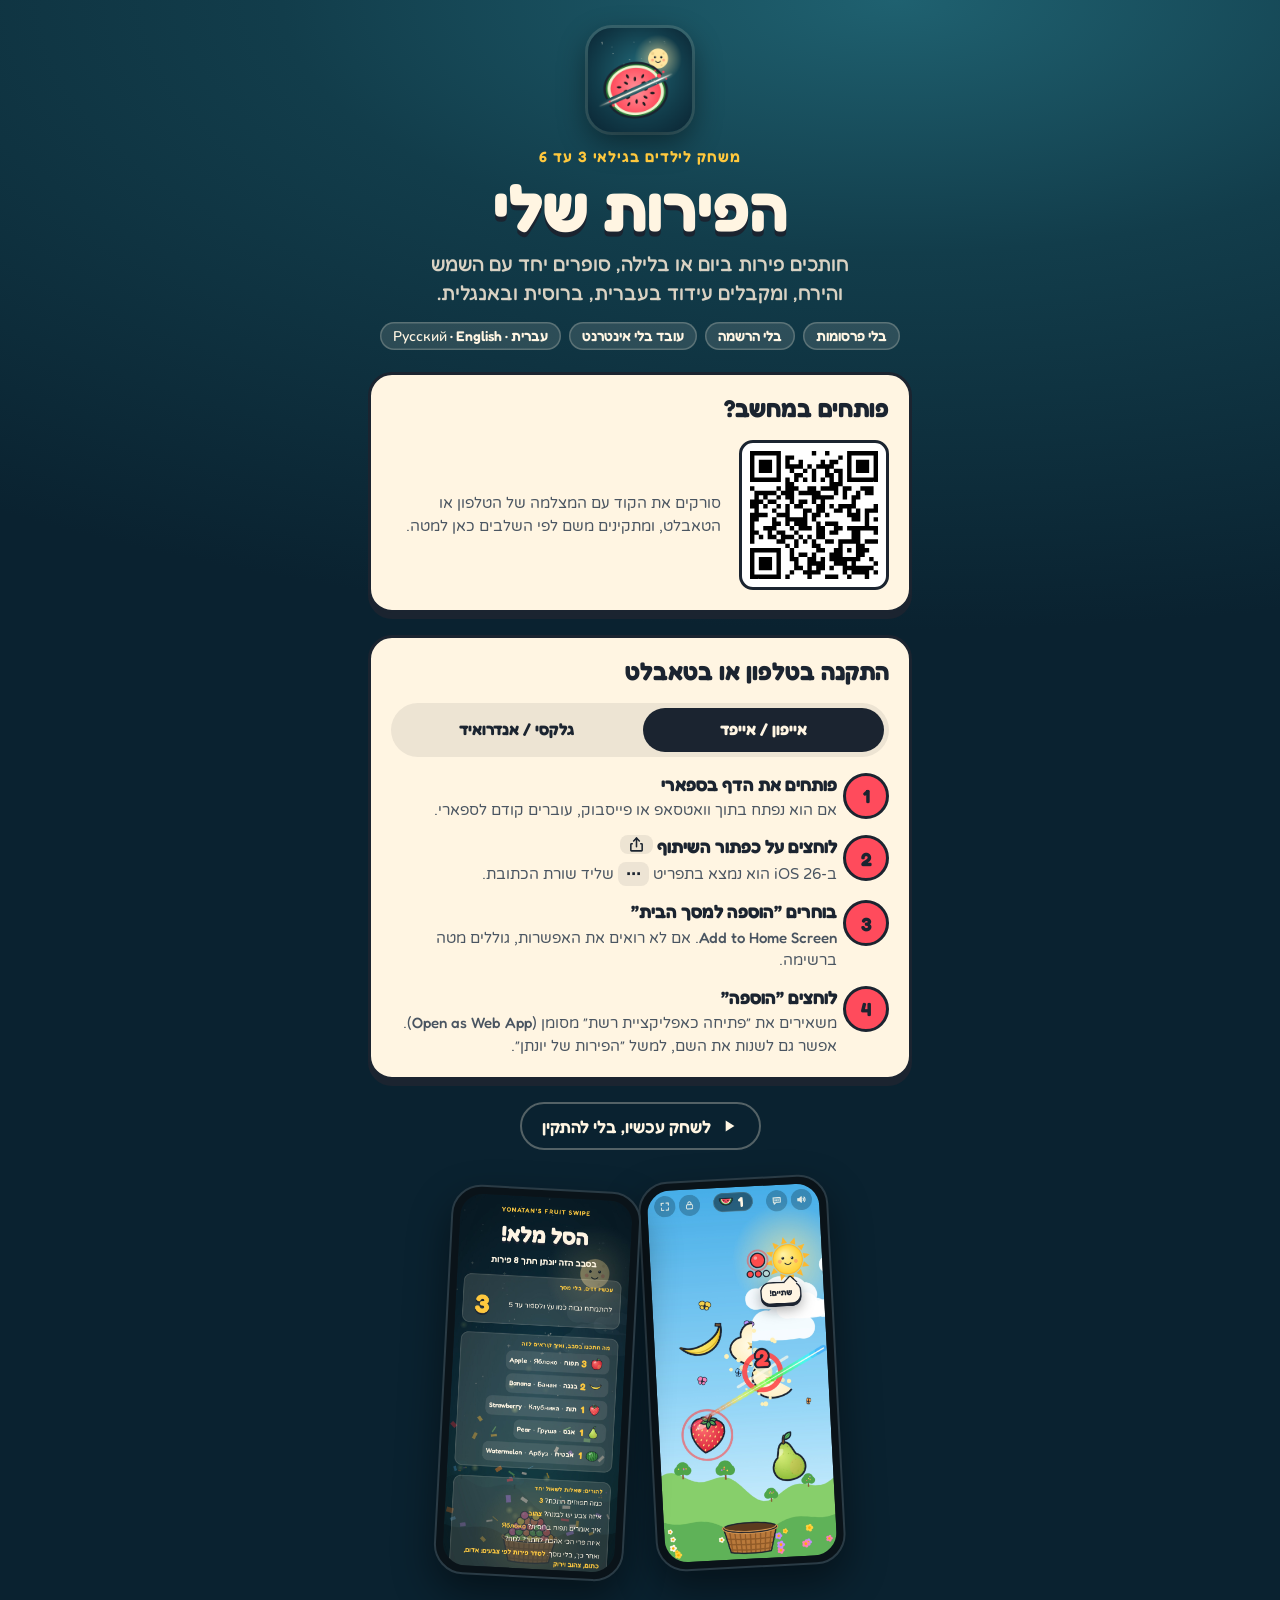
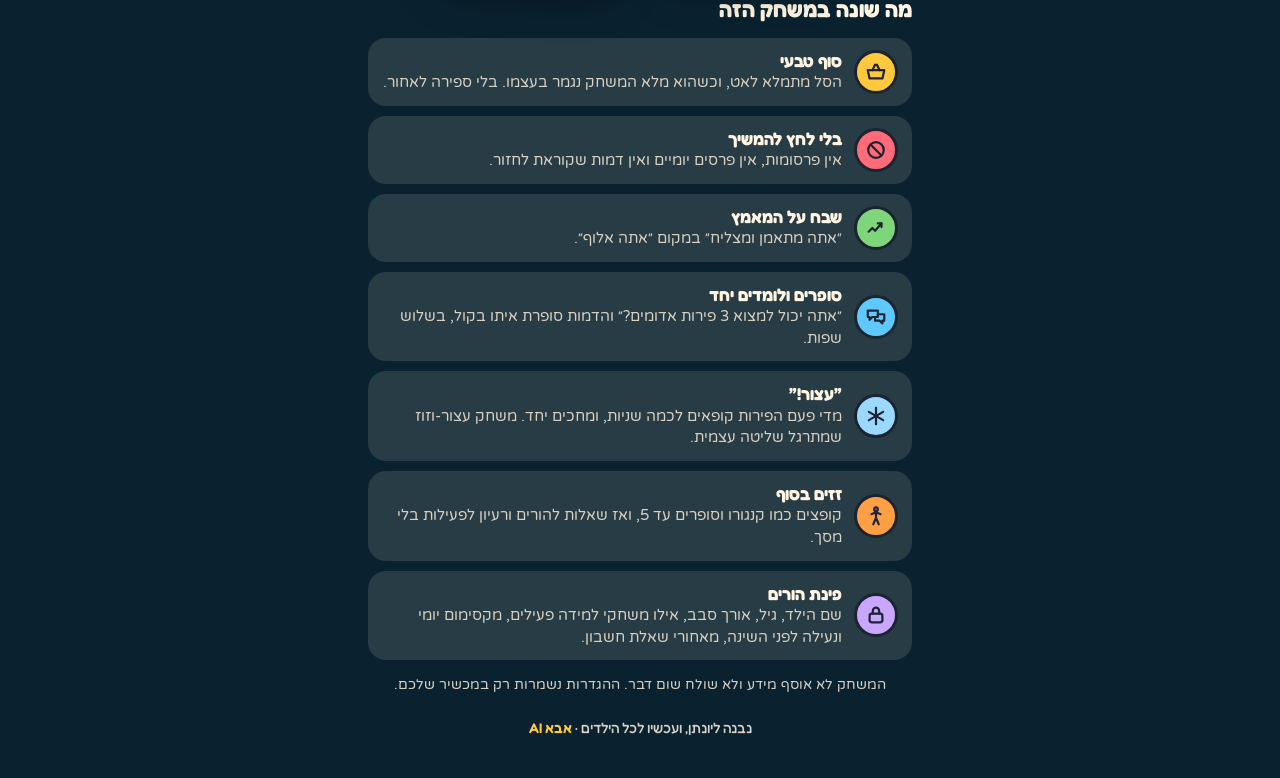
<file: index.html>
<!doctype html>
<html lang="he" dir="rtl">
<head>
<meta charset="utf-8">
<meta name="viewport" content="width=device-width, initial-scale=1, viewport-fit=cover">
<title>הפירות שלי · הורדה</title>
<meta name="description" content="משחק חיתוך פירות רגוע לילדים בגילאי 3 עד 6, עם ירח שמדבר בעברית, ברוסית ובאנגלית. בלי פרסומות, ועובד גם בלי אינטרנט.">
<meta property="og:type" content="website">
<meta property="og:title" content="הפירות שלי · משחק עם סוף טוב">
<meta property="og:description" content="משחק חיתוך פירות רגוע לילדים בגילאי 3 עד 6. בלי פרסומות, עובד בלי אינטרנט, והירח מעודד בעברית, ברוסית ובאנגלית.">
<meta property="og:url" content="https://stasikboss.github.io/fruit-swipe/">
<meta property="og:image" content="https://stasikboss.github.io/fruit-swipe/og.jpg">
<meta property="og:image:width" content="1200">
<meta property="og:image:height" content="630">
<meta name="twitter:card" content="summary_large_image">
<meta name="theme-color" content="#0d2a36">
<link rel="manifest" href="manifest.webmanifest">
<link rel="icon" href="icons/favicon-32.png" sizes="32x32" type="image/png">
<link rel="apple-touch-icon" href="icons/apple-touch-icon.png">
<meta name="apple-mobile-web-app-capable" content="yes">
<meta name="mobile-web-app-capable" content="yes">
<meta name="apple-mobile-web-app-title" content="הפירות שלי">
<meta name="apple-mobile-web-app-status-bar-style" content="black-translucent">
<link rel="stylesheet" href="fonts/fonts.css">
<script>
  // Opened from the home screen: go straight to the game.
  (function(){
    var app = (window.matchMedia && (matchMedia('(display-mode: standalone)').matches || matchMedia('(display-mode: fullscreen)').matches)) || navigator.standalone === true;
    if (app) location.replace('play.html');
  })();
</script>
<style>
/* Layout: one centered column on the game's night sky; the install card comes first, then a preview and the parents' notes */
:root{
  --sky:#0d2a36;
  --sky-deep:#0a2230;
  --ink:#1b2430;
  --ink-soft:#4a5561;
  --cream:#fff5e2;
  --cream-soft:#d9d2c3;
  --melon:#ff4b5c;
  --gold:#ffc83d;
  --glass:rgba(255,245,226,.12);
  --font-display:"Fredoka","Nunito","Varela Round",ui-rounded,system-ui,sans-serif;
  --font-body:"Varela Round","Nunito","Fredoka",ui-rounded,system-ui,sans-serif;
  color-scheme:dark;
}
*{box-sizing:border-box}
html{background:var(--sky-deep)}
body{margin:0;min-height:100vh;color:var(--cream);font-family:var(--font-body);
  background:radial-gradient(ellipse 120% 70% at 70% 0%, #1f6170 0%, #123d4b 40%, var(--sky-deep) 100%) fixed, var(--sky-deep);
  -webkit-text-size-adjust:100%}
[hidden]{display:none!important}
.wrap{max-width:36rem;margin:0 auto;padding-inline:16px;padding-block:calc(env(safe-area-inset-top,0px) + 28px) calc(env(safe-area-inset-bottom,0px) + 40px);display:grid;gap:22px}

.hero{display:grid;justify-items:center;text-align:center;gap:10px}
.app-icon{width:104px;height:104px;border-radius:24px;box-shadow:0 10px 30px rgba(0,0,0,.45),0 0 0 3px rgba(255,245,226,.15)}
.eyebrow{margin:6px 0 0;font:600 15px/1.2 var(--font-display);letter-spacing:.06em;color:var(--gold)}
h1{margin:0;font:700 clamp(44px,13vw,64px)/1 var(--font-display);text-shadow:0 5px 0 var(--ink)}
.lede{margin:0;max-width:30rem;font:500 clamp(17px,4.4vw,20px)/1.45 var(--font-display);color:var(--cream-soft);text-wrap:balance}
.badges{display:flex;flex-wrap:wrap;justify-content:center;gap:8px;margin-top:4px}
.badge{padding:7px 13px;border-radius:999px;background:var(--glass);box-shadow:inset 0 0 0 1.5px rgba(255,245,226,.22);font:600 14px/1 var(--font-display);color:var(--cream)}

.card{background:var(--cream);color:var(--ink);border:3px solid var(--ink);border-radius:24px;box-shadow:0 6px 0 var(--ink);padding:20px;display:grid;gap:16px}
.card h2{margin:0;font:700 24px/1.2 var(--font-display)}
.card p{margin:0}
.muted{font:400 15px/1.5 var(--font-body);color:var(--ink-soft)}

.warn{background:#fff1c9;border-color:var(--ink)}
.warn h2{display:flex;align-items:center;gap:10px}
.warn svg{flex:none}

.seg{display:grid;grid-template-columns:1fr 1fr;gap:6px;padding:5px;border-radius:999px;background:rgba(27,36,48,.08)}
.seg button{min-height:44px;border:0;border-radius:999px;background:transparent;color:var(--ink);font:700 16px/1.1 var(--font-display);cursor:pointer;padding:8px 10px}
.seg button[aria-selected="true"]{background:var(--ink);color:var(--cream)}
.seg button:focus-visible,.btn:focus-visible,.link:focus-visible{outline:3px solid var(--gold);outline-offset:2px}

.steps{list-style:none;margin:0;padding:0;display:grid;gap:14px;counter-reset:step}
.steps li{display:grid;grid-template-columns:40px 1fr;gap:12px;align-items:start;counter-increment:step}
.steps li::before{content:counter(step);display:grid;place-items:center;width:40px;height:40px;border-radius:50%;background:var(--melon);border:3px solid var(--ink);font:700 19px/1 var(--font-display);color:var(--ink)}
.step-title{display:block;font:700 18px/1.3 var(--font-display)}
.step-text{display:block;margin-top:3px;font:400 15px/1.5 var(--font-body);color:var(--ink-soft)}
.ui{display:inline-flex;align-items:center;gap:5px;padding:1px 8px;border-radius:8px;background:rgba(27,36,48,.08);font:600 15px/1.5 var(--font-display);color:var(--ink);white-space:nowrap}
.ui svg{width:17px;height:17px}
bdi.en{font-family:var(--font-display)}

.btn{display:flex;align-items:center;justify-content:center;gap:10px;min-height:56px;padding:12px 22px;border-radius:999px;border:3px solid var(--ink);
  background:var(--melon);color:var(--ink);font:700 20px/1.1 var(--font-display);text-decoration:none;cursor:pointer;box-shadow:0 5px 0 var(--ink)}
.btn.secondary{background:var(--cream);box-shadow:0 4px 0 var(--ink);font-size:17px;min-height:50px}
.btn svg{width:22px;height:22px;flex:none}
.fix-voice{margin-top:16px;padding-top:14px;border-top:2px solid rgba(27,36,48,.12)}
.fix-voice summary{cursor:pointer;min-height:32px;font:700 16px/1.3 var(--font-display)}
.fix-voice summary:focus-visible{outline:3px solid var(--gold);outline-offset:2px}
.fix-voice p{margin-top:8px}
.done{display:flex;gap:12px;align-items:center;padding:14px 16px;border-radius:16px;background:#e3f6d9;font:600 16px/1.4 var(--font-display)}

.qr-row{display:grid;grid-template-columns:auto 1fr;gap:18px;align-items:center}
.qr{width:150px;height:150px;padding:8px;border-radius:14px;background:#ffffff;border:3px solid var(--ink)}
.qr svg{display:block;width:100%;height:100%}

.play-link{display:flex;justify-content:center}
.link{display:inline-flex;align-items:center;gap:8px;min-height:48px;padding:10px 20px;border-radius:999px;border:2px solid rgba(255,245,226,.3);color:var(--cream);text-decoration:none;font:600 17px/1 var(--font-display)}
.link:hover{border-color:var(--cream)}
.link svg{width:20px;height:20px}

.shots{display:flex;justify-content:center;gap:14px;padding-block:6px}
.shot{width:min(42vw,190px);padding:7px;border-radius:30px;background:#0a1319;border:2px solid #2a3b45;box-shadow:0 18px 40px rgba(0,0,0,.45)}
.shot img{display:block;width:100%;height:auto;border-radius:23px}
.shot:first-child{transform:rotate(-3deg)}
.shot:last-child{transform:rotate(3deg) translateY(10px)}

.why{display:grid;gap:14px}
.why h2{margin:0;font:700 22px/1.25 var(--font-display);color:var(--cream)}
.why-list{list-style:none;margin:0;padding:0;display:grid;gap:10px}
.why-list li{display:grid;grid-template-columns:44px 1fr;gap:12px;align-items:center;padding:12px 14px;border-radius:18px;background:var(--glass)}
.why-dot{width:44px;height:44px;border-radius:50%;border:3px solid var(--ink);display:grid;place-items:center}
.why-dot svg{width:22px;height:22px}
.why-title{display:block;font:700 17px/1.3 var(--font-display);color:var(--cream)}
.why-text{display:block;font:400 15px/1.45 var(--font-body);color:var(--cream-soft)}
.privacy{margin:0;font:400 14px/1.5 var(--font-body);color:var(--cream-soft);text-align:center;text-wrap:balance}
footer{text-align:center;font:500 14px/1.5 var(--font-display);color:var(--cream-soft)}
footer strong{color:var(--gold);font-weight:600}
</style>
</head>
<body>
<div class="wrap">

  <header class="hero">
    <img class="app-icon" src="icons/icon-512.png" alt="" width="104" height="104">
    <p class="eyebrow">משחק לילדים בגילאי 3 עד 6</p>
    <h1>הפירות שלי</h1>
    <p class="lede">חותכים פירות ביום או בלילה, סופרים יחד עם השמש והירח, ומקבלים עידוד בעברית, ברוסית ובאנגלית.</p>
    <div class="badges">
      <span class="badge">בלי פרסומות</span>
      <span class="badge">בלי הרשמה</span>
      <span class="badge">עובד בלי אינטרנט</span>
      <span class="badge">עברית · Русский · English</span>
    </div>
  </header>

  <section class="card warn" id="inapp" hidden aria-labelledby="inapp-title">
    <h2 id="inapp-title">
      <svg width="26" height="26" viewBox="0 0 24 24" fill="none" stroke="#1b2430" stroke-width="2.4" stroke-linecap="round" stroke-linejoin="round" aria-hidden="true"><path d="M12 3l9.5 17h-19z"/><path d="M12 10v4.5M12 17.5h.01"/></svg>
      <span>פתחתם מתוך <span id="inapp-name">פייסבוק</span></span>
    </h2>
    <p class="muted">מתוך האפליקציה הזו אי אפשר להתקין, ובאנדרואיד גם הדמות לא תדבר שם. פותחים את הקישור בדפדפן הרגיל של הטלפון, וממשיכים משם.</p>
    <p class="muted" id="inapp-ios" hidden>לוחצים על <span class="ui">⋯</span> או על סמל המצפן בפינת המסך, ובוחרים לפתוח בספארי (Open in Safari).</p>
    <a class="btn" id="open-chrome" href="#" hidden>
      <svg viewBox="0 0 24 24" fill="none" stroke="currentColor" stroke-width="2.4" stroke-linecap="round" stroke-linejoin="round" aria-hidden="true"><path d="M14 4h6v6"/><path d="M20 4l-9 9"/><path d="M18 14v5a1 1 0 0 1-1 1H5a1 1 0 0 1-1-1V7a1 1 0 0 1 1-1h5"/></svg>
      <span>פתיחה ב-Chrome</span>
    </a>
    <button class="btn secondary" type="button" id="copy-link">העתקת הקישור</button>
    <p class="muted" id="copy-done" hidden role="status">הקישור הועתק. מדביקים אותו בשורת הכתובת של הדפדפן.</p>
    <p class="muted" id="copy-fallback" hidden>מעתיקים את הקישור: <bdi dir="ltr" id="copy-url"></bdi></p>
  </section>

  <section class="card" id="desktop" hidden aria-labelledby="desktop-title">
    <h2 id="desktop-title">פותחים במחשב?</h2>
    <div class="qr-row">
      <div class="qr" id="qr" role="img" aria-label="קוד QR לדף ההורדה"></div>
      <p class="muted">סורקים את הקוד עם המצלמה של הטלפון או הטאבלט, ומתקינים משם לפי השלבים כאן למטה.</p>
    </div>
  </section>

  <section class="card" id="install" aria-labelledby="install-title">
    <h2 id="install-title">התקנה בטלפון או בטאבלט</h2>
    <div class="seg" role="tablist" aria-label="סוג המכשיר">
      <button type="button" role="tab" id="tab-ios" aria-controls="panel-ios" aria-selected="true">אייפון / אייפד</button>
      <button type="button" role="tab" id="tab-android" aria-controls="panel-android" aria-selected="false">גלקסי / אנדרואיד</button>
    </div>

    <div id="panel-ios" role="tabpanel" aria-labelledby="tab-ios">
      <ol class="steps">
        <li><span><span class="step-title">פותחים את הדף בספארי</span><span class="step-text">אם הוא נפתח בתוך וואטסאפ או פייסבוק, עוברים קודם לספארי.</span></span></li>
        <li><span><span class="step-title">לוחצים על כפתור השיתוף <span class="ui"><svg viewBox="0 0 24 24" fill="none" stroke="currentColor" stroke-width="2.2" stroke-linecap="round" stroke-linejoin="round" aria-hidden="true"><path d="M12 3v12"/><path d="M8 7l4-4 4 4"/><path d="M6 11H5a1 1 0 0 0-1 1v8a1 1 0 0 0 1 1h14a1 1 0 0 0 1-1v-8a1 1 0 0 0-1-1h-1"/></svg></span></span><span class="step-text">ב-iOS 26 הוא נמצא בתפריט <span class="ui">⋯</span> שליד שורת הכתובת.</span></span></li>
        <li><span><span class="step-title">בוחרים ״הוספה למסך הבית״</span><span class="step-text"><bdi class="en" dir="ltr">Add to Home Screen</bdi>. אם לא רואים את האפשרות, גוללים מטה ברשימה.</span></span></li>
        <li><span><span class="step-title">לוחצים ״הוספה״</span><span class="step-text">משאירים את ״פתיחה כאפליקציית רשת״ מסומן (<bdi class="en" dir="ltr">Open as Web App</bdi>). אפשר גם לשנות את השם, למשל ״הפירות של יונתן״.</span></span></li>
      </ol>
    </div>

    <div id="panel-android" role="tabpanel" aria-labelledby="tab-android" hidden>
      <div id="android-oneclick" hidden>
        <button class="btn" type="button" id="install-btn">
          <svg viewBox="0 0 24 24" fill="none" stroke="currentColor" stroke-width="2.6" stroke-linecap="round" stroke-linejoin="round" aria-hidden="true"><path d="M12 4v11"/><path d="M7 10l5 5 5-5"/><path d="M5 20h14"/></svg>
          <span>התקנת המשחק</span>
        </button>
        <p class="muted" style="margin-top:12px">ההתקנה לוקחת כמה שניות, בלי חנות ובלי הרשמה.</p>
      </div>
      <ol class="steps" id="android-steps">
        <li><span><span class="step-title">פותחים את הדף ב-Chrome</span><span class="step-text">אם הוא נפתח בתוך אפליקציה אחרת (פייסבוק, אינסטגרם, Claude), עוברים קודם ל-Chrome. אפשר גם Samsung Internet.</span></span></li>
        <li><span><span class="step-title">ב-Chrome: לוחצים על <span class="ui">⋮</span></span><span class="step-text">ובוחרים ״התקנת אפליקציה״ או ״הוספה למסך הבית״ (<bdi class="en" dir="ltr">Install app / Add to Home screen</bdi>).</span></span></li>
        <li><span><span class="step-title">ב-Samsung Internet: לוחצים על <span class="ui">☰</span></span><span class="step-text">ובוחרים ״הוספת דף אל״ ואז ״מסך הבית״ (<bdi class="en" dir="ltr">Add page to › Home screen</bdi>).</span></span></li>
        <li><span><span class="step-title">מאשרים ״התקנה״</span><span class="step-text">הסמל ״הפירות שלי״ יופיע במסך הבית.</span></span></li>
      </ol>
      <details class="fix-voice">
        <summary>הדמות לא מדברת באנדרואיד?</summary>
        <p class="muted">הקול מגיע ממנוע ההקראה של הטלפון. בהגדרות ← ניהול כללי ← טקסט לדיבור (<bdi class="en" dir="ltr">Text-to-speech</bdi>): בוחרים מנוע מועדף של Google, נכנסים להתקנת נתוני קול (<bdi class="en" dir="ltr">Install voice data</bdi>), מורידים עברית, רוסית ואנגלית, ולוחצים ״השמעה״ לבדיקה. אחר כך סוגרים לגמרי את Chrome ואת המשחק ופותחים מחדש. במשחק עצמו, בהגדרות להורים, יש ״בדיקת קול״ לכל שפה.</p>
      </details>
    </div>

    <p class="done" id="installed" hidden role="status">
      <svg width="26" height="26" viewBox="0 0 24 24" fill="none" stroke="#1b2430" stroke-width="2.6" stroke-linecap="round" stroke-linejoin="round" aria-hidden="true"><path d="M5 12.5l4.5 4.5L19 7.5"/></svg>
      <span>מותקן. פותחים את ״הפירות שלי״ ממסך הבית.</span>
    </p>
  </section>

  <div class="play-link">
    <a class="link" href="play.html">
      <svg viewBox="0 0 24 24" fill="currentColor" aria-hidden="true"><path d="M8 5.5v13l10.5-6.5z"/></svg>
      <span>לשחק עכשיו, בלי להתקין</span>
    </a>
  </div>

  <div class="shots" aria-label="צילומי מסך מהמשחק">
    <div class="shot"><img src="screens/game.jpg" alt="ביום: השמש מבקשת שלושה פירות אדומים וסופרת יחד, שתיים!" width="1170" height="2532" loading="lazy"></div>
    <div class="shot"><img src="screens/end.jpg" alt="בלילה, מסך הסיום: תנועה וספירה יחד, מה חתכנו בשלוש שפות ושאלות להורים" width="1170" height="2532" loading="lazy"></div>
  </div>

  <section class="why" aria-labelledby="why-title">
    <h2 id="why-title">מה שונה במשחק הזה</h2>
    <ul class="why-list">
      <li>
        <span class="why-dot" style="background:#ffc83d"><svg viewBox="0 0 24 24" fill="none" stroke="#1b2430" stroke-width="2.4" stroke-linecap="round" stroke-linejoin="round" aria-hidden="true"><path d="M3 10h18l-2 9H5z"/><path d="M8 10l3-6M16 10l-3-6"/></svg></span>
        <span><span class="why-title">סוף טבעי</span><span class="why-text">הסל מתמלא לאט, וכשהוא מלא המשחק נגמר בעצמו. בלי ספירה לאחור.</span></span>
      </li>
      <li>
        <span class="why-dot" style="background:#ff6b78"><svg viewBox="0 0 24 24" fill="none" stroke="#1b2430" stroke-width="2.4" stroke-linecap="round" stroke-linejoin="round" aria-hidden="true"><circle cx="12" cy="12" r="8.5"/><path d="M6 6l12 12"/></svg></span>
        <span><span class="why-title">בלי לחץ להמשיך</span><span class="why-text">אין פרסומות, אין פרסים יומיים ואין דמות שקוראת לחזור.</span></span>
      </li>
      <li>
        <span class="why-dot" style="background:#7fd67a"><svg viewBox="0 0 24 24" fill="none" stroke="#1b2430" stroke-width="2.4" stroke-linecap="round" stroke-linejoin="round" aria-hidden="true"><path d="M4 16l4-4 3 3 7-8"/><path d="M14 7h4v4"/></svg></span>
        <span><span class="why-title">שבח על המאמץ</span><span class="why-text">״אתה מתאמן ומצליח״ במקום ״אתה אלוף״.</span></span>
      </li>
      <li>
        <span class="why-dot" style="background:#5ec8ff"><svg viewBox="0 0 24 24" fill="none" stroke="#1b2430" stroke-width="2.4" stroke-linecap="round" stroke-linejoin="round" aria-hidden="true"><path d="M3 5h11v7H8l-3 3v-3H3z"/><path d="M14 9h7v7h-2v3l-3-3h-5v-2"/></svg></span>
        <span><span class="why-title">סופרים ולומדים יחד</span><span class="why-text">״אתה יכול למצוא 3 פירות אדומים?״ והדמות סופרת איתו בקול, בשלוש שפות.</span></span>
      </li>
      <li>
        <span class="why-dot" style="background:#9ad8ff"><svg viewBox="0 0 24 24" fill="none" stroke="#1b2430" stroke-width="2.4" stroke-linecap="round" stroke-linejoin="round" aria-hidden="true"><path d="M12 3v18M4.2 7.5l15.6 9M4.2 16.5l15.6-9"/></svg></span>
        <span><span class="why-title">״עצור!״</span><span class="why-text">מדי פעם הפירות קופאים לכמה שניות, ומחכים יחד. משחק עצור-וזוז שמתרגל שליטה עצמית.</span></span>
      </li>
      <li>
        <span class="why-dot" style="background:#ff9f43"><svg viewBox="0 0 24 24" fill="none" stroke="#1b2430" stroke-width="2.4" stroke-linecap="round" stroke-linejoin="round" aria-hidden="true"><circle cx="12" cy="4.5" r="2"/><path d="M12 7v7M7 10l5-2 5 2M9 21l3-7 3 7"/></svg></span>
        <span><span class="why-title">זזים בסוף</span><span class="why-text">קופצים כמו קנגורו וסופרים עד 5, ואז שאלות להורים ורעיון לפעילות בלי מסך.</span></span>
      </li>
      <li>
        <span class="why-dot" style="background:#c9a7ff"><svg viewBox="0 0 24 24" fill="none" stroke="#1b2430" stroke-width="2.4" stroke-linecap="round" stroke-linejoin="round" aria-hidden="true"><rect x="5" y="10.5" width="14" height="9.5" rx="2.5"/><path d="M8.5 10.5V7.5a3.5 3.5 0 0 1 7 0v3"/></svg></span>
        <span><span class="why-title">פינת הורים</span><span class="why-text">שם הילד, גיל, אורך סבב, אילו משחקי למידה פעילים, מקסימום יומי ונעילה לפני השינה, מאחורי שאלת חשבון.</span></span>
      </li>
    </ul>
    <p class="privacy">המשחק לא אוסף מידע ולא שולח שום דבר. ההגדרות נשמרות רק במכשיר שלכם.</p>
  </section>

  <footer>נבנה ליונתן, ועכשיו לכל הילדים · <strong>אבא AI</strong></footer>
</div>

<script>
(function(){
  'use strict';
  var $ = function(id){ return document.getElementById(id); };
  var ua = navigator.userAgent || '';
  var isIOS = /iPad|iPhone|iPod/.test(ua) || (navigator.platform === 'MacIntel' && navigator.maxTouchPoints > 1);
  var isAndroid = /Android/i.test(ua);
  var isMobile = isIOS || isAndroid;
  var inAppKnown = /FBAN|FBAV|FB_IAB|FBIOS|Instagram|Messenger|musical_ly|TikTok|Line\//i.test(ua);
  var inApp = inAppKnown || (isAndroid && /; wv\)/.test(ua));
  var cleanUrl = location.origin + location.pathname + location.search;

  /* Device tabs: the visitor's own device first; #ios or #android in the link forces one. */
  var tabs = { ios: $('tab-ios'), android: $('tab-android') };
  var panels = { ios: $('panel-ios'), android: $('panel-android') };
  function show(which){
    ['ios', 'android'].forEach(function(k){
      var on = k === which;
      tabs[k].setAttribute('aria-selected', String(on));
      tabs[k].tabIndex = on ? 0 : -1;
      panels[k].hidden = !on;
    });
  }
  tabs.ios.addEventListener('click', function(){ show('ios'); });
  tabs.android.addEventListener('click', function(){ show('android'); });
  [tabs.ios, tabs.android].forEach(function(t){
    t.addEventListener('keydown', function(e){
      if (e.key === 'ArrowLeft' || e.key === 'ArrowRight'){ var next = t === tabs.ios ? 'android' : 'ios'; show(next); tabs[next].focus(); }
    });
  });
  var hash = (location.hash || '').replace('#', '');
  show(hash === 'android' || hash === 'galaxy' ? 'android' : hash === 'ios' ? 'ios' : (isAndroid ? 'android' : 'ios'));

  /* Opened inside Facebook, Instagram and similar: installing only works from the real browser. */
  if (inApp){
    $('inapp').hidden = false;
    $('inapp-name').textContent = /Instagram/i.test(ua) ? 'אינסטגרם' : /Messenger/i.test(ua) ? 'מסנג׳ר' : /musical_ly|TikTok/i.test(ua) ? 'טיקטוק' : /FBAN|FBAV|FB_IAB|FBIOS/i.test(ua) ? 'פייסבוק' : 'אפליקציה אחרת';
    if (isIOS) $('inapp-ios').hidden = false;
    if (isAndroid){
      var chrome = $('open-chrome');
      chrome.href = 'intent://' + location.host + location.pathname + location.search + '#Intent;scheme=https;package=com.android.chrome;S.browser_fallback_url=' + encodeURIComponent(cleanUrl) + ';end';
      chrome.hidden = false;
    }
  }
  $('copy-link').addEventListener('click', function(){
    var done = function(){ $('copy-done').hidden = false; $('copy-fallback').hidden = true; };
    var fail = function(){ $('copy-url').textContent = cleanUrl; $('copy-fallback').hidden = false; };
    try { navigator.clipboard.writeText(cleanUrl).then(done, fail); } catch (e) { fail(); }
  });

  /* On a computer: a QR code to open this page on the phone. */
  if (!isMobile){
    $('desktop').hidden = false;
    var s = document.createElement('script');
    s.src = 'qr.js';
    s.onload = function(){
      try { var qr = qrcode(0, 'M'); qr.addData(cleanUrl); qr.make(); $('qr').innerHTML = qr.createSvgTag({ cellSize: 4, margin: 0, scalable: true }); } catch (e) { $('desktop').hidden = true; }
    };
    s.onerror = function(){ $('desktop').hidden = true; };
    document.head.appendChild(s);
  }

  /* Android and Chrome: a one-tap install button when the browser offers it. */
  var deferred = null;
  window.addEventListener('beforeinstallprompt', function(e){
    e.preventDefault();
    deferred = e;
    $('android-oneclick').hidden = false;
    $('android-steps').hidden = true;
  });
  $('install-btn').addEventListener('click', function(){
    if (!deferred) return;
    deferred.prompt();
    deferred.userChoice.then(function(r){
      deferred = null;
      $('android-oneclick').hidden = true;
      if (r && r.outcome === 'accepted') $('installed').hidden = false;
      else $('android-steps').hidden = false;
    });
  });
  window.addEventListener('appinstalled', function(){
    $('installed').hidden = false;
    $('android-oneclick').hidden = true;
  });

  if ('serviceWorker' in navigator) window.addEventListener('load', function(){ navigator.serviceWorker.register('sw.js').catch(function(){}); });
})();
</script>
</body>
</html>
</file>
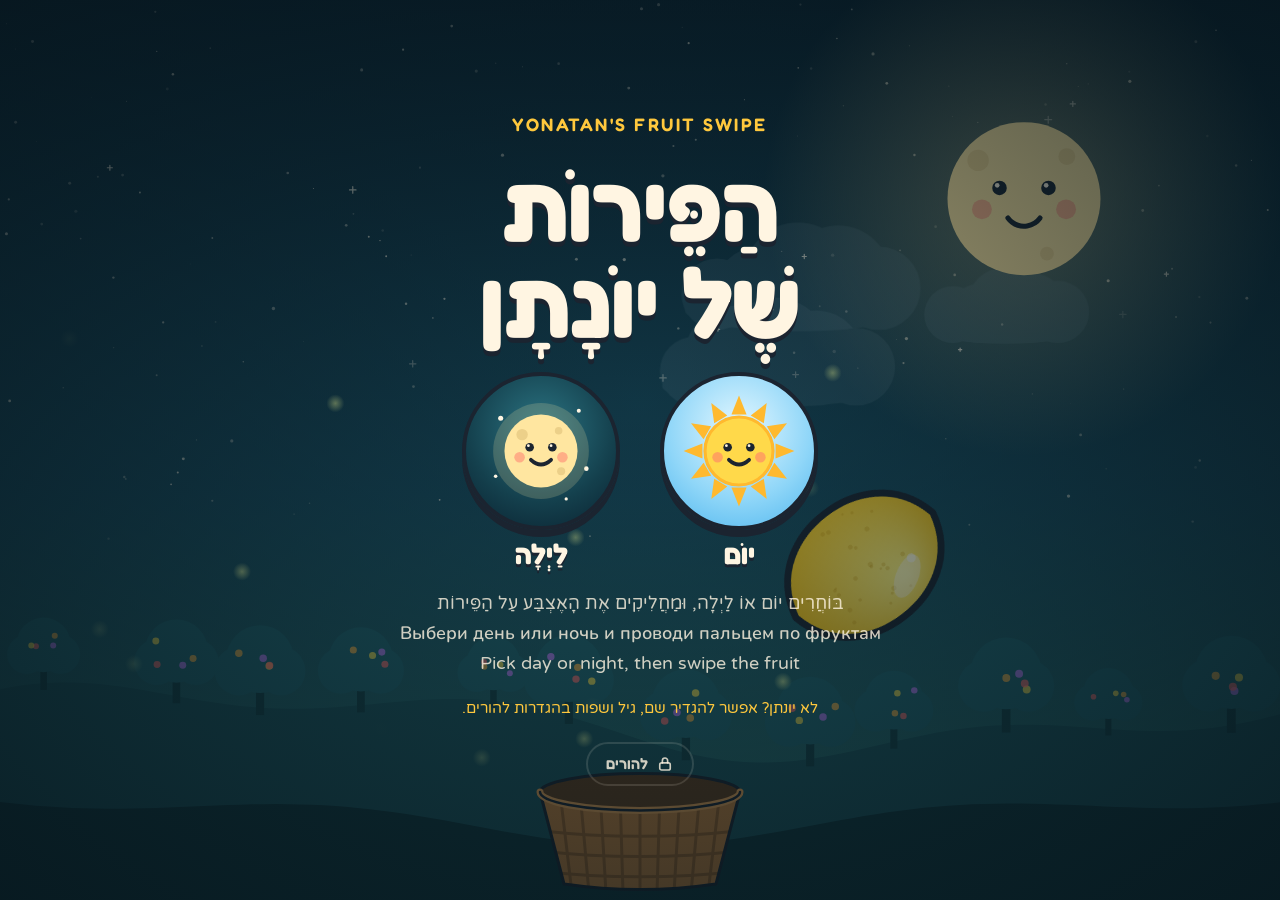
<file: play.html>
<!doctype html>
<html lang="he">
<head>
<meta charset="utf-8">
<meta name="viewport" content="width=device-width, initial-scale=1, maximum-scale=1, user-scalable=no, viewport-fit=cover">
<title>הפירות שלי</title>
<meta name="description" content="משחק חיתוך פירות רגוע לילדים בגילאי 3 עד 6, עם ירח שמדבר בעברית, ברוסית ובאנגלית.">
<meta name="theme-color" content="#0d2a36">
<link rel="manifest" href="manifest.webmanifest">
<link rel="icon" href="icons/favicon-32.png" sizes="32x32" type="image/png">
<link rel="apple-touch-icon" href="icons/apple-touch-icon.png">
<meta name="apple-mobile-web-app-capable" content="yes">
<meta name="mobile-web-app-capable" content="yes">
<meta name="apple-mobile-web-app-title" content="הפירות שלי">
<meta name="apple-mobile-web-app-status-bar-style" content="black-translucent">
<link rel="stylesheet" href="fonts/fonts.css">
<style>
/* Layout: one full-bleed canvas (a night orchard or a sunny garden, a basket that fills over the round); counter and small controls float over the sky; parent settings sit behind a parent check */
:root{
  --sky:#0d2a36;
  --ink:#1b2430;
  --ink-soft:#4a5561;
  --cream:#fff5e2;
  --cream-soft:rgba(255,245,226,.8);
  --melon:#ff4b5c;
  --gold:#ffc83d;
  --glass:rgba(255,245,226,.13);
  --shade:rgba(8,26,34,.55);
  --font-display:"Fredoka","Nunito","Varela Round",ui-rounded,"Arial Rounded MT Bold",system-ui,sans-serif;
  --font-body:"Varela Round","Nunito","Fredoka",ui-rounded,system-ui,sans-serif;
  color-scheme:dark;
}
html{height:100%;overflow:hidden;box-sizing:border-box;background:var(--sky)}
[hidden]{display:none!important}
body{height:100%;margin:0;background:var(--sky);color:var(--cream);font-family:var(--font-body);overflow:hidden;
  touch-action:none;user-select:none;-webkit-user-select:none;-webkit-touch-callout:none;overscroll-behavior:none;-webkit-tap-highlight-color:transparent}
#game{position:fixed;inset:0;width:100%;height:100%;display:block;touch-action:none;cursor:crosshair;z-index:0}

/* HUD */
.hud{position:fixed;inset:0 0 auto 0;z-index:2;display:grid;grid-template-columns:1fr auto 1fr;align-items:start;gap:12px;
  padding-inline:16px;padding-block:calc(env(safe-area-inset-top,0px) + 12px) 0;pointer-events:none}
.hud-left{justify-self:start;display:flex;gap:8px}
.hud-right{justify-self:end;display:flex;gap:8px}
.icon-btn{pointer-events:auto;width:48px;height:48px;border-radius:50%;border:0;padding:0;background:var(--glass);color:var(--cream);
  display:grid;place-items:center;cursor:pointer;opacity:.75;-webkit-backdrop-filter:blur(6px);backdrop-filter:blur(6px)}
.icon-btn:hover{opacity:1}
.icon-btn:focus-visible{outline:3px solid var(--gold);outline-offset:2px;opacity:1}
.icon-btn svg{width:24px;height:24px}
.day .icon-btn{background:rgba(13,42,54,.34);opacity:.85}
.counter{display:flex;align-items:center;gap:10px;padding:6px 22px 6px 12px;border-radius:999px;background:var(--shade);
  box-shadow:inset 0 0 0 2px var(--glass);font:700 clamp(30px,8vw,52px)/1 var(--font-display);font-variant-numeric:tabular-nums;color:var(--cream)}
.counter svg{width:clamp(34px,8vw,46px);height:auto;flex:none}
.counter.pop{animation:pop .3s ease-out}
@keyframes pop{0%{transform:scale(1)}40%{transform:scale(1.22)}100%{transform:scale(1)}}

/* Cheer on every 10 fruits */
.cheer{position:fixed;left:50%;top:44%;z-index:3;display:grid;justify-items:center;gap:6px;pointer-events:none;opacity:0;transform:translate(-50%,-50%)}
.cheer.show{animation:cheer 1.8s cubic-bezier(.2,1.3,.4,1) both}
.cheer-num{font:700 clamp(96px,26vw,190px)/.9 var(--font-display);color:var(--gold);font-variant-numeric:tabular-nums;
  text-shadow:0 7px 0 var(--ink),0 0 48px rgba(255,200,61,.55)}
@keyframes cheer{
  0%{opacity:0;transform:translate(-50%,-50%) scale(.3) rotate(-10deg)}
  18%{opacity:1;transform:translate(-50%,-50%) scale(1.08) rotate(3deg)}
  30%{opacity:1;transform:translate(-50%,-50%) scale(1) rotate(0)}
  78%{opacity:1;transform:translate(-50%,-52%) scale(1)}
  100%{opacity:0;transform:translate(-50%,-64%) scale(.96)}
}

/* The talking character's speech bubble (positioned under it from script) */
.bubble{position:fixed;left:0;top:0;z-index:5;max-width:min(78vw,26rem);padding:10px 18px 12px;border-radius:22px;
  background:var(--cream);color:var(--ink);border:3px solid var(--ink);box-shadow:0 5px 0 var(--ink),0 12px 30px rgba(0,0,0,.35);
  font:700 clamp(18px,4.8vw,26px)/1.25 var(--font-display);text-wrap:balance;pointer-events:none;
  transform-origin:var(--tail-x,50%) -12px;animation:bubble-in .38s cubic-bezier(.2,1.4,.4,1) both}
.bubble::before{content:"";position:absolute;top:-13px;left:var(--tail-x,50%);width:20px;height:20px;background:var(--cream);
  border-left:3px solid var(--ink);border-top:3px solid var(--ink);border-top-left-radius:5px;transform:translateX(-50%) rotate(45deg)}
@keyframes bubble-in{0%{opacity:0;transform:scale(.4)}100%{opacity:1;transform:scale(1)}}

/* Start and end screens */
.screen{position:fixed;inset:0;z-index:4;display:grid;place-items:center;text-align:center;
  padding-inline:16px;padding-block:calc(env(safe-area-inset-top,0px) + 24px) calc(env(safe-area-inset-bottom,0px) + 24px);
  background:radial-gradient(ellipse at 50% 45%,rgba(8,28,36,.3),rgba(6,20,27,.8));transition:opacity .32s ease;
  overflow:auto;touch-action:pan-y}
.day .screen{background:radial-gradient(ellipse at 50% 45%,rgba(10,52,72,.42),rgba(8,40,58,.8))}
.day .idea{background:rgba(8,36,52,.55)}
.screen.leaving{opacity:0}
.screen-inner{display:grid;justify-items:center;gap:clamp(12px,2.6vh,22px);max-width:36rem;width:100%}
.eyebrow{margin:0;font:600 clamp(14px,3.6vw,18px)/1.2 var(--font-display);letter-spacing:.14em;text-transform:uppercase;color:var(--gold)}
.title{margin:0;font:700 clamp(46px,12.5vw,96px)/1 var(--font-display);color:var(--cream);text-shadow:0 5px 0 var(--ink);text-wrap:balance}
.worlds{display:flex;flex-wrap:wrap;justify-content:center;gap:clamp(18px,6vw,40px)}
.world{display:grid;justify-items:center;gap:10px;padding:0;border:0;background:none;cursor:pointer;color:var(--cream);
  font:700 clamp(22px,5.6vw,28px)/1 var(--font-display);text-shadow:0 3px 0 var(--ink)}
.world-art{width:clamp(108px,30vw,150px);aspect-ratio:1;max-width:100%;border-radius:50%;border:4px solid var(--ink);box-shadow:0 7px 0 var(--ink);
  display:grid;place-items:center;overflow:hidden;animation:breathe 2.6s ease-in-out infinite}
.world-night .world-art{background:radial-gradient(circle at 50% 35%,#2b7482 0%,#14404d 60%,#0a2230 100%)}
.world-day .world-art{background:radial-gradient(circle at 50% 35%,#e3f7ff 0%,#8fd6f8 58%,#4fb6ee 100%);animation-delay:-1.3s}
.world-art svg{display:block;width:84%;height:84%}
.world:active .world-art{box-shadow:0 3px 0 var(--ink);translate:0 4px}
.world:focus-visible{outline:none}
.world:focus-visible .world-art{outline:4px solid var(--gold);outline-offset:5px}
@keyframes breathe{0%,100%{transform:scale(1) rotate(0)}50%{transform:scale(1.06) rotate(-4deg)}}
.hint{margin:0;display:grid;gap:4px;font:400 clamp(15px,3.8vw,18px)/1.45 var(--font-body);color:var(--cream-soft);text-wrap:balance}
.sleep-msg{margin:0;font:600 clamp(22px,6vw,32px)/1.3 var(--font-display);color:var(--cream);text-wrap:balance}
.first-run{margin:0;font:500 15px/1.45 var(--font-body);color:var(--gold);text-wrap:balance}
.parent-link{min-height:44px;padding:8px 18px;border-radius:999px;border:2px solid var(--glass);background:transparent;color:var(--cream-soft);
  font:600 15px/1 var(--font-display);display:inline-flex;align-items:center;gap:8px;cursor:pointer}
.parent-link svg{width:18px;height:18px}
.parent-link:hover{color:var(--cream);border-color:var(--cream-soft)}
.parent-link:focus-visible{outline:3px solid var(--gold);outline-offset:2px}
.end-count{margin:0;font:600 clamp(20px,5vw,28px)/1.3 var(--font-display);color:var(--cream)}
.idea{display:grid;gap:8px;width:min(100%,30rem);box-sizing:border-box;padding:14px 18px;border-radius:18px;background:var(--glass);box-shadow:inset 0 0 0 2px var(--glass);text-align:start}
.idea-label{font:600 13px/1.2 var(--font-display);letter-spacing:.06em;color:var(--gold)}
.idea-text{font:500 clamp(16px,4vw,19px)/1.45 var(--font-body);color:var(--cream)}
.move-row{display:flex;align-items:center;justify-content:space-between;gap:14px}
.move-count{flex:none;min-width:1.6ch;text-align:center;font:700 clamp(52px,15vw,76px)/1 var(--font-display);color:var(--gold);
  text-shadow:0 4px 0 var(--ink);font-variant-numeric:tabular-nums}
.move-count.pop{animation:pop .4s ease-out}
.words{display:flex;flex-wrap:wrap;gap:8px}
.word{display:inline-flex;flex-wrap:wrap;align-items:center;gap:6px;padding:5px 12px 5px 8px;border-radius:14px;background:rgba(255,245,226,.1);
  font:600 15px/1.3 var(--font-display);color:var(--cream)}
.word img{width:34px;height:34px;flex:none}
.word .n{min-width:1ch;font:700 22px/1 var(--font-display);color:var(--gold);font-variant-numeric:tabular-nums}
.word .sep{opacity:.45}
.found-colors{margin:0;display:flex;flex-wrap:wrap;align-items:center;gap:8px;font:500 15px/1.4 var(--font-body);color:var(--cream-soft)}
.dot{width:14px;height:14px;border-radius:50%;box-shadow:0 0 0 2px var(--ink);display:inline-block}
.ask{margin:0;padding:0;list-style:none;display:grid;gap:8px}
.ask li{font:500 clamp(15px,3.9vw,18px)/1.45 var(--font-body);color:var(--cream)}
.ask .ans{color:var(--gold);font-family:var(--font-display);font-weight:600}

/* Parent check and parent settings */
.modal{position:fixed;inset:0;z-index:6;display:grid;place-items:center;overflow:auto;touch-action:pan-y;
  padding-inline:16px;padding-block:calc(env(safe-area-inset-top,0px) + 16px) calc(env(safe-area-inset-bottom,0px) + 16px);background:rgba(5,16,22,.74)}
.card{width:min(100%,32rem);box-sizing:border-box;display:grid;gap:20px;padding:24px;border-radius:24px;background:var(--cream);color:var(--ink);
  border:3px solid var(--ink);box-shadow:0 6px 0 var(--ink);text-align:start;user-select:text;-webkit-user-select:text}
.card h2{margin:0;font:700 26px/1.15 var(--font-display)}
.section{display:grid;gap:10px;padding-top:16px;border-top:2px solid rgba(27,36,48,.12)}
.section:first-of-type{padding-top:0;border-top:0}
.field-label,.field label{font:700 16px/1.3 var(--font-display);color:var(--ink)}
.small{margin:0;font:400 14px/1.45 var(--font-body);color:var(--ink-soft)}
.today{margin:0;font:500 17px/1.4 var(--font-body);color:var(--ink)}
.today strong{font:700 22px/1 var(--font-display);font-variant-numeric:tabular-nums}
.card input{min-height:48px;width:100%;box-sizing:border-box;padding:8px 14px;border-radius:14px;border:2px solid var(--ink);background:#ffffff;color:var(--ink);
  font:600 20px/1 var(--font-display);font-variant-numeric:tabular-nums}
.card input:focus-visible{outline:3px solid var(--gold);outline-offset:2px}
.card input[type="checkbox"]{width:24px;height:24px;min-height:0;padding:0;margin:0;accent-color:var(--melon);flex:none}
.card input[type="time"]{width:auto;min-width:9rem}
.name-grid{display:grid;grid-template-columns:repeat(auto-fit,minmax(9rem,1fr));gap:10px}
.mini{display:grid;gap:6px;font:600 14px/1.3 var(--font-display);color:var(--ink-soft)}
.check{display:flex;align-items:center;gap:10px;min-height:44px;font:600 16px/1.3 var(--font-display);cursor:pointer}
.check small{display:block;font:400 14px/1.4 var(--font-body);color:var(--ink-soft)}
.bed-row{display:flex;flex-wrap:wrap;align-items:center;gap:10px;font:600 15px/1.3 var(--font-display)}
.error{margin:0;font:600 15px/1.3 var(--font-body);color:#a3261c}
.row{display:flex;flex-wrap:wrap;gap:10px}
.btn{min-height:48px;padding:10px 20px;border-radius:999px;border:2px solid var(--ink);background:transparent;color:var(--ink);font:700 17px/1 var(--font-display);cursor:pointer}
.btn.primary{background:var(--melon);box-shadow:0 4px 0 var(--ink)}
.btn:focus-visible{outline:3px solid var(--gold);outline-offset:2px}
.chips{display:flex;flex-wrap:wrap;gap:8px}
.chip{min-height:44px;padding:8px 16px;border-radius:999px;border:2px solid rgba(27,36,48,.28);background:transparent;color:var(--ink);
  font:700 16px/1 var(--font-display);cursor:pointer;display:inline-flex;align-items:center;gap:8px;font-variant-numeric:tabular-nums}
.chip::before{content:"";width:12px;height:12px;border-radius:50%;border:2px solid currentColor;box-sizing:border-box;flex:none}
.chip[aria-pressed="true"]{background:var(--ink);color:var(--cream);border-color:var(--ink)}
.chip[aria-pressed="true"]::before{background:var(--melon);border-color:var(--cream)}
.chip:focus-visible{outline:3px solid var(--gold);outline-offset:2px}
.voice-note{margin:0;font:400 14px/1.45 var(--font-body);color:#8a4b00}
.voice-check{display:grid;gap:8px;padding:12px;border-radius:16px;background:rgba(27,36,48,.06)}
.vc-list{list-style:none;margin:0;padding:0;display:grid;gap:10px}
.vc-row{display:grid;grid-template-columns:auto minmax(0,1fr) auto;align-items:center;gap:4px 10px}
.vc-lang{font:700 15px/1.2 var(--font-display)}
.vc-voice{font:400 14px/1.3 var(--font-body);color:var(--ink-soft);overflow-wrap:anywhere}
.vc-select{min-height:40px;width:100%;min-width:0;border-radius:12px;border:2px solid rgba(27,36,48,.28);background:#fff;color:var(--ink);font:400 14px/1.2 var(--font-body);padding:4px 8px}
.vc-test{min-height:40px;padding:6px 14px;border-radius:999px;border:2px solid var(--ink);background:transparent;color:var(--ink);font:700 14px/1 var(--font-display);cursor:pointer;white-space:nowrap}
.vc-test:disabled{opacity:.4;cursor:default}
.vc-test:focus-visible{outline:3px solid var(--gold);outline-offset:2px}
.vc-status{grid-column:1/-1;font:500 13px/1.35 var(--font-body);color:var(--ink-soft)}
.vc-status:empty{display:none}
.vc-status.ok{color:#1d6b35}
.vc-status.bad{color:#a23b00}
.vc-chrome{justify-self:start;display:inline-flex;align-items:center;text-decoration:none}
.no-voice{margin:0;font:500 14px/1.45 var(--font-body);color:var(--cream-soft);text-wrap:balance}
.no-voice a{color:var(--gold);font-weight:700;text-underline-offset:3px}
.chart{display:flex;align-items:stretch;gap:6px;height:128px}
.bar-col{flex:1 1 0;min-width:0;display:grid;grid-template-rows:auto 1fr auto;justify-items:center;gap:4px}
.bar-track{width:100%;display:flex;align-items:flex-end;justify-content:center}
.bar{width:70%;max-width:26px;min-height:3px;border-radius:6px 6px 2px 2px;background:var(--ink)}
.bar.is-today{background:var(--melon);box-shadow:inset 0 0 0 2px var(--ink)}
.bar-val,.bar-label{font:600 12px/1 var(--font-display);color:var(--ink-soft);font-variant-numeric:tabular-nums;white-space:nowrap}
.tips summary{cursor:pointer;font:700 16px/1.3 var(--font-display);min-height:32px}
.tips summary:focus-visible{outline:3px solid var(--gold);outline-offset:2px}
.tips ul{margin:10px 0 0;padding-inline-start:20px;display:grid;gap:6px;font:400 15px/1.45 var(--font-body);color:var(--ink)}

@media (max-height:600px){
  .title{font-size:clamp(34px,10vh,60px)}
  .world-art{width:clamp(80px,20vh,112px)}
  .hint span + span{display:none}
  .screen-inner{gap:10px}
}
@media (prefers-reduced-motion: reduce){
  .world-art{animation:none}
  .cheer.show{animation:cheer-calm 1.6s ease both}
  .counter.pop,.move-count.pop{animation:none}
  .bubble{animation:none}
  @keyframes cheer-calm{0%{opacity:0}15%{opacity:1}80%{opacity:1}100%{opacity:0}}
}
</style>
</head>
<body>

<canvas id="game" aria-label="Fruit slicing game. Swipe or tap the fruit to fill the basket."></canvas>

<div class="hud" id="hud" hidden>
  <div class="hud-left">
    <button class="icon-btn" id="fs" type="button" aria-label="Full screen" hidden>
      <svg viewBox="0 0 24 24" fill="none" stroke="currentColor" stroke-width="2.4" stroke-linecap="round" stroke-linejoin="round" aria-hidden="true"><path d="M4 9V4h5M20 9V4h-5M4 15v5h5M20 15v5h-5"/></svg>
    </button>
    <button class="icon-btn" type="button" data-open-parents aria-label="להורים">
      <svg viewBox="0 0 24 24" fill="none" stroke="currentColor" stroke-width="2.2" stroke-linecap="round" stroke-linejoin="round" aria-hidden="true"><rect x="5" y="10.5" width="14" height="9.5" rx="2.5"/><path d="M8.5 10.5V7.5a3.5 3.5 0 0 1 7 0v3"/></svg>
    </button>
  </div>
  <div class="counter" id="counter" aria-live="off">
    <svg viewBox="0 0 48 40" aria-hidden="true"><path d="M3 8a21 21 0 0 0 42 0z" fill="#2c7a37" stroke="#1b2430" stroke-width="3" stroke-linejoin="round"/><path d="M8.5 9.5a15.5 15.5 0 0 0 31 0z" fill="#eaf7cf"/><path d="M11 9.5a13 13 0 0 0 26 0z" fill="#ff4b5c"/><g fill="#1b2430"><ellipse cx="17.5" cy="15" rx="1.5" ry="2.4"/><ellipse cx="24" cy="18.5" rx="1.5" ry="2.4"/><ellipse cx="30.5" cy="15" rx="1.5" ry="2.4"/></g></svg>
    <span id="count">0</span>
  </div>
  <div class="hud-right">
    <button class="icon-btn" id="voice" type="button" aria-label="Character voice" aria-pressed="true">
      <svg id="voice-on" viewBox="0 0 24 24" fill="none" stroke="currentColor" stroke-width="2.2" stroke-linecap="round" stroke-linejoin="round" aria-hidden="true"><path d="M4 5h16v10.5h-9.5L6 19.5v-4H4z" fill="currentColor" fill-opacity=".25"/><path d="M8.5 10.3h.01M12 10.3h.01M15.5 10.3h.01" stroke-width="3"/></svg>
      <svg id="voice-off" viewBox="0 0 24 24" fill="none" stroke="currentColor" stroke-width="2.2" stroke-linecap="round" stroke-linejoin="round" aria-hidden="true" hidden><path d="M4 5h16v10.5h-9.5L6 19.5v-4H4z"/><path d="M3 3l18 18"/></svg>
    </button>
    <button class="icon-btn" id="mute" type="button" aria-label="Mute" aria-pressed="false">
      <svg id="icon-on" viewBox="0 0 24 24" fill="none" stroke="currentColor" stroke-width="2.2" stroke-linecap="round" stroke-linejoin="round" aria-hidden="true"><path d="M4 9.5h3.5L12 5.5v13l-4.5-4H4z" fill="currentColor"/><path d="M15.5 9a4 4 0 0 1 0 6M18 6.5a7.5 7.5 0 0 1 0 11"/></svg>
      <svg id="icon-off" viewBox="0 0 24 24" fill="none" stroke="currentColor" stroke-width="2.2" stroke-linecap="round" stroke-linejoin="round" aria-hidden="true" hidden><path d="M4 9.5h3.5L12 5.5v13l-4.5-4H4z" fill="currentColor"/><path d="M16 9.5l5 5M21 9.5l-5 5"/></svg>
    </button>
  </div>
</div>

<div class="cheer" id="cheer" aria-hidden="true">
  <span class="cheer-num" id="cheer-num">10</span>
</div>

<div class="bubble" id="bubble" role="status" hidden></div>

<div class="screen" id="start">
  <div class="screen-inner">
    <p class="eyebrow" id="start-eyebrow">Yonatan's Fruit Swipe</p>
    <h1 class="title" dir="rtl" id="start-title">הפירות של יונתן</h1>
    <p class="sleep-msg" id="sleep-msg" dir="rtl" hidden>הַיָּרֵחַ יָשֵׁן עַכְשָׁיו. נְשַׂחֵק מָחָר!</p>
    <div class="worlds" id="worlds" role="group" aria-label="בוחרים עולם ומתחילים לשחק">
      <button class="world world-night" type="button" data-world="night" id="world-night" aria-label="לשחק בלילה, עם הירח">
        <span class="world-art">
          <svg viewBox="0 0 100 100" aria-hidden="true">
            <circle cx="18" cy="24" r="2" fill="#fff5e2"/><circle cx="80" cy="18" r="1.6" fill="#fff5e2"/><circle cx="86" cy="64" r="1.8" fill="#fff5e2"/><circle cx="14" cy="70" r="1.4" fill="#fff5e2"/><circle cx="70" cy="88" r="1.3" fill="#fff5e2"/>
            <circle cx="50" cy="50" r="38" fill="#ffe6a0" opacity=".18"/>
            <circle cx="50" cy="50" r="29" fill="#ffe6a0"/>
            <circle cx="35" cy="37" r="4.5" fill="#d6b46e" opacity=".45"/><circle cx="66" cy="66" r="3.2" fill="#d6b46e" opacity=".45"/><circle cx="64" cy="34" r="3" fill="#d6b46e" opacity=".45"/>
            <circle cx="41" cy="47" r="3.4" fill="#1b2430"/><circle cx="59" cy="47" r="3.4" fill="#1b2430"/>
            <circle cx="40" cy="45.8" r="1.1" fill="#fff5e2"/><circle cx="58" cy="45.8" r="1.1" fill="#fff5e2"/>
            <circle cx="33" cy="55" r="4.2" fill="#ff786e" opacity=".5"/><circle cx="67" cy="55" r="4.2" fill="#ff786e" opacity=".5"/>
            <path d="M42 57 Q50 64.5 58 57" fill="none" stroke="#1b2430" stroke-width="3" stroke-linecap="round"/>
          </svg>
        </span>
        <span>לַיְלָה</span>
      </button>
      <button class="world world-day" type="button" data-world="day" id="world-day" aria-label="לשחק ביום, עם השמש">
        <span class="world-art">
          <svg viewBox="0 0 100 100" aria-hidden="true">
            <g fill="#ffb92e">
              <path d="M50 6 L56 21 L44 21 Z"/><path d="M50 6 L56 21 L44 21 Z" transform="rotate(30 50 50)"/><path d="M50 6 L56 21 L44 21 Z" transform="rotate(60 50 50)"/>
              <path d="M50 6 L56 21 L44 21 Z" transform="rotate(90 50 50)"/><path d="M50 6 L56 21 L44 21 Z" transform="rotate(120 50 50)"/><path d="M50 6 L56 21 L44 21 Z" transform="rotate(150 50 50)"/>
              <path d="M50 6 L56 21 L44 21 Z" transform="rotate(180 50 50)"/><path d="M50 6 L56 21 L44 21 Z" transform="rotate(210 50 50)"/><path d="M50 6 L56 21 L44 21 Z" transform="rotate(240 50 50)"/>
              <path d="M50 6 L56 21 L44 21 Z" transform="rotate(270 50 50)"/><path d="M50 6 L56 21 L44 21 Z" transform="rotate(300 50 50)"/><path d="M50 6 L56 21 L44 21 Z" transform="rotate(330 50 50)"/>
            </g>
            <circle cx="50" cy="50" r="27" fill="#ffd94a"/>
            <circle cx="50" cy="50" r="27" fill="none" stroke="#ffb92e" stroke-width="2.5"/>
            <circle cx="41" cy="47" r="3.4" fill="#1b2430"/><circle cx="59" cy="47" r="3.4" fill="#1b2430"/>
            <circle cx="40" cy="45.8" r="1.1" fill="#fff5e2"/><circle cx="58" cy="45.8" r="1.1" fill="#fff5e2"/>
            <circle cx="33" cy="55" r="4.2" fill="#ff786e" opacity=".55"/><circle cx="67" cy="55" r="4.2" fill="#ff786e" opacity=".55"/>
            <path d="M42 57 Q50 64.5 58 57" fill="none" stroke="#1b2430" stroke-width="3" stroke-linecap="round"/>
          </svg>
        </span>
        <span>יוֹם</span>
      </button>
    </div>
    <p class="hint" id="start-hint">
      <span dir="rtl" lang="he">בּוֹחֲרִים יוֹם אוֹ לַיְלָה, וּמַחֲלִיקִים אֶת הָאֶצְבַּע עַל הַפֵּירוֹת</span>
      <span lang="ru">Выбери день или ночь и проводи пальцем по фруктам</span>
      <span lang="en">Pick day or night, then swipe the fruit</span>
    </p>
    <p class="no-voice" id="no-voice" dir="rtl" lang="he" hidden><span id="no-voice-text"></span> <a id="no-voice-link" target="_blank" rel="noopener" hidden>לפתוח ב-Chrome</a></p>
    <p class="first-run" id="first-run" dir="rtl" hidden>לא יונתן? אפשר להגדיר שם, גיל ושפות בהגדרות להורים.</p>
    <button class="parent-link" type="button" data-open-parents dir="rtl" lang="he">
      <svg viewBox="0 0 24 24" fill="none" stroke="currentColor" stroke-width="2.2" stroke-linecap="round" stroke-linejoin="round" aria-hidden="true"><rect x="5" y="10.5" width="14" height="9.5" rx="2.5"/><path d="M8.5 10.5V7.5a3.5 3.5 0 0 1 7 0v3"/></svg>
      <span>להורים</span>
    </button>
  </div>
</div>

<div class="screen" id="end" hidden>
  <div class="screen-inner" dir="rtl" lang="he">
    <p class="eyebrow" id="end-eyebrow">Yonatan's Fruit Swipe</p>
    <h2 class="title">הַסַּל מָלֵא!</h2>
    <p class="end-count" id="end-count">בסבב הזה נחתכו 0 פירות</p>
    <div class="idea" id="move-box">
      <span class="idea-label">עַכְשָׁיו זָזִים, בְּלִי מָסָךְ</span>
      <div class="move-row">
        <span class="idea-text" id="move-text">לקפוץ 5 פעמים כמו קנגורו</span>
        <span class="move-count" id="move-count" aria-live="polite"></span>
      </div>
    </div>
    <div class="idea" id="end-words-box" hidden>
      <span class="idea-label">מָה חָתַכְנוּ בַּסֶּבֶב, וְאֵיךְ קוֹרְאִים לָזֶה</span>
      <div class="words" id="end-words"></div>
      <p class="found-colors" id="end-colors" hidden></p>
    </div>
    <div class="idea">
      <span class="idea-label">להורים: שאלות לשאול יחד</span>
      <ul class="ask" id="ask-list"></ul>
    </div>
    <button class="parent-link" type="button" data-open-parents>
      <svg viewBox="0 0 24 24" fill="none" stroke="currentColor" stroke-width="2.2" stroke-linecap="round" stroke-linejoin="round" aria-hidden="true"><rect x="5" y="10.5" width="14" height="9.5" rx="2.5"/><path d="M8.5 10.5V7.5a3.5 3.5 0 0 1 7 0v3"/></svg>
      <span>להורים: סבב נוסף והגדרות</span>
    </button>
  </div>
</div>

<div class="modal" id="gate" role="dialog" aria-modal="true" aria-labelledby="gate-title" hidden>
  <form class="card" id="gate-form" dir="rtl" lang="he" novalidate>
    <h2 id="gate-title">רק להורים</h2>
    <div class="section">
      <label for="gate-answer" id="gate-q" class="field-label">כמה זה?</label>
      <input id="gate-answer" type="text" inputmode="numeric" autocomplete="off" pattern="[0-9]*">
      <p class="error" id="gate-error" hidden>לא נכון. הנה שאלה חדשה.</p>
    </div>
    <div class="row">
      <button class="btn primary" type="submit">המשך</button>
      <button class="btn" type="button" id="gate-cancel">ביטול</button>
    </div>
  </form>
</div>

<div class="modal" id="parents" role="dialog" aria-modal="true" aria-labelledby="parents-title" hidden>
  <div class="card" dir="rtl" lang="he">
    <h2 id="parents-title">הגדרות להורים</h2>

    <div class="section">
      <span class="field-label">הילד או הילדה</span>
      <div class="name-grid">
        <label class="mini" for="name-he">שם בעברית<input id="name-he" type="text" maxlength="20" autocomplete="off" dir="rtl"></label>
        <label class="mini" for="name-ru">שם ברוסית, לא חובה<input id="name-ru" type="text" maxlength="20" autocomplete="off" dir="ltr" lang="ru"></label>
        <label class="mini" for="name-en">שם באנגלית, לא חובה<input id="name-en" type="text" maxlength="20" autocomplete="off" dir="ltr" lang="en"></label>
      </div>
      <p class="small">בשפה בלי שם, הדמות פשוט מדברת בלי השם. את השם בעברית אפשר לכתוב גם עם ניקוד, כמו שהילד יראה אותו.</p>
      <div class="chips" role="group" aria-label="בן או בת, לדקדוק נכון בעברית וברוסית">
        <button class="chip" type="button" id="g-m" data-g="m" aria-pressed="true">בן</button>
        <button class="chip" type="button" id="g-f" data-g="f" aria-pressed="false">בת</button>
      </div>
      <span class="field-label" id="age-label">גיל</span>
      <div class="chips" role="group" aria-labelledby="age-label">
        <button class="chip" type="button" id="age-3" data-age="3" aria-pressed="false">3</button>
        <button class="chip" type="button" id="age-4" data-age="4" aria-pressed="true">4</button>
        <button class="chip" type="button" id="age-5" data-age="5" aria-pressed="false">5</button>
        <button class="chip" type="button" id="age-6" data-age="6" aria-pressed="false">6</button>
      </div>
      <p class="small">הגיל קובע את גודל הפירות, את הקצב, עד כמה סופרים, ואת אורך הסבב המומלץ.</p>
    </div>

    <div class="section">
      <span class="field-label">משחקי למידה</span>
      <label class="check" for="opt-count"><input type="checkbox" id="opt-count" checked><span>ספירה וצבעים<small>״אתה יכול למצוא 3 פירות אדומים?״ והדמות סופרת יחד איתו</small></span></label>
      <label class="check" for="opt-freeze"><input type="checkbox" id="opt-freeze" checked><span>״עצור!״<small>מדי פעם הפירות קופאים לכמה שניות ומחכים יחד. תרגול של שליטה עצמית</small></span></label>
      <label class="check" for="opt-move"><input type="checkbox" id="opt-move" checked><span>תנועה בסוף הסבב<small>קופצים, מתמתחים וסופרים יחד, ואז עוברים לפעילות בלי מסך</small></span></label>
    </div>

    <div class="section">
      <span class="field-label" id="len-label">אורך סבב</span>
      <div class="chips" role="group" aria-labelledby="len-label">
        <button class="chip" type="button" id="len-5" data-len="5" aria-pressed="false">5 דקות</button>
        <button class="chip" type="button" id="len-10" data-len="10" aria-pressed="true">10 דקות</button>
        <button class="chip" type="button" id="len-15" data-len="15" aria-pressed="false">15 דקות</button>
        <button class="chip" type="button" id="len-20" data-len="20" aria-pressed="false">20 דקות</button>
      </div>
      <p class="small">הסל בתחתית המסך מתמלא לאט במהלך הסבב. כשהוא מלא, המשחק נגמר בעצמו, בלי ספירה לאחור.</p>
    </div>

    <div class="section">
      <span class="field-label" id="langs-label">שפות הדיבור</span>
      <div class="chips" role="group" aria-labelledby="langs-label">
        <button class="chip lang-chip" type="button" id="lang-he" data-lang="he" aria-pressed="true">עברית</button>
        <button class="chip lang-chip" type="button" id="lang-ru" data-lang="ru" lang="ru" aria-pressed="true">Русский</button>
        <button class="chip lang-chip" type="button" id="lang-en" data-lang="en" lang="en" aria-pressed="true">English</button>
      </div>
      <p class="voice-note" id="voice-note" hidden></p>
      <div class="voice-check">
        <span class="mini">בדיקת קול: לוחצים כדי לשמוע כל שפה</span>
        <ul class="vc-list" id="vc-list"></ul>
        <p class="small" id="vc-sum"></p>
        <a class="btn vc-chrome" id="vc-chrome" target="_blank" rel="noopener" hidden>פתיחת המשחק ב-Chrome</a>
      </div>
    </div>

    <div class="section">
      <span class="field-label" id="daily-label">גבולות, לפי בחירתכם</span>
      <div class="chips" role="group" aria-labelledby="daily-label">
        <button class="chip" type="button" id="daily-0" data-daily="0" aria-pressed="true">בלי מקסימום יומי</button>
        <button class="chip" type="button" id="daily-20" data-daily="20" aria-pressed="false">20 דקות ביום</button>
        <button class="chip" type="button" id="daily-30" data-daily="30" aria-pressed="false">30 דקות ביום</button>
        <button class="chip" type="button" id="daily-45" data-daily="45" aria-pressed="false">45 דקות ביום</button>
      </div>
      <label class="check" for="bed-on"><input type="checkbox" id="bed-on"><span>לנעול לפני השינה</span></label>
      <div class="bed-row" id="bed-row" hidden>
        <label for="bed-time">שעת שינה</label>
        <input id="bed-time" type="time" value="19:30">
      </div>
      <p class="small">כשמגיעים למקסימום, או משעתיים לפני השינה ועד 6 בבוקר, הירח ישן והמשחק לא מתחיל בלי הורה.</p>
    </div>

    <div class="section">
      <span class="field-label">זמן משחק בשבוע האחרון</span>
      <p class="today"><strong id="today-min">0</strong> דקות היום במשחק הזה<span id="total-line"></span></p>
      <div class="chart" id="chart" role="img" aria-label="דקות משחק בכל אחד משבעת הימים האחרונים"></div>
      <p class="small">משרד הבריאות ממליץ לילדים בגילאי שנתיים עד חמש עד שעה ביום לכל המסכים יחד, ובלי מסכים שעתיים לפני השינה.</p>
    </div>

    <details class="tips">
      <summary>איך לשחק נכון</summary>
      <ul>
        <li>לשבת ליד הילד מדי פעם ולקרוא יחד בקול את שמות הפירות והצבעים.</li>
        <li>כשהדמות סופרת, לספור יחד איתו על האצבעות.</li>
        <li>ב״עצור!״ אפשר לקפוא יחד איתו ולספור בשקט עד 3.</li>
        <li>אחרי הסבב, לשאול את השאלות שבמסך הסיום ולתרגל את המילים.</li>
        <li>מרחק של יותר מ-30 ס״מ מהמסך, ועדיף מסך גדול.</li>
        <li>לא להשתמש במשחק כפרס או כעונש.</li>
        <li>אם קשה לסיים, לקצר את הסבב ולהציע פעילות להמשך.</li>
      </ul>
    </details>

    <div class="row">
      <button class="btn primary" type="button" id="new-round">סבב חדש</button>
      <button class="btn" type="button" id="end-round">לסיים את הסבב עכשיו</button>
      <button class="btn" type="button" id="close-parents">סגירה</button>
    </div>
  </div>
</div>

<script>
(() => {
'use strict';

const TAU = Math.PI * 2;
const INK = '#1b2430';
const $ = id => document.getElementById(id);
const canvas = $('game');
const ctx = canvas.getContext('2d');
const bg = document.createElement('canvas');
const bgx = bg.getContext('2d');
const hud = $('hud'), countEl = $('count'), counterEl = $('counter');
const cheerEl = $('cheer'), cheerNum = $('cheer-num'), bubbleEl = $('bubble');
const startEl = $('start'), worldsEl = $('worlds'), startTitle = $('start-title'), startEyebrow = $('start-eyebrow'), startHint = $('start-hint');
const sleepMsg = $('sleep-msg'), firstRun = $('first-run');
const endEl = $('end'), endEyebrow = $('end-eyebrow'), endCount = $('end-count');
const moveBox = $('move-box'), moveText = $('move-text'), moveCount = $('move-count');
const endWordsBox = $('end-words-box'), endWords = $('end-words'), endColors = $('end-colors'), askList = $('ask-list');
const muteBtn = $('mute'), iconOn = $('icon-on'), iconOff = $('icon-off'), fsBtn = $('fs');
const voiceBtn = $('voice'), voiceOnIcon = $('voice-on'), voiceOffIcon = $('voice-off'), voiceNote = $('voice-note');
const vcList = $('vc-list'), vcSum = $('vc-sum'), vcChrome = $('vc-chrome'), noVoiceEl = $('no-voice'), noVoiceText = $('no-voice-text'), noVoiceLink = $('no-voice-link');
const gateEl = $('gate'), gateForm = $('gate-form'), gateQ = $('gate-q'), gateInput = $('gate-answer'), gateErr = $('gate-error');
const parentsEl = $('parents'), todayMinEl = $('today-min'), totalLine = $('total-line'), endRoundBtn = $('end-round'), chartEl = $('chart');
const nameInputs = { he: $('name-he'), ru: $('name-ru'), en: $('name-en') };
const optInputs = { count: $('opt-count'), freeze: $('opt-freeze'), move: $('opt-move') };
const bedOn = $('bed-on'), bedTime = $('bed-time'), bedRow = $('bed-row');
const langChips = Array.from(document.querySelectorAll('.lang-chip'));
const lenChips = Array.from(document.querySelectorAll('[data-len]'));
const ageChips = Array.from(document.querySelectorAll('[data-age]'));
const genderChips = Array.from(document.querySelectorAll('[data-g]'));
const dailyChips = Array.from(document.querySelectorAll('[data-daily]'));
const worldBtns = Array.from(document.querySelectorAll('[data-world]'));
const themeMeta = document.querySelector('meta[name="theme-color"]');
const reduceMotion = !!(window.matchMedia && matchMedia('(prefers-reduced-motion: reduce)').matches);
const isIOS = /iPad|iPhone|iPod/.test(navigator.userAgent || '') || (navigator.platform === 'MacIntel' && navigator.maxTouchPoints > 1);

let W = 0, H = 0, DPR = 1, R = 50, G = 500;
let playing = false, score = 0, lastSliceAt = 0, roundStartAt = 0, hue = 0;
const fruits = [], halves = [], drops = [], splats = [], flashes = [], floaters = [], confetti = [], rings = [], pending = [];
const strokes = new Map();
let fireflies = [], twinkles = [], clouds = [], butterflies = [];
let moon = { x: 0, y: 0, r: 30 };
let moonAsleep = false, look = null, shoot = null, nextShoot = performance.now() + 15000;
let charMood = { type: 'idle', until: 0 };
let spawnTimer = 0.6;
const TRAIL_MS = 150;
const VOL = 0.65, VOL_DUCK = 0.28;

function mulberry32(a){ return function(){ a |= 0; a = a + 0x6D2B79F5 | 0; let t = Math.imul(a ^ a >>> 15, 1 | a); t = t + Math.imul(t ^ t >>> 7, 61 | t) ^ t; return ((t ^ t >>> 14) >>> 0) / 4294967296; }; }
const rand = (a, b) => a + Math.random() * (b - a);
const pick = arr => arr[(Math.random() * arr.length) | 0];

/* ---------- per-viewer storage (optional; the game works without it) ---------- */
const store = {
  get(k, d){ try { const v = localStorage.getItem(k); return v === null ? d : JSON.parse(v); } catch (e) { return d; } },
  set(k, v){ try { localStorage.setItem(k, JSON.stringify(v)); } catch (e) {} }
};
let total = Number(store.get('yfs-total', 0)) || 0;
let muted = !!store.get('yfs-muted', false);
let saveTimer = 0;
function saveSoon(){ if (saveTimer) return; saveTimer = setTimeout(() => { saveTimer = 0; store.set('yfs-total', total); }, 1000); }

/* ---------- the child: name per language, boy or girl (for grammar), age (for size, pace, counting and waiting) ---------- */
const AGE = {
  3: { size: 1.15, pace: 0.85, cap: 3, round: 5, count: [1, 2], freeze: 2 },
  4: { size: 1.0, pace: 1.0, cap: 4, round: 10, count: [1, 3], freeze: 3 },
  5: { size: 0.93, pace: 1.08, cap: 5, round: 10, count: [2, 4], freeze: 3 },
  6: { size: 0.86, pace: 1.15, cap: 5, round: 15, count: [2, 5], freeze: 4 }
};
const DEFAULT_PROFILE = { he: 'יונתן', ru: 'Йонатан', en: 'Yonatan', g: 'm', age: 4 };
const savedProfile = store.get('yfs-profile', null);
let profileSaved = !!savedProfile;
let profile = Object.assign({}, DEFAULT_PROFILE, savedProfile || {});
if (!AGE[profile.age]) profile.age = 4;
if (profile.g !== 'f') profile.g = 'm';
const ageCfg = () => AGE[profile.age] || AGE[4];
const nameIn = lang => String(profile[lang] || '').trim();
function saveProfile(){ profileSaved = true; store.set('yfs-profile', profile); renderStart(); }
let opts = Object.assign({ count: true, freeze: true, move: true }, store.get('yfs-opts', {}));
let world = store.get('yfs-world', 'night') === 'day' ? 'day' : 'night';
let shownWorld = world;

/* ---------- the round, and the limits a parent can choose ---------- */
const LENGTHS = [5, 10, 15, 20];
let roundMin = Number(store.get('yfs-round-min', ageCfg().round));
if (!LENGTHS.includes(roundMin)) roundMin = 10;
let roundSec = roundMin * 60;
let elapsed = 0, ending = false, ended = false, endAt = 0, hintGiven = false, modalOpen = false;
let roundCounts = {}, roundColors = [];
let adapt = 1, outcomes = [];
let limits = Object.assign({ daily: 0, bedOn: false, bed: '19:30' }, store.get('yfs-limits', {}));
const keyOf = d => d.getFullYear() + '-' + (d.getMonth() + 1) + '-' + d.getDate();
const dayKey = () => keyOf(new Date());
let days = store.get('yfs-days', {});
if (!days || typeof days !== 'object') days = {};
(() => { const old = store.get('yfs-today', null); if (old && old.date && typeof old.sec === 'number' && !days[old.date]) days[old.date] = old.sec; })();
const todaySec = () => days[dayKey()] || 0;
let daysSavedAt = 0;
function saveDays(force){
  const now = performance.now();
  if (!force && now - daysSavedAt < 5000) return;
  daysSavedAt = now;
  const cutoff = new Date(); cutoff.setDate(cutoff.getDate() - 21);
  for (const k of Object.keys(days)){ const p = k.split('-').map(Number); if (new Date(p[0], p[1] - 1, p[2]) < cutoff) delete days[k]; }
  store.set('yfs-days', days);
}
function inQuietHours(){
  const parts = String(limits.bed || '19:30').split(':').map(Number);
  const bedMin = (parts[0] || 0) * 60 + (parts[1] || 0);
  const wake = 6 * 60;
  const start = Math.max(wake + 1, bedMin - 120);
  const d = new Date(), nowMin = d.getHours() * 60 + d.getMinutes();
  return nowMin >= start || nowMin < wake;
}
function lockReason(){
  if (limits.bedOn && inQuietHours()) return 'bed';
  if (limits.daily > 0 && todaySec() >= limits.daily * 60) return 'daily';
  return null;
}
const IDEAS = [
  'לשטוף יחד פרי אמיתי ולקרוא לו בשם בעברית, ברוסית ובאנגלית',
  'לספור ביחד את הפירות בקערה במטבח',
  'לסדר פירות לפי צבעים: אדום, כתום, צהוב וירוק',
  'לטעום פרי אחד ולתאר אותו: מתוק? חמוץ? עסיסי?'
];

/* ---------- fruit artwork (drawn in a unit frame: radius 1) ---------- */
function starPath(c, x, y, r1, r2, n){
  c.beginPath();
  for (let i = 0; i < n * 2; i++){
    const a = -Math.PI / 2 + i * Math.PI / n, rr = i % 2 ? r2 : r1;
    const px = x + Math.cos(a) * rr, py = y + Math.sin(a) * rr;
    if (i) c.lineTo(px, py); else c.moveTo(px, py);
  }
  c.closePath();
}
const ell = (sx, sy) => c => { c.beginPath(); c.ellipse(0, 0, sx, sy, 0, 0, TAU); };
function applePath(c){
  c.beginPath();
  c.moveTo(0, -0.7);
  c.bezierCurveTo(0.35, -1.02, 1.05, -0.95, 1.02, -0.18);
  c.bezierCurveTo(1.0, 0.55, 0.55, 1.0, 0.18, 0.93);
  c.quadraticCurveTo(0, 0.87, -0.18, 0.93);
  c.bezierCurveTo(-0.55, 1.0, -1.0, 0.55, -1.02, -0.18);
  c.bezierCurveTo(-1.05, -0.95, -0.35, -1.02, 0, -0.7);
  c.closePath();
}
function lemonPath(c){
  c.beginPath();
  c.moveTo(-1.14, 0);
  c.bezierCurveTo(-1.0, -0.64, -0.45, -0.86, 0, -0.86);
  c.bezierCurveTo(0.45, -0.86, 1.0, -0.64, 1.14, 0);
  c.bezierCurveTo(1.0, 0.64, 0.45, 0.86, 0, 0.86);
  c.bezierCurveTo(-0.45, 0.86, -1.0, 0.64, -1.14, 0);
  c.closePath();
}
function strawberryPath(c){
  c.beginPath();
  c.moveTo(0, 1.0);
  c.bezierCurveTo(-0.55, 0.72, -1.02, 0.1, -0.92, -0.42);
  c.bezierCurveTo(-0.84, -0.9, -0.3, -0.98, 0, -0.8);
  c.bezierCurveTo(0.3, -0.98, 0.84, -0.9, 0.92, -0.42);
  c.bezierCurveTo(1.02, 0.1, 0.55, 0.72, 0, 1.0);
  c.closePath();
}
function bananaPath(c){
  c.beginPath();
  c.moveTo(-1.12, -0.55);
  c.bezierCurveTo(-0.75, 0.62, 0.75, 0.62, 1.12, -0.55);
  c.bezierCurveTo(1.05, -0.48, 0.98, -0.43, 0.92, -0.38);
  c.bezierCurveTo(0.55, -0.02, -0.55, -0.02, -0.92, -0.38);
  c.bezierCurveTo(-0.98, -0.43, -1.05, -0.48, -1.12, -0.55);
  c.closePath();
}
function pearPath(c){
  c.beginPath();
  c.moveTo(0, -0.95);
  c.bezierCurveTo(0.32, -0.95, 0.36, -0.5, 0.48, -0.25);
  c.bezierCurveTo(0.98, 0.05, 0.98, 0.98, 0, 0.98);
  c.bezierCurveTo(-0.98, 0.98, -0.98, 0.05, -0.48, -0.25);
  c.bezierCurveTo(-0.36, -0.5, -0.32, -0.95, 0, -0.95);
  c.closePath();
}
const bez = (a, b, c2, d, t) => { const u = 1 - t; return u * u * u * a + 3 * u * u * t * b + 3 * u * t * t * c2 + t * t * t * d; };
function bananaMid(t){
  // a point halfway between the outer and inner curves of the banana, for seeds and the ridge
  const ox = bez(-1.12, -0.75, 0.75, 1.12, t), oy = bez(-0.55, 0.62, 0.62, -0.55, t);
  const ix = bez(-0.92, -0.55, 0.55, 0.92, t), iy = bez(-0.38, -0.02, -0.02, -0.38, t);
  return [(ox + ix) / 2, (oy + iy) / 2];
}
function leaf(c, x, y, a, s){
  c.save(); c.translate(x, y); c.rotate(a);
  c.beginPath(); c.moveTo(0, 0);
  c.quadraticCurveTo(s * 0.5, -s * 0.48, s, 0);
  c.quadraticCurveTo(s * 0.5, s * 0.48, 0, 0);
  c.fillStyle = '#5cc160'; c.fill();
  c.lineWidth = 0.07; c.strokeStyle = INK; c.lineJoin = 'round'; c.stroke();
  c.beginPath(); c.moveTo(0.08 * s, 0); c.lineTo(0.8 * s, 0);
  c.strokeStyle = 'rgba(27,36,48,.45)'; c.lineWidth = 0.035; c.stroke();
  c.restore();
}
function stem(c, x0, y0, cx, cy, x1, y1){
  c.lineCap = 'round';
  c.beginPath(); c.moveTo(x0, y0); c.quadraticCurveTo(cx, cy, x1, y1);
  c.strokeStyle = INK; c.lineWidth = 0.18; c.stroke();
  c.strokeStyle = '#7a4a25'; c.lineWidth = 0.08; c.stroke();
}
function speckle(c, seed, n, maxR, size, color, sx = 1, sy = 1){
  const r = mulberry32(seed); c.fillStyle = color;
  for (let i = 0; i < n; i++){
    const a = r() * TAU, d = Math.sqrt(r()) * maxR;
    c.beginPath(); c.arc(Math.cos(a) * d * sx, Math.sin(a) * d * sy, size * (0.6 + r() * 0.8), 0, TAU); c.fill();
  }
}
function radialSeeds(c, n, rin, rout, sx, sy, w, h, color, offset = 0){
  c.fillStyle = color;
  for (let i = 0; i < n; i++){
    const a = i / n * TAU + offset, rr = i % 2 ? rin : rout;
    c.save(); c.translate(Math.cos(a) * rr * sx, Math.sin(a) * rr * sy); c.rotate(a);
    c.beginPath(); c.ellipse(0, 0, w, h, 0, 0, TAU); c.fill(); c.restore();
  }
}

const TYPES = [
  { id: 'melon', scale: 1.14, hit: 1.2, path: ell(1.18, 0.94), skin: ['#6cc862', '#2c7a37'], rim: '#eaf7cf', flesh: '#ff4b5c', fleshHi: '#ff8a93', fs: 0.8, juice: '#ff4b5c',
    skinDetail(c){
      c.strokeStyle = '#1f5a2a'; c.lineWidth = 0.14; c.lineCap = 'round';
      for (let i = -3; i <= 3; i++){
        c.beginPath();
        for (let k = 0; k <= 20; k++){ const y = -1 + k * 0.1; const x = i * 0.34 + Math.sin(y * 5 + i) * 0.06; if (k) c.lineTo(x, y); else c.moveTo(x, y); }
        c.stroke();
      }
    },
    faceDetail(c){ radialSeeds(c, 12, 0.42, 0.64, 1.18, 0.94, 0.11, 0.055, '#1b1b1f', 0.2); }
  },
  { id: 'orange', scale: 1, hit: 1.05, path: ell(1, 1), skin: ['#ffb444', '#ee7410'], rim: '#fff1d0', flesh: '#ffa01f', fleshHi: '#ffcb6b', fs: 0.86, juice: '#ffa51f',
    skinDetail(c){ speckle(c, 3, 30, 0.95, 0.028, 'rgba(170,70,0,.3)'); },
    top(c){ stem(c, 0, -0.96, 0.02, -1.05, 0.02, -1.1); leaf(c, 0.04, -1.02, -0.45, 0.55); },
    faceDetail(c){
      c.strokeStyle = '#ffe4b0'; c.lineWidth = 0.075; c.lineCap = 'round';
      for (let i = 0; i < 10; i++){ const a = i / 10 * TAU; c.beginPath(); c.moveTo(Math.cos(a) * 0.12, Math.sin(a) * 0.12); c.lineTo(Math.cos(a), Math.sin(a)); c.stroke(); }
      c.fillStyle = '#fff1d0'; c.beginPath(); c.arc(0, 0, 0.13, 0, TAU); c.fill();
    }
  },
  { id: 'apple', scale: 1, hit: 1.05, path: applePath, skin: ['#ff6d6d', '#c61c2b'], rim: '#fff3cf', flesh: '#fff0c4', fleshHi: '#fffbea', fs: 0.92, juice: '#fff0b8',
    skinDetail(c){ c.fillStyle = 'rgba(255,214,110,.28)'; c.beginPath(); c.ellipse(0.5, 0.35, 0.32, 0.46, 0.4, 0, TAU); c.fill(); },
    top(c){ stem(c, 0, -0.72, 0.02, -0.98, 0.14, -1.16); leaf(c, 0.1, -0.94, -0.35, 0.55); },
    faceDetail(c){
      c.fillStyle = '#f2d686'; starPath(c, 0, 0.04, 0.36, 0.15, 5); c.fill();
      c.fillStyle = '#5b3316';
      for (const s of [-1, 1]){ c.save(); c.translate(s * 0.1, 0.03); c.rotate(s * 0.35); c.beginPath(); c.ellipse(0, 0, 0.05, 0.1, 0, 0, TAU); c.fill(); c.restore(); }
    }
  },
  { id: 'kiwi', scale: 0.96, hit: 1.1, path: ell(1.1, 0.9), skin: ['#bf955f', '#7a5530'], rim: '#a8d85f', flesh: '#79c637', fleshHi: '#c3eb85', fs: 0.93, juice: '#8fd14f',
    skinDetail(c){ speckle(c, 7, 60, 1.0, 0.022, 'rgba(255,230,190,.28)', 1.1, 0.9); },
    faceDetail(c){
      c.strokeStyle = 'rgba(235,250,200,.4)'; c.lineWidth = 0.03;
      for (let i = 0; i < 26; i++){ const a = i / 26 * TAU; c.beginPath(); c.moveTo(Math.cos(a) * 0.3 * 1.1, Math.sin(a) * 0.3 * 0.9); c.lineTo(Math.cos(a) * 1.1, Math.sin(a) * 0.9); c.stroke(); }
      c.fillStyle = '#f4f7da'; c.beginPath(); c.ellipse(0, 0, 0.32, 0.25, 0, 0, TAU); c.fill();
      radialSeeds(c, 24, 0.44, 0.52, 1.1, 0.9, 0.065, 0.03, '#1d1a14');
    }
  },
  { id: 'lemon', scale: 0.96, hit: 1.15, path: lemonPath, skin: ['#fff27e', '#f0bf14'], rim: '#fffbe3', flesh: '#ffe95e', fleshHi: '#fff7c0', fs: 0.86, juice: '#ffe44d',
    skinDetail(c){ speckle(c, 5, 26, 0.9, 0.025, 'rgba(190,140,0,.25)', 1.1, 0.8); },
    faceDetail(c){
      c.strokeStyle = '#fffbe3'; c.lineWidth = 0.07; c.lineCap = 'round';
      for (let i = 0; i < 9; i++){ const a = i / 9 * TAU; c.beginPath(); c.moveTo(0, 0); c.lineTo(Math.cos(a) * 1.1, Math.sin(a) * 0.85); c.stroke(); }
      c.fillStyle = '#fffbe3'; c.beginPath(); c.arc(0, 0, 0.11, 0, TAU); c.fill();
    }
  },
  { id: 'plum', scale: 0.92, hit: 1.05, path: ell(0.96, 1), skin: ['#bd78f2', '#5a2393'], rim: '#ffd36b', flesh: '#ffc445', fleshHi: '#ffe39a', fs: 0.93, juice: '#c77dff',
    skinDetail(c){ c.fillStyle = 'rgba(230,210,255,.18)'; c.beginPath(); c.ellipse(-0.2, -0.1, 0.7, 0.8, 0, 0, TAU); c.fill(); },
    top(c){ stem(c, 0, -0.96, -0.05, -1.12, 0.1, -1.24); },
    faceDetail(c){ c.fillStyle = '#b0602c'; c.beginPath(); c.ellipse(0, 0, 0.3, 0.42, 0, 0, TAU); c.fill(); c.strokeStyle = 'rgba(27,36,48,.55)'; c.lineWidth = 0.04; c.stroke(); }
  },
  { id: 'peach', scale: 1, hit: 1.05, path: ell(1, 0.97), skin: ['#ffcb8e', '#ff7658'], rim: '#ffcf7a', flesh: '#ffb347', fleshHi: '#ffd894', fs: 0.93, juice: '#ffae4d',
    skinDetail(c){
      const g = c.createRadialGradient(0.5, 0.2, 0.05, 0.5, 0.2, 0.9); g.addColorStop(0, 'rgba(230,40,50,.4)'); g.addColorStop(1, 'rgba(230,40,50,0)');
      c.fillStyle = g; c.fillRect(-1.2, -1.2, 2.4, 2.4);
      c.strokeStyle = 'rgba(170,50,40,.45)'; c.lineWidth = 0.06; c.lineCap = 'round';
      c.beginPath(); c.moveTo(-0.05, -0.95); c.quadraticCurveTo(-0.38, 0, -0.05, 0.95); c.stroke();
    },
    top(c){ leaf(c, 0, -0.92, -0.95, 0.5); },
    faceDetail(c){
      c.fillStyle = '#9c3f22'; c.beginPath(); c.ellipse(0, 0, 0.34, 0.45, 0, 0, TAU); c.fill();
      c.strokeStyle = 'rgba(255,190,140,.35)'; c.lineWidth = 0.035;
      for (let i = 0; i < 5; i++){ c.beginPath(); c.moveTo(-0.2, -0.3 + i * 0.15); c.quadraticCurveTo(0, -0.24 + i * 0.15, 0.2, -0.3 + i * 0.15); c.stroke(); }
    }
  },
  { id: 'dragon', scale: 1, hit: 1.1, path: ell(0.92, 1.08), skin: ['#ff7cbc', '#d51f78'], rim: '#ff8cc4', flesh: '#fdf8f3', fleshHi: '#ffffff', fs: 0.9, juice: '#ff5aa8',
    skinDetail(c){
      c.strokeStyle = 'rgba(150,0,70,.35)'; c.lineWidth = 0.05;
      for (let i = 0; i < 6; i++){ c.beginPath(); c.arc(-0.5 + (i % 3) * 0.5, -0.45 + Math.floor(i / 3) * 0.7, 0.28, 0.2, Math.PI - 0.2); c.stroke(); }
    },
    top(c){
      for (let i = 0; i < 8; i++){
        const a = i / 8 * TAU + 0.35, cx = Math.cos(a) * 0.9, cy = Math.sin(a) * 1.05;
        c.save(); c.translate(cx, cy); c.rotate(a + 0.5);
        c.beginPath(); c.moveTo(-0.14, 0.02); c.quadraticCurveTo(0.12, -0.02, 0.3, -0.02); c.quadraticCurveTo(0.08, 0.1, -0.1, 0.14); c.closePath();
        c.fillStyle = '#7fd67a'; c.fill(); c.strokeStyle = INK; c.lineWidth = 0.05; c.lineJoin = 'round'; c.stroke();
        c.restore();
      }
    },
    faceDetail(c){ speckle(c, 13, 60, 0.95, 0.035, '#1b1b1f', 0.92, 1.08); }
  },
  { id: 'strawberry', scale: 0.9, hit: 1.12, path: strawberryPath, skin: ['#ff6f73', '#d3182e'], rim: '#ff8f95', flesh: '#ffd3d6', fleshHi: '#fff6f6', fs: 0.82, juice: '#ff3b52',
    skinDetail(c){
      const r = mulberry32(17); c.fillStyle = '#ffe680';
      for (let row = 0; row < 6; row++) for (let col = 0; col < 6; col++){
        const x = -0.78 + col * 0.31 + (row % 2) * 0.15 + (r() - 0.5) * 0.05, y = -0.5 + row * 0.27;
        c.save(); c.translate(x, y); c.rotate(0.3); c.beginPath(); c.ellipse(0, 0, 0.035, 0.065, 0, 0, TAU); c.fill(); c.restore();
      }
    },
    top(c){
      for (const a of [2.75, 3.45, -0.3, 0.4, 1.57]) leaf(c, 0, -0.8, a, 0.46);
      stem(c, 0, -0.82, 0.02, -0.98, 0.08, -1.1);
    },
    faceDetail(c){
      c.strokeStyle = 'rgba(255,255,255,.75)'; c.lineWidth = 0.045; c.lineCap = 'round';
      for (let i = 0; i < 10; i++){ const a = i / 10 * TAU; c.beginPath(); c.moveTo(Math.cos(a) * 0.2, -0.05 + Math.sin(a) * 0.36); c.lineTo(Math.cos(a) * 0.72, -0.05 + Math.sin(a) * 0.82); c.stroke(); }
      c.fillStyle = '#fff6f6'; c.beginPath(); c.ellipse(0, -0.05, 0.2, 0.38, 0, 0, TAU); c.fill();
    }
  },
  { id: 'banana', scale: 1.05, hit: 1.15, path: bananaPath, skin: ['#fff17a', '#efc21a'], rim: '#f6dc5c', flesh: '#fff4cc', fleshHi: '#fffdf0', fs: 0.86, juice: '#ffe58a',
    skinDetail(c){
      c.strokeStyle = 'rgba(170,120,0,.45)'; c.lineWidth = 0.05; c.lineCap = 'round'; c.beginPath();
      for (let i = 1; i <= 15; i++){ const [x, y] = bananaMid(i / 16); if (i === 1) c.moveTo(x, y + 0.08); else c.lineTo(x, y + 0.08); }
      c.stroke();
    },
    top(c){
      c.save(); c.translate(1.08, -0.5); c.rotate(-0.95);
      c.beginPath(); c.rect(-0.06, -0.22, 0.13, 0.26); c.fillStyle = '#7a5530'; c.fill(); c.strokeStyle = INK; c.lineWidth = 0.05; c.stroke();
      c.restore();
      c.fillStyle = '#4a3418'; c.beginPath(); c.arc(-1.08, -0.5, 0.07, 0, TAU); c.fill();
    },
    faceDetail(c){
      c.fillStyle = 'rgba(120,80,20,.55)';
      for (let i = 2; i <= 14; i += 2){ const [x, y] = bananaMid(i / 16); c.beginPath(); c.arc(x, y, 0.035, 0, TAU); c.fill(); }
    }
  },
  { id: 'pear', scale: 1, hit: 1.1, path: pearPath, skin: ['#d9ee7a', '#84b630'], rim: '#cfe48a', flesh: '#fbf6dc', fleshHi: '#ffffff', fs: 0.92, juice: '#e6f3a2',
    skinDetail(c){
      speckle(c, 23, 34, 0.9, 0.022, 'rgba(110,140,20,.35)');
      c.fillStyle = 'rgba(255,170,90,.22)'; c.beginPath(); c.ellipse(0.35, 0.4, 0.34, 0.42, 0.3, 0, TAU); c.fill();
    },
    top(c){ stem(c, 0, -0.93, 0.04, -1.1, 0.12, -1.24); leaf(c, 0.08, -1.08, -0.6, 0.5); },
    faceDetail(c){
      c.strokeStyle = 'rgba(200,180,120,.6)'; c.lineWidth = 0.03; c.beginPath(); c.moveTo(0, -0.85); c.lineTo(0, 0.05); c.stroke();
      c.fillStyle = '#f0e6b8'; c.beginPath(); c.ellipse(0, 0.34, 0.26, 0.34, 0, 0, TAU); c.fill();
      c.fillStyle = '#5b3316';
      for (const s of [-1, 1]){ c.save(); c.translate(s * 0.09, 0.32); c.rotate(s * 0.3); c.beginPath(); c.ellipse(0, 0, 0.045, 0.09, 0, 0, TAU); c.fill(); c.restore(); }
    }
  }
];
const STAR = { id: 'star', gold: true, scale: 1.08, hit: 1.15, path: c => starPath(c, 0, 0, 1.06, 0.58, 5), skin: ['#fff08a', '#f5a91f'], rim: '#fff5bf', flesh: '#ffe16b', fleshHi: '#fff8cc', fs: 0.84, juice: '#ffd33d',
  skinDetail(c){
    c.strokeStyle = 'rgba(255,255,230,.55)'; c.lineWidth = 0.05; c.lineCap = 'round';
    for (let i = 0; i < 5; i++){ const a = -Math.PI / 2 + i * TAU / 5; c.beginPath(); c.moveTo(0, 0); c.lineTo(Math.cos(a) * 0.9, Math.sin(a) * 0.9); c.stroke(); }
  },
  faceDetail(c){
    c.fillStyle = '#fff8cc'; starPath(c, 0, 0, 0.36, 0.18, 5); c.fill();
    c.fillStyle = '#8a5a14';
    for (let i = 0; i < 5; i++){ const a = -Math.PI / 2 + i * TAU / 5; c.beginPath(); c.ellipse(Math.cos(a) * 0.52, Math.sin(a) * 0.52, 0.05, 0.05, 0, 0, TAU); c.fill(); }
  }
};
const ALL = TYPES.concat([STAR]);
const typeById = id => TYPES.find(t => t.id === id);

/* Colors the character can ask for, and which fruit count for each (with plural forms for counting). */
const COLORS = {
  red: { he: 'אָדוֹם', hePl: 'אֲדוּמִּים', ru: 'красный', ruGen: 'красных', en: 'red', hex: '#ff4b4b', types: ['apple', 'strawberry'] },
  orange: { he: 'כָּתוֹם', hePl: 'כְּתוּמִּים', ru: 'оранжевый', ruGen: 'оранжевых', en: 'orange', hex: '#ff9a1f', types: ['orange', 'peach'] },
  yellow: { he: 'צָהוֹב', hePl: 'צְהוּבִּים', ru: 'жёлтый', ruGen: 'жёлтых', en: 'yellow', hex: '#ffe14d', types: ['lemon', 'banana'] },
  green: { he: 'יָרוֹק', hePl: 'יְרוּקִּים', ru: 'зелёный', ruGen: 'зелёных', en: 'green', hex: '#5fbf5a', types: ['melon', 'pear'] },
  purple: { he: 'סָגוֹל', hePl: 'סְגוּלִּים', ru: 'фиолетовый', ruGen: 'фиолетовых', en: 'purple', hex: '#a45ae6', types: ['plum'] },
  pink: { he: 'וָרוֹד', hePl: 'וְרוּדִּים', ru: 'розовый', ruGen: 'розовых', en: 'pink', hex: '#ff6fb6', types: ['dragon'] }
};
const TYPE_COLOR = {};
for (const k of Object.keys(COLORS)) for (const id of COLORS[k].types) TYPE_COLOR[id] = k;
/* Words for the end-of-round list and the parents' questions. */
const WORDS = {
  melon: { he: 'אֲבַטִּיחַ', ru: 'Арбуз', en: 'Watermelon' },
  orange: { he: 'תַּפּוּז', ru: 'Апельсин', en: 'Orange' },
  apple: { he: 'תַּפּוּחַ', ru: 'Яблоко', en: 'Apple' },
  kiwi: { he: 'קִיווִי', ru: 'Киви', en: 'Kiwi' },
  lemon: { he: 'לִימוֹן', ru: 'Лимон', en: 'Lemon' },
  plum: { he: 'שְׁזִיף', ru: 'Слива', en: 'Plum' },
  peach: { he: 'אֲפַרְסֵק', ru: 'Персик', en: 'Peach' },
  dragon: { he: 'פִּיטָאיָה', ru: 'Питахайя', en: 'Dragon fruit' },
  strawberry: { he: 'תּוּת', ru: 'Клубника', en: 'Strawberry' },
  banana: { he: 'בָּנָנָה', ru: 'Банан', en: 'Banana' },
  pear: { he: 'אַגָּס', ru: 'Груша', en: 'Pear' }
};
const HE_PLURAL = { melon: 'אבטיחים', orange: 'תפוזים', apple: 'תפוחים', kiwi: 'קיווים', lemon: 'לימונים', plum: 'שזיפים', peach: 'אפרסקים', dragon: 'פיטאיות', strawberry: 'תותים', banana: 'בננות', pear: 'אגסים' };
/* Counting aloud (abstract counting in Hebrew uses the feminine forms), and numbers that go with "fruit". */
const COUNT_WORDS = {
  he: ['', 'אַחַת', 'שְׁתַּיִים', 'שָׁלוֹשׁ', 'אַרְבַּע', 'חָמֵשׁ'],
  ru: ['', 'Один', 'Два', 'Три', 'Четыре', 'Пять'],
  en: ['', 'One', 'Two', 'Three', 'Four', 'Five']
};
const NUM_FRUIT = {
  he: ['', 'אֶחָד', 'שְׁנֵי', 'שְׁלוֹשָׁה', 'אַרְבָּעָה', 'חֲמִישָּׁה'],
  ru: ['', 'один', 'два', 'три', 'четыре', 'пять'],
  en: ['', 'one', 'two', 'three', 'four', 'five']
};

function drawWhole(c, t){
  c.lineJoin = 'round'; c.lineCap = 'round';
  t.path(c);
  const g = c.createRadialGradient(-0.35, -0.42, 0.05, 0, 0, 1.18);
  g.addColorStop(0, t.skin[0]); g.addColorStop(1, t.skin[1]);
  c.fillStyle = g; c.fill();
  c.save(); t.path(c); c.clip();
  if (t.skinDetail) t.skinDetail(c);
  c.fillStyle = 'rgba(255,255,255,.4)'; c.beginPath(); c.ellipse(-0.36, -0.46, 0.3, 0.15, -0.55, 0, TAU); c.fill();
  c.fillStyle = 'rgba(255,255,255,.55)'; c.beginPath(); c.arc(-0.55, -0.3, 0.06, 0, TAU); c.fill();
  c.restore();
  t.path(c); c.lineWidth = 0.09; c.strokeStyle = INK; c.stroke();
  if (t.top) t.top(c);
}
function drawFace(c, t){
  c.lineJoin = 'round';
  t.path(c); c.fillStyle = t.skin[1]; c.fill();
  const rimS = 1 - (1 - t.fs) * 0.5;
  c.save(); c.scale(rimS, rimS); t.path(c); c.fillStyle = t.rim; c.fill(); c.restore();
  c.save(); c.scale(t.fs, t.fs); t.path(c);
  const g = c.createRadialGradient(0, 0, 0.05, 0, 0, 1.15);
  g.addColorStop(0, t.fleshHi); g.addColorStop(1, t.flesh);
  c.fillStyle = g; c.fill(); c.clip();
  if (t.faceDetail) t.faceDetail(c);
  c.restore();
  t.path(c); c.lineWidth = 0.09; c.strokeStyle = INK; c.stroke();
}

/* Fruit art is pre-rendered to small canvases whenever the screen size changes. */
const EXT = 1.45;
function makeSprite(S, unitPx, draw){
  const cv = document.createElement('canvas'); cv.width = cv.height = S;
  const c = cv.getContext('2d'); c.translate(S / 2, S / 2); c.scale(unitPx, unitPx); draw(c);
  return cv;
}
function buildSprites(){
  for (const t of ALL){
    const unitPx = Math.max(10, R * t.scale * 1.3 * DPR);
    const S = Math.ceil(unitPx * EXT * 2);
    t.unit = unitPx / DPR; t.size = S / DPR;
    t.whole = makeSprite(S, unitPx, c => drawWhole(c, t));
    t.face = makeSprite(S, unitPx, c => drawFace(c, t));
  }
}
function drawSprite(img, t, r){ const s = t.size * (r / t.unit); ctx.drawImage(img, -s / 2, -s / 2, s, s); }
const iconCache = {};
function iconFor(id){
  if (iconCache[id] !== undefined) return iconCache[id];
  const t = typeById(id);
  const S = 72, cv = document.createElement('canvas'); cv.width = cv.height = S;
  const c = cv.getContext('2d'); c.translate(S / 2, S / 2 + 2); c.scale(S / 2.9, S / 2.9); drawWhole(c, t);
  try { iconCache[id] = cv.toDataURL('image/png'); } catch (e) { iconCache[id] = ''; }
  return iconCache[id];
}

/* ---------- the two worlds: a night orchard with the moon, a sunny garden with the sun ---------- */
const WORLDS = {
  night: { sky: ['#0a2230', '#17485a', '#2b6f6a'], hill1: '#1b5058', hill2: '#10343a', trunk: '#143f45', crown: '#20606a', halo: 'rgba(255,230,160,.32)',
    cloud: '#9fbfcc', cloudAlpha: 0.12, theme: '#0d2a36' },
  day: { sky: ['#47aee8', '#8fd3f6', '#dff6ff'], hill1: '#86cf6a', hill2: '#5fb257', trunk: '#8a5a34', crown: '#4ea54a', halo: 'rgba(255,236,150,.55)',
    cloud: '#ffffff', cloudAlpha: 0.92, theme: '#47aee8' }
};
function hillY(x, base, amp, ph, fr){ const u = x / W; return base - amp * (Math.sin(u * Math.PI * fr + ph) * 0.65 + Math.sin(u * Math.PI * fr * 2.7 + ph * 1.9) * 0.35); }
function hillFill(c, base, amp, ph, fr, color){
  c.fillStyle = color; c.beginPath(); c.moveTo(0, H);
  for (let x = 0; x <= W + 12; x += 12) c.lineTo(x, hillY(x, base, amp, ph, fr));
  c.lineTo(W, H); c.closePath(); c.fill();
}
/* ---------- the orchard backdrop ---------- */
function paintBackground(){
  const cfg = WORLDS[shownWorld];
  const c = bgx;
  c.setTransform(DPR, 0, 0, DPR, 0, 0);
  const g = c.createLinearGradient(0, 0, 0, H);
  g.addColorStop(0, cfg.sky[0]); g.addColorStop(0.55, cfg.sky[1]); g.addColorStop(1, cfg.sky[2]);
  c.fillStyle = g; c.fillRect(0, 0, W, H);
  const r = mulberry32(11);
  if (shownWorld === 'night'){
    c.fillStyle = '#fff5e2';
    const nStars = Math.round(W * H / 7000);
    for (let i = 0; i < nStars; i++){ c.globalAlpha = 0.15 + r() * 0.55; c.beginPath(); c.arc(r() * W, r() * H * 0.6, 0.4 + r() * 1.3, 0, TAU); c.fill(); }
    c.globalAlpha = 1;
  }
  const mr = Math.max(30, Math.min(W, H) * 0.085), mx = W * 0.8, my = Math.max(mr * 2.3 + 20, H * 0.2);
  moon = { x: mx, y: my, r: mr };
  const haloR = mr * (shownWorld === 'day' ? 3.8 : 3.4);
  const halo = c.createRadialGradient(mx, my, mr * 0.6, mx, my, haloR);
  halo.addColorStop(0, cfg.halo); halo.addColorStop(1, 'rgba(255,230,160,0)');
  c.fillStyle = halo; c.fillRect(mx - haloR, my - haloR, haloR * 2, haloR * 2);

  const b1 = H * 0.8, a1 = H * 0.05;
  hillFill(c, b1, a1, 0.6, 2, cfg.hill1);
  const nTrees = Math.max(4, Math.round(W / 105));
  const fruitDots = ['#ff6d6d', '#ffb444', '#ffe44d', '#c77dff'];
  for (let i = 0; i < nTrees; i++){
    const x = (i + 0.5) / nTrees * W + (r() - 0.5) * 36;
    const y = hillY(x, b1, a1, 0.6, 2) + 4;
    const tr = Math.max(14, Math.min(W, H) * 0.034) * (0.8 + r() * 0.45);
    c.fillStyle = cfg.trunk; c.fillRect(x - tr * 0.12, y - tr * 1.2, tr * 0.24, tr * 1.3);
    c.fillStyle = cfg.crown;
    for (const [dx, dy, s] of [[0, -1.55, 1], [-0.62, -1.2, 0.72], [0.62, -1.2, 0.72]]){ c.beginPath(); c.arc(x + dx * tr, y + dy * tr, s * tr, 0, TAU); c.fill(); }
    c.globalAlpha = shownWorld === 'day' ? 0.95 : 0.7;
    for (let k = 0; k < 4; k++){ c.fillStyle = fruitDots[(i + k) % fruitDots.length]; c.beginPath(); c.arc(x + (r() - 0.5) * tr * 1.5, y - tr * (1.0 + r() * 0.9), tr * 0.11, 0, TAU); c.fill(); }
    c.globalAlpha = 1;
  }
  hillFill(c, H * 0.9, H * 0.04, 2.2, 1.6, cfg.hill2);
  if (shownWorld === 'day'){
    // flowers along the front hill
    const fr = mulberry32(31), cols = ['#ff7eb6', '#fff5e2', '#ffd23f', '#c48bff'];
    for (let i = 0; i < Math.round(W / 26); i++){
      const x = fr() * W, y = hillY(x, H * 0.9, H * 0.04, 2.2, 1.6) + 6 + fr() * (H * 0.08);
      const s = 3 + fr() * 2.5; c.fillStyle = cols[i % cols.length];
      for (let p = 0; p < 5; p++){ const a = p / 5 * TAU; c.beginPath(); c.arc(x + Math.cos(a) * s, y + Math.sin(a) * s, s * 0.7, 0, TAU); c.fill(); }
      c.fillStyle = '#ffb000'; c.beginPath(); c.arc(x, y, s * 0.6, 0, TAU); c.fill();
    }
  }
}
function cloudSprite(w, h, seed, color){
  const cv = document.createElement('canvas'); cv.width = Math.ceil(w * DPR); cv.height = Math.ceil(h * DPR);
  const c = cv.getContext('2d'); c.scale(DPR, DPR); c.fillStyle = color;
  const r = mulberry32(seed), n = 5;
  for (let i = 0; i < n; i++){
    const cx = w * (0.2 + 0.6 * i / (n - 1)), rr = h * (0.26 + r() * 0.14) * (i === 2 ? 1.3 : i === 1 || i === 3 ? 1.1 : 1);
    c.beginPath(); c.arc(cx, h * 0.92 - rr, rr, 0, TAU); c.fill();
  }
  c.beginPath(); c.ellipse(w / 2, h * 0.76, w * 0.42, h * 0.17, 0, 0, TAU); c.fill();
  return cv;
}
function makeSky(){
  const cfg = WORLDS[shownWorld], r = mulberry32(41);
  clouds = Array.from({ length: shownWorld === 'day' ? 5 : 3 }, (_, i) => {
    const w = Math.min(W * 0.42, 240) * (0.7 + r() * 0.5), h = w * 0.46;
    return { x: r() * W, y: H * (0.05 + r() * 0.3), w, h, v: 5 + r() * 9, img: cloudSprite(w, h, 100 + i, cfg.cloud) };
  });
  const cols = ['#ff7eb6', '#ffd23f', '#7cc7ff', '#c48bff', '#ff9f43'];
  butterflies = shownWorld === 'day' ? Array.from({ length: 5 }, (_, i) => ({ x: r() * W, y: H * (0.3 + r() * 0.4), a: r() * TAU, sp: 20 + r() * 14, ph: r() * TAU, s: 7 + r() * 4, col: cols[i % cols.length] })) : [];
}
function applyWorld(w){
  if (w !== 'day') w = 'night';
  const changed = w !== shownWorld;
  shownWorld = w;
  document.body.classList.toggle('day', w === 'day');
  if (themeMeta) themeMeta.setAttribute('content', WORLDS[w].theme);
  if (changed && W){ paintBackground(); makeSky(); }
}

/* ---------- the basket: fills a little at a time over the round ---------- */
let basketBalls = [];
function makeBasket(){
  const r = mulberry32(5);
  const cols = ['#ff5a5f', '#ffa51f', '#ffe44d', '#8fd14f', '#b36bf0', '#ff8a5c', '#5fbf5a', '#ff6fb6'];
  const rows = [7, 6, 5, 4, 2];
  basketBalls = [];
  rows.forEach((cnt, k) => {
    const half = 0.4 - k * 0.075;
    const order = Array.from({ length: cnt }, (_, i) => i).sort(() => r() - 0.5);
    for (const i of order){
      const u = cnt === 1 ? 0 : -half + 2 * half * (i / (cnt - 1));
      basketBalls.push({ u: u + (r() - 0.5) * 0.03, v: k * 0.17 + (r() - 0.5) * 0.03, c: cols[(r() * cols.length) | 0], at: 0 });
    }
  });
}
function resetBasket(){ for (const b of basketBalls) b.at = 0; }
const easeOutBack = k => 1 + 2.70158 * Math.pow(k - 1, 3) + 1.70158 * Math.pow(k - 1, 2);
function drawBasket(now){
  const bw = Math.max(120, Math.min(200, W * 0.3)), bh = bw * 0.46;
  const cx = W / 2, rimY = H - 16 - bh;
  const progress = ended ? 1 : Math.min(1, elapsed / Math.max(1, roundSec));
  const shown = (ended || ending) ? basketBalls.length : Math.floor(progress * basketBalls.length + 1e-6);
  if (ending || ended){
    const g = ctx.createRadialGradient(cx, rimY, bw * 0.2, cx, rimY, bw * 1.1);
    g.addColorStop(0, 'rgba(255,214,90,.35)'); g.addColorStop(1, 'rgba(255,214,90,0)');
    ctx.fillStyle = g; ctx.beginPath(); ctx.arc(cx, rimY, bw * 1.1, 0, TAU); ctx.fill();
  }
  ctx.lineJoin = 'round'; ctx.lineCap = 'round';
  ctx.fillStyle = '#5b3a1d'; ctx.strokeStyle = INK; ctx.lineWidth = 3;
  ctx.beginPath(); ctx.ellipse(cx, rimY, bw / 2, bh * 0.2, 0, 0, TAU); ctx.fill(); ctx.stroke();
  const br = bw * 0.075;
  for (let i = 0; i < shown; i++){
    const b = basketBalls[i];
    if (!b.at) b.at = now;
    const k = Math.min(1, (now - b.at) / 380);
    const s = reduceMotion ? 1 : (k < 1 ? Math.max(0.2, easeOutBack(k)) : 1);
    const x = cx + b.u * bw, y = rimY - b.v * bh * 1.3;
    ctx.fillStyle = b.c; ctx.beginPath(); ctx.arc(x, y, br * s, 0, TAU); ctx.fill();
    ctx.lineWidth = 2; ctx.strokeStyle = INK; ctx.stroke();
    ctx.fillStyle = 'rgba(255,255,255,.42)'; ctx.beginPath(); ctx.arc(x - br * 0.3 * s, y - br * 0.35 * s, br * 0.25 * s, 0, TAU); ctx.fill();
  }
  const bodyPath = () => {
    ctx.beginPath();
    ctx.moveTo(cx - bw / 2, rimY);
    ctx.ellipse(cx, rimY, bw / 2, bh * 0.2, 0, Math.PI, 0, true);
    ctx.lineTo(cx + bw * 0.38, rimY + bh);
    ctx.quadraticCurveTo(cx, rimY + bh * 1.12, cx - bw * 0.38, rimY + bh);
    ctx.closePath();
  };
  bodyPath();
  ctx.fillStyle = '#b8793a'; ctx.fill();
  ctx.save(); ctx.clip();
  ctx.strokeStyle = '#8f5a28'; ctx.lineWidth = 3;
  for (let j = 1; j <= 3; j++){
    const yy = rimY + bh * 0.2 + j * bh * 0.22;
    ctx.beginPath(); ctx.moveTo(cx - bw / 2, yy); ctx.quadraticCurveTo(cx, yy + bh * 0.12, cx + bw / 2, yy); ctx.stroke();
  }
  for (let j = -4; j <= 4; j++){ ctx.beginPath(); ctx.moveTo(cx + j * bw * 0.1, rimY); ctx.lineTo(cx + j * bw * 0.085, rimY + bh * 1.1); ctx.stroke(); }
  ctx.restore();
  bodyPath();
  ctx.strokeStyle = INK; ctx.lineWidth = 3; ctx.stroke();
  ctx.beginPath(); ctx.ellipse(cx, rimY, bw / 2, bh * 0.2, 0, Math.PI, 0, true);
  ctx.strokeStyle = '#d69650'; ctx.lineWidth = 7; ctx.stroke();
  ctx.strokeStyle = INK; ctx.lineWidth = 2.5; ctx.stroke();
}

function updatePhysics(){ G = H * 0.6 * Math.pow(ageCfg().pace, 2); }
function resize(){
  DPR = Math.min(window.devicePixelRatio || 1, 2);
  W = Math.max(1, window.innerWidth); H = Math.max(1, window.innerHeight);
  canvas.width = Math.round(W * DPR); canvas.height = Math.round(H * DPR);
  bg.width = canvas.width; bg.height = canvas.height;
  R = Math.max(44, Math.min(80, Math.min(W, H) * 0.115));
  updatePhysics();
  paintBackground();
  buildSprites();
  const r = mulberry32(21);
  fireflies = Array.from({ length: 16 }, () => ({ x: r() * W, y: H * (0.35 + r() * 0.55), ph: r() * TAU, sp: 0.5 + r() }));
  const q = mulberry32(33);
  twinkles = Array.from({ length: 14 }, () => ({ x: q() * W, y: q() * H * 0.5, ph: q() * TAU, sp: 0.6 + q() * 1.2, s: 1.5 + q() * 2 }));
  makeSky();
}

/* ---------- sound (made on the fly, no files; kept soft) ----------
   iOS plays Web Audio only when the phone is not on silent, unless the page asks for the "playback" audio session.
   On iOS versions without that setting, a silent looping <audio> does the same job. Audio also has to be
   (re)started from a real tap (touchend/click), not from touchstart or a touch pointerdown. */
let AC = null, master = null, noiseBuf = null, silentEl = null, lastUnlock = 0;
const SILENT_WAV = '[data-uri]';
function initAudio(){
  lastUnlock = performance.now();
  try { if (navigator.audioSession && navigator.audioSession.type !== 'playback') navigator.audioSession.type = 'playback'; } catch (e) {}
  try {
    if (!AC){
      const Ctx = window.AudioContext || window.webkitAudioContext; if (!Ctx) return;
      AC = new Ctx();
      const comp = AC.createDynamicsCompressor(); comp.threshold.value = -14; comp.ratio.value = 4;
      master = AC.createGain(); master.gain.value = muted ? 0 : VOL;
      master.connect(comp); comp.connect(AC.destination);
      const len = Math.floor(AC.sampleRate * 0.6);
      noiseBuf = AC.createBuffer(1, len, AC.sampleRate);
      const d = noiseBuf.getChannelData(0); for (let i = 0; i < len; i++) d[i] = Math.random() * 2 - 1;
    }
    if (AC.state !== 'running'){ const p = AC.resume(); if (p && p.catch) p.catch(() => {}); }
  } catch (e) { AC = null; }
  if (isIOS && !('audioSession' in navigator)){
    try {
      if (!silentEl){ silentEl = document.createElement('audio'); silentEl.src = SILENT_WAV; silentEl.loop = true; silentEl.setAttribute('playsinline', ''); silentEl.setAttribute('x-webkit-airplay', 'deny'); }
      if (silentEl.paused){ const p = silentEl.play(); if (p && p.catch) p.catch(() => {}); }
    } catch (e) {}
  }
}
['touchend', 'pointerup', 'click', 'keydown'].forEach(type => document.addEventListener(type, () => {
  if (!AC || AC.state !== 'running' || (silentEl && silentEl.paused)) initAudio();
}, { capture: true, passive: true }));
const audioOn = () => !!(AC && master && !muted && (AC.state === 'running' || performance.now() - lastUnlock < 1000));
function envelope(g, t0, peak, dur, attack = 0.008){
  g.gain.setValueAtTime(0.0001, t0);
  g.gain.exponentialRampToValueAtTime(peak, t0 + attack);
  g.gain.exponentialRampToValueAtTime(0.0001, t0 + dur);
}
function noise(dur, type, f0, f1, q, vol, when = 0){
  if (!audioOn()) return;
  const t0 = AC.currentTime + when;
  const src = AC.createBufferSource(); src.buffer = noiseBuf;
  const fl = AC.createBiquadFilter(); fl.type = type; fl.Q.value = q;
  fl.frequency.setValueAtTime(f0, t0); fl.frequency.exponentialRampToValueAtTime(f1, t0 + dur);
  const g = AC.createGain(); envelope(g, t0, vol, dur, 0.01);
  src.connect(fl); fl.connect(g); g.connect(master);
  src.start(t0, Math.random() * 0.3); src.stop(t0 + dur + 0.05);
}
function tone(freq, dur, type, vol, when = 0, glideTo = 0){
  if (!audioOn()) return;
  const t0 = AC.currentTime + when;
  const o = AC.createOscillator(); o.type = type;
  o.frequency.setValueAtTime(freq, t0);
  if (glideTo) o.frequency.exponentialRampToValueAtTime(glideTo, t0 + dur);
  const g = AC.createGain(); envelope(g, t0, vol, dur);
  o.connect(g); g.connect(master);
  o.start(t0); o.stop(t0 + dur + 0.05);
}
const SCALE = [523.25, 587.33, 659.25, 783.99, 880.0, 1046.5, 1174.66, 1318.51, 1567.98, 1760.0]; // C major pentatonic, climbing
let noteIdx = 0, lastNote = 0;
function sfxSlice(t){
  const big = t ? t.scale : 1;
  noise(0.08, 'highpass', 2500, 7000, 0.8, 0.18);
  noise(0.2, 'lowpass', 1800, 260, 1.2, 0.34, 0.015);
  tone(rand(170, 220) / big, 0.12, 'sine', 0.28, 0, 70 / big);
  const now = performance.now();
  if (now - lastNote > 1400) noteIdx = 0;
  lastNote = now;
  const f = SCALE[noteIdx];
  noteIdx = noteIdx >= SCALE.length - 1 ? 4 : noteIdx + 1;
  tone(f, 0.34, 'triangle', 0.18, 0.01);
  tone(f * 2, 0.16, 'sine', 0.04, 0.01);
}
function sfxWhoosh(){ noise(0.2, 'bandpass', 500, 2600, 1.4, 0.12); }
function sfxCombo(n){ [0, 4, 7, 12].slice(0, Math.min(4, n - 1)).forEach((s, i) => tone(783.99 * Math.pow(2, s / 12), 0.26, 'triangle', 0.14, i * 0.06)); }
function sfxCheer(big){
  const seq = big ? [0, 4, 7, 12, 16] : [0, 4, 7, 12];
  seq.forEach((s, i) => { const f = 523.25 * Math.pow(2, s / 12); tone(f, 0.5, 'triangle', 0.16, i * 0.1); tone(f * 2, 0.3, 'sine', 0.04, i * 0.1); });
}
function sfxGold(){ for (let i = 0; i < 6; i++) tone(1318.51 * Math.pow(2, (i * 2) / 12), 0.22, 'sine', 0.1, 0.05 + i * 0.05); }
function sfxAsk(){ tone(880, 0.25, 'sine', 0.1); tone(1318.51, 0.3, 'sine', 0.08, 0.12); }
function sfxFound(){ [0, 4, 7, 12, 7, 12].forEach((s, i) => tone(659.25 * Math.pow(2, s / 12), 0.28, 'triangle', 0.14, i * 0.08)); }
function sfxCount(i){ tone(523.25 * Math.pow(2, [0, 0, 2, 4, 7, 9][Math.max(0, Math.min(5, i))] / 12), 0.36, 'triangle', 0.17); tone(1046.5 * Math.pow(2, [0, 0, 2, 4, 7, 9][Math.max(0, Math.min(5, i))] / 12), 0.2, 'sine', 0.04); }
function sfxFreeze(){ [12, 7, 3].forEach((s, i) => tone(1046.5 * Math.pow(2, -s / 12), 0.55, 'sine', 0.09, i * 0.13)); noise(0.6, 'highpass', 6000, 9000, 0.7, 0.04); }
function sfxGo(){ [0, 4, 7, 12].forEach((s, i) => tone(523.25 * Math.pow(2, s / 12), 0.22, 'triangle', 0.13, i * 0.06)); }
function sfxStart(){ [0, 7, 12].forEach((s, i) => tone(392 * Math.pow(2, s / 12), 0.3, 'triangle', 0.18, i * 0.1)); }
function sfxEnd(){ [12, 7, 4, 0].forEach((s, i) => tone(523.25 * Math.pow(2, s / 12), 0.7, 'triangle', 0.14, i * 0.24)); }
function buzz(ms){ try { if (navigator.vibrate) navigator.vibrate(ms); } catch (e) {} }

/* ---------- what the character says: praise for effort, fruit and color names, counting, in Hebrew, Russian and English ---------- */
const LANGS = ['he', 'ru', 'en'];
// Hebrew the child sees has niqqud; the speech engine and the parents' text get it without.
const NIQQUD = /[\u0591-\u05BD\u05BF\u05C1\u05C2\u05C4\u05C5\u05C7]/g;
const plain = s => String(s == null ? '' : s).replace(NIQQUD, '');
const NAME_NIQQUD = { 'יונתן': 'יוֹנָתָן' };
const heShown = n => NAME_NIQQUD[n] || n;
const LANG_IN_HE = { he: 'בעברית', ru: 'ברוסית', en: 'באנגלית' };
const LANG_TAGS = { he: 'he-IL', ru: 'ru-RU', en: 'en-US' };
// Each line bank: a list per language, or { m: [...], f: [...] } where the grammar changes for a boy or a girl.
const LINES = {
  start: {
    he: { m: ['הַיי {name}! בּוֹא נְמַלֵּא אֶת הַסַּל בְּפֵירוֹת!'], f: ['הַיי {name}! בּוֹאִי נְמַלֵּא אֶת הַסַּל בְּפֵירוֹת!'] },
    ru: ['Привет, {name}! Давай наполним корзинку фруктами!'],
    en: ["Hi {name}! Let's fill the basket with fruit!"]
  },
  hint: {
    he: { m: ['{name}, תַּחֲלִיק אֶת הָאֶצְבַּע עַל פְּרִי, כָּכָה!'], f: ['{name}, תַּחֲלִיקִי אֶת הָאֶצְבַּע עַל פְּרִי, כָּכָה!'] },
    ru: ['{name}, проведи пальчиком по фрукту, вот так!'],
    en: ['{name}, swipe your finger across a fruit, like this!']
  },
  milestone: {
    he: { m: ['אַתָּה מִתְאַמֵּן וּמַצְלִיחַ, {name}! כְּבָר {n}!', 'אֵיזוֹ הַחְלָקָה יָפָה, {name}! כְּבָר {n}!', 'אַתָּה מַמְשִׁיךְ לְנַסּוֹת, {name}! כְּבָר {n}!'],
          f: ['אַתְּ מִתְאַמֶּנֶת וּמַצְלִיחָה, {name}! כְּבָר {n}!', 'אֵיזוֹ הַחְלָקָה יָפָה, {name}! כְּבָר {n}!', 'אַתְּ מַמְשִׁיכָה לְנַסּוֹת, {name}! כְּבָר {n}!'] },
    ru: { m: ['{name}, ты так старался! Уже {n}!', 'Отлично режешь, {name}! Уже {n}!', 'Ты пробовал снова и снова! Уже {n}!'],
          f: ['{name}, ты так старалась! Уже {n}!', 'Отлично режешь, {name}! Уже {n}!', 'Ты пробовала снова и снова! Уже {n}!'] },
    en: ['You worked hard, {name}! {n} already!', "Nice swiping, {name}! That's {n}!", 'You kept trying, {name}! {n}!']
  },
  effort: {
    he: { m: ['יָפֶה, {name}, אַתָּה מִתְאַמֵּן!', 'אַתָּה מַחְלִיק בְּרִיכּוּז, {name}!', 'אֵיזוֹ תְּנוּעָה יָפָה, {name}!'],
          f: ['יָפֶה, {name}, אַתְּ מִתְאַמֶּנֶת!', 'אַתְּ מַחְלִיקָה בְּרִיכּוּז, {name}!', 'אֵיזוֹ תְּנוּעָה יָפָה, {name}!'] },
    ru: ['Молодец, {name}, ты тренируешься!', 'Ты так внимательно режешь, {name}!', 'Какое красивое движение, {name}!'],
    en: ['Good practice, {name}!', 'You are slicing so carefully, {name}!', 'What a nice swipe, {name}!']
  },
  combo: {
    he: ['הַחְלָקָה אַחַת, וְהַרְבֵּה פֵּירוֹת!', 'ווָאוּ, {name}! כַּמָּה פֵּירוֹת בְּבַת אַחַת!'],
    ru: { m: ['Один взмах, и сразу несколько!', '{name}, ты разрезал сразу несколько!'], f: ['Один взмах, и сразу несколько!', '{name}, ты разрезала сразу несколько!'] },
    en: ['One swipe, lots of fruit!', '{name}, you cut a few at once!']
  },
  gold: {
    he: ['כּוֹכַב זָהָב! כָּל הַכָּבוֹד, {name}!'],
    ru: { m: ['Ты нашёл золотую звезду, {name}!'], f: ['Ты нашла золотую звезду, {name}!'] },
    en: ['You found the golden star, {name}!']
  },
  find: {
    he: { m: ['{name}, אַתָּה יָכוֹל לִמְצוֹא פְּרִי {color}?'], f: ['{name}, אַתְּ יְכוֹלָה לִמְצוֹא פְּרִי {color}?'] },
    ru: ['{name}, найди {color} фрукт!'],
    en: ['{name}, can you find something {color}?']
  },
  findN: {
    he: { m: ['{name}, אַתָּה יָכוֹל לִמְצוֹא {num} פֵּירוֹת {colorPl}?'], f: ['{name}, אַתְּ יְכוֹלָה לִמְצוֹא {num} פֵּירוֹת {colorPl}?'] },
    ru: ['{name}, найди {num} {colorPl} {fw}!'],
    en: ['{name}, can you find {num} {colorPl} fruits?']
  },
  found: { he: ['כֵּן! {fruit}'], ru: ['Да! {fruit}'], en: ['Yes! {fruit}'] },
  foundN: {
    he: { m: ['{num} פֵּירוֹת {colorPl}! סָפַרְתָּ יָפֶה, {name}!'], f: ['{num} פֵּירוֹת {colorPl}! סָפַרְתְּ יָפֶה, {name}!'] },
    ru: ['{num} {colorPl} {fw}! Ты отлично считаешь, {name}!'],
    en: ['{num} {colorPl} fruits! Great counting, {name}!']
  },
  freeze: {
    he: { m: ['{name}, עֲצוֹר! מְחַכִּים רֶגַע...'], f: ['{name}, עִצְרִי! מְחַכִּים רֶגַע...'] },
    ru: ['Стоп, {name}! Замри и подожди...'],
    en: ["Freeze, {name}! Let's wait..."]
  },
  waited: {
    he: { m: ['חִיכִּיתָ בְּסַבְלָנוּת! קָדִימָה, מַמְשִׁיכִים!'], f: ['חִיכִּית בְּסַבְלָנוּת! קָדִימָה, מַמְשִׁיכִים!'] },
    ru: { m: ['Ты терпеливо ждал! Вперёд!'], f: ['Ты терпеливо ждала! Вперёд!'] },
    en: ['You waited so well! Go!']
  },
  go: { he: ['קָדִימָה, מַמְשִׁיכִים!'], ru: ['Вперёд!'], en: ['Go!'] },
  shh: { he: ['שׁשׁשׁ... עוֹד רֶגַע'], ru: ['Тсс... ещё чуть-чуть'], en: ['Shh... almost'] },
  end: {
    he: { m: ['הַסַּל מָלֵא! עָבַדְתָּ יָפֶה, {name}. עַכְשָׁיו בּוֹא נָזוּז!'], f: ['הַסַּל מָלֵא! עָבַדְתְּ יָפֶה, {name}. עַכְשָׁיו בּוֹאִי נָזוּז!'] },
    ru: { m: ['Корзинка полная! Ты хорошо поработал, {name}. А теперь подвигаемся!'], f: ['Корзинка полная! Ты хорошо поработала, {name}. А теперь подвигаемся!'] },
    en: ["The basket is full! You worked hard, {name}. Now let's move!"]
  },
  endPlain: {
    he: { m: ['הַסַּל מָלֵא! אֵיזוֹ עֲבוֹדָה יָפָה, {name}. בּוֹא נֵלֵךְ לֶאֱכוֹל פְּרִי אֲמִיתִּי!'], f: ['הַסַּל מָלֵא! אֵיזוֹ עֲבוֹדָה יָפָה, {name}. בּוֹאִי נֵלֵךְ לֶאֱכוֹל פְּרִי אֲמִיתִּי!'] },
    ru: { m: ['Корзинка полная! Ты хорошо поработал, {name}. Пойдём съедим настоящий фрукт!'], f: ['Корзинка полная! Ты хорошо поработала, {name}. Пойдём съедим настоящий фрукт!'] },
    en: ["The basket is full! You worked hard, {name}. Let's go eat a real fruit!"]
  },
  moveDone: {
    he: { m: ['זַזְתָּ יָפֶה! וְעַכְשָׁיו, בּוֹא נֵלֵךְ לֶאֱכוֹל פְּרִי אֲמִיתִּי!'], f: ['זַזְתְּ יָפֶה! וְעַכְשָׁיו, בּוֹאִי נֵלֵךְ לֶאֱכוֹל פְּרִי אֲמִיתִּי!'] },
    ru: ['Отлично подвигались! А теперь пойдём съедим настоящий фрукт!'],
    en: ["Great moving! Now let's go eat a real fruit!"]
  }
};
const MOVES = [
  { card: 'לִקְפּוֹץ 5 פְּעָמִים כְּמוֹ קֶנְגּוּרוּ', line: { he: { m: ['בּוֹא נִקְפּוֹץ חָמֵשׁ פְּעָמִים כְּמוֹ קֶנְגּוּרוּ!'], f: ['בּוֹאִי נִקְפּוֹץ חָמֵשׁ פְּעָמִים כְּמוֹ קֶנְגּוּרוּ!'] }, ru: ['Прыгаем пять раз, как кенгуру!'], en: ["Let's jump five times like a kangaroo!"] } },
  { card: 'לְהִתְמַתֵּחַ גָּבוֹהַּ כְּמוֹ עֵץ וְלִסְפּוֹר עַד 5', line: { he: { m: ['בּוֹא נִתְמַתַּח גָּבוֹהַּ כְּמוֹ עֵץ, וְנִסְפּוֹר עַד חָמֵשׁ!'], f: ['בּוֹאִי נִתְמַתַּח גָּבוֹהַּ כְּמוֹ עֵץ, וְנִסְפּוֹר עַד חָמֵשׁ!'] }, ru: ['Тянемся высоко, как дерево, и считаем до пяти!'], en: ["Let's stretch up tall like a tree and count to five!"] } },
  { card: 'לְנַפְנֵף בַּיָּדַיִים כְּמוֹ צִיפּוֹר, 5 פְּעָמִים', line: { he: { m: ['בּוֹא נְנַפְנֵף בַּיָּדַיִים כְּמוֹ צִיפּוֹר, חָמֵשׁ פְּעָמִים!'], f: ['בּוֹאִי נְנַפְנֵף בַּיָּדַיִים כְּמוֹ צִיפּוֹר, חָמֵשׁ פְּעָמִים!'] }, ru: ['Машем крыльями, как птичка, пять раз!'], en: ["Let's flap our wings like a bird, five times!"] } },
  { card: 'לִרְקוֹעַ בָּרַגְלַיִים כְּמוֹ פִּיל, 5 פְּעָמִים', line: { he: { m: ['בּוֹא נִרְקַע בָּרַגְלַיִים כְּמוֹ פִּיל, חָמֵשׁ פְּעָמִים!'], f: ['בּוֹאִי נִרְקַע בָּרַגְלַיִים כְּמוֹ פִּיל, חָמֵשׁ פְּעָמִים!'] }, ru: ['Топаем, как слон, пять раз!'], en: ["Let's stomp like an elephant, five times!"] } }
];
const NAMES = {
  melon: { he: ['אֲבַטִּיחַ!'], ru: ['Арбуз!'], en: ['Watermelon!'] },
  orange: { he: ['תַּפּוּז!'], ru: ['Апельсин!'], en: ['Orange!'] },
  apple: { he: ['תַּפּוּחַ אָדוֹם!'], ru: ['Красное яблоко!'], en: ['A red apple!'] },
  kiwi: { he: ['קִיווִי!'], ru: ['Киви!'], en: ['Kiwi!'] },
  lemon: { he: ['לִימוֹן צָהוֹב!'], ru: ['Жёлтый лимон!'], en: ['A yellow lemon!'] },
  plum: { he: ['שְׁזִיף סָגוֹל!'], ru: ['Фиолетовая слива!'], en: ['A purple plum!'] },
  peach: { he: ['אֲפַרְסֵק!'], ru: ['Персик!'], en: ['Peach!'] },
  dragon: { he: ['פִּיטָאיָה!'], ru: ['Питахайя!'], en: ['Dragon fruit!'] },
  strawberry: { he: ['תּוּת אָדוֹם!'], ru: ['Клубника!'], en: ['A strawberry!'] },
  banana: { he: ['בָּנָנָה צְהוּבָּה!'], ru: ['Банан!'], en: ['A banana!'] },
  pear: { he: ['אַגָּס יָרוֹק!'], ru: ['Зелёная груша!'], en: ['A green pear!'] }
};
function lineFor(bank, lang){
  const entry = bank[lang];
  if (!entry) return '';
  const list = Array.isArray(entry) ? entry : (entry[profile.g] || entry.m);
  return pick(list);
}
function fillLine(t, lang, vars){
  const name = lang === 'he' ? heShown(nameIn(lang)) : nameIn(lang);
  let s = t;
  if (name) s = s.split('{name}').join(name);
  else s = s.replace(/\{name\},\s*/g, '').replace(/,\s*\{name\}/g, '').replace(/\s*\{name\}/g, '').replace(/\{name\}\s*/g, '');
  if (vars) for (const k of Object.keys(vars)){
    const v = vars[k];
    const val = (v && typeof v === 'object') ? v[lang] : v;
    s = s.split('{' + k + '}').join(val == null ? '' : String(val));
  }
  s = s.trim();
  if (lang !== 'he' && s) s = s.charAt(0).toUpperCase() + s.slice(1);
  return s;
}

/* ---------- the voice ----------
   One line at a time, in order: counting, the freeze game and the end of the round wait for the line before them to
   finish instead of cutting it, and small praise is said only when nobody is talking.
   The engine is checked while it works. Android in-app browsers (Claude, Facebook, Instagram...) have a speech object
   that never makes a sound, and some phones list a language that has no voice behind it. Those cases fall back to the
   speech bubble, and the parents' corner says what happened and how to fix it. */
const UA = navigator.userAgent || '';
const isAndroid = /Android/i.test(UA);
const isAndroidInApp = isAndroid && (/; wv\)/.test(UA) || /FBAN|FBAV|FB_IAB|Instagram|Line\/|MicroMessenger/i.test(UA));
const isSamsungBrowser = /SamsungBrowser/i.test(UA);
const APP_URL = 'https://stasikboss.github.io/fruit-swipe/play.html';
const synth = (window.speechSynthesis && typeof window.SpeechSynthesisUtterance === 'function') ? window.speechSynthesis : null;
let voices = [];
let langsOn = Object.assign({ he: true, ru: true, en: true }, store.get('yfs-langs', {}));
let voiceOn = store.get('yfs-voice', true) !== false;
let voicePick = Object.assign({}, store.get('yfs-voice-pick', {}));
let langTurn = 0, talkUntil = 0, talkPri = 0, speechActive = false, textTalkUntil = 0, lastComboTalk = 0, lastNameAt = 0;
let voicesSettled = false;
// what the engine has shown so far in this session
const health = { started: 0, silent: 0, off: !synth, why: synth ? '' : 'none', lastError: '', fail: { he: 0, ru: 0, en: 0 }, bad: { he: false, ru: false, en: false }, badEarly: [] };

const tagOf = v => String(v.lang || '').toLowerCase().replace(/_/g, '-');
const LANG_PREFIX = { he: ['he', 'iw'], ru: ['ru'], en: ['en'] };
// macOS/iOS novelty and retro voices (Albert, Bad News, Zarvox, Eddy, Grandma...) are listed alongside the normal ones.
const NOVELTY = /^(albert|bad news|bahh|bells|boing|bubbles|cellos|deranged|good news|hysterical|jester|junior|kathy|organ|pipe organ|princess|ralph|superstar|trinoids|whisper|wobble|zarvox|fred|eddy|flo|grandma|grandpa|reed|rocko|sandy|shelley)\b/i;
function voicesFor(l){
  return voices.filter(v => { const t = tagOf(v); return LANG_PREFIX[l].some(p => t === p || t.startsWith(p + '-')); });
}
function voiceScore(v, l){
  const id = String(v.voiceURI || '') + ' ' + String(v.name || '');
  let s = 0;
  if (/com\.apple\.speech\.synthesis\.voice\.|com\.apple\.eloquence/i.test(id) || NOVELTY.test(String(v.name || ''))) s -= 20;
  if (/premium/i.test(id)) s += 6; else if (/enhanced|neural|natural/i.test(id)) s += 5; else if (/siri/i.test(id)) s += 4; else if (/google/i.test(id)) s += 3;
  if (v.localService) s += 1;
  const t = tagOf(v);
  if ((l === 'en' && t.startsWith('en-us')) || (l === 'ru' && t.startsWith('ru-ru')) || (l === 'he' && /^(he|iw)-il/.test(t))) s += 1;
  return s;
}
const voiceId = v => String(v.voiceURI || v.name || '');
function voiceFor(l){
  const list = voicesFor(l);
  if (!list.length) return null;
  const want = voicePick[l];
  if (want){ const v = list.find(x => voiceId(x) === want); if (v) return v; }
  return list.slice().sort((a, b) => voiceScore(b, l) - voiceScore(a, l))[0];
}
const voicesKnown = () => voices.length > 0;
const canVoice = l => !!synth && !health.off && !health.bad[l] && (!voicesKnown() || !!voiceFor(l));

function refreshVoices(){
  if (synth){ try { voices = Array.from(synth.getVoices() || []); } catch (e) { voices = []; } }
  renderLangUI();
}
function setSpeechOff(why){
  if (health.off) return;
  health.off = true; health.why = why;
  renderLangUI(); renderNoVoice();
}
/* A line that never started, failed, or ended at once. Before the engine has ever spoken, that language is put aside
   (and tried again once the engine is heard); when every language failed that way, the engine counts as silent. */
function noteSpeechFail(l, why){
  if (document.visibilityState === 'hidden') return;
  health.lastError = why;
  if (!health.started){
    health.silent++;
    if (!health.bad[l]){ health.bad[l] = true; health.badEarly.push(l); }
    const on = LANGS.filter(x => langsOn[x]);
    if (on.every(x => health.bad[x]) || health.silent >= 4) setSpeechOff(why);
  } else if (++health.fail[l] >= 2 && !health.bad[l]){
    health.bad[l] = true;
  }
  renderLangUI();
}
function noteSpeechOk(l){
  const first = !health.started;
  health.started++; health.silent = 0;
  if (health.off){ health.off = false; health.why = ''; }
  if (first && health.badEarly.length){ for (const x of health.badEarly) if (x !== l){ health.bad[x] = false; health.fail[x] = 1; } health.badEarly = []; }
  if (first) { renderLangUI(); renderNoVoice(); }
}

function duck(on){ if (master && AC && !muted) master.gain.setTargetAtTime(on ? VOL_DUCK : VOL, AC.currentTime, 0.05); }
function textMs(t){ return voiceOn && !muted ? 900 + plain(t).length * 72 : 1500; }
const estSpeechMs = t => 900 + plain(t).length * 85;

const speechQ = [];
let cur = null, curSeq = 0, gapUntil = 0, pumpTimer = 0;
const speechBusy = () => !!cur || speechQ.length > 0;
function playItem(it){
  const seq = ++curSeq;
  cur = it; it.seq = seq; it.t0 = performance.now();
  talkPri = it.pri; talkUntil = it.t0 + 60000;
  if (ended || it.quiet) bubbleEl.hidden = true; else showBubble(it.text, it.lang);
  if (it.voiced && synth && (it.quiet || canVoice(it.lang)) && document.visibilityState !== 'hidden') startUtterance(it);
  else { textTalkUntil = it.t0 + textMs(it.text); it.timer = setTimeout(() => finishItem(seq, 'text'), textMs(it.text)); }
}
function startUtterance(it){
  const seq = it.seq;
  const go = () => {
    if (!cur || cur.seq !== seq) return;
    let u;
    try {
      u = new SpeechSynthesisUtterance(plain(it.text));
      u.lang = LANG_TAGS[it.lang];
      const v = voiceFor(it.lang); if (v) u.voice = v;
      u.rate = 0.9; u.pitch = 1.12; u.volume = 1;
    } catch (e) { failItem(seq, 'utterance'); return; }
    it.u = u; // held until the line is done, so the browser can't drop it and lose its events
    u.onstart = () => onUStart(seq);
    u.onend = () => onUEnd(seq);
    u.onerror = e => onUError(seq, (e && e.error) || 'error');
    it.watch = setTimeout(() => onUSilent(seq), health.started ? 3000 : 5000);
    try { synth.speak(u); if (synth.paused) synth.resume(); } catch (e) { failItem(seq, 'speak'); }
  };
  let busy = false; try { busy = synth.speaking || synth.pending; } catch (e) {}
  // Starting right away keeps the first line inside the tap, which iOS needs; after a cancel, Chrome needs a moment.
  if (busy){ try { synth.cancel(); } catch (e) {} setTimeout(go, 90); } else go();
}
function onUStart(seq){
  if (!cur || cur.seq !== seq) return;
  const it = cur; it.started = performance.now();
  clearTimeout(it.watch);
  it.watch = setTimeout(() => { if (cur && cur.seq === seq){ try { synth.cancel(); } catch (e) {} finishItem(seq, 'stuck'); } }, estSpeechMs(it.text) * 2 + 4000);
  speechActive = true; duck(true);
  noteSpeechOk(it.lang);
}
function onUEnd(seq){
  if (!cur || cur.seq !== seq) return;
  const it = cur, now = performance.now();
  // a language with no real voice behind it often "ends" at once, without a sound
  if (it.started && now - it.started < 160 && plain(it.text).length >= 6){ noteSpeechFail(it.lang, 'too-short'); keepText(seq, 'too-short'); return; }
  if (!it.started) noteSpeechOk(it.lang);
  health.fail[it.lang] = 0;
  finishItem(seq, 'ok');
}
function onUError(seq, err){
  if (!cur || cur.seq !== seq) return;
  if (err === 'interrupted' || err === 'canceled'){ finishItem(seq, err); return; }
  if (err !== 'not-allowed') noteSpeechFail(cur.lang, err); else health.lastError = err;
  keepText(seq, err);
}
function onUSilent(seq){
  if (!cur || cur.seq !== seq) return;
  try { synth.cancel(); } catch (e) {}
  noteSpeechFail(cur.lang, 'silent');
  keepText(seq, 'silent');
}
function failItem(seq, why){ if (cur && cur.seq === seq){ noteSpeechFail(cur.lang, why); keepText(seq, why); } }
// The line could not be heard: leave it on screen as text for the time it would have taken to say.
function keepText(seq, why){
  const it = cur; if (!it || it.seq !== seq) return;
  clearTimeout(it.watch);
  if (speechActive){ speechActive = false; duck(false); }
  const left = Math.max(0, textMs(it.text) - (performance.now() - it.t0));
  textTalkUntil = performance.now() + left;
  it.timer = setTimeout(() => finishItem(seq, why), left);
}
function finishItem(seq, result){
  if (!cur || cur.seq !== seq) return;
  const it = cur;
  clearTimeout(it.watch); clearTimeout(it.timer);
  cur = null;
  if (speechActive){ speechActive = false; duck(false); }
  gapUntil = performance.now() + 140;
  talkUntil = speechQ.length ? performance.now() + 60000 : performance.now() + 700;
  if (it.onResult) try { it.onResult(result, it.started ? performance.now() - it.started : 0); } catch (e) {}
  if (it.onDone) try { it.onDone(); } catch (e) {}
  pump();
}
function pump(){
  clearTimeout(pumpTimer);
  if (cur || !speechQ.length) return;
  const wait = gapUntil - performance.now();
  if (wait > 0){ pumpTimer = setTimeout(pump, wait); return; }
  playItem(speechQ.shift());
}
function interruptCurrent(){
  if (!cur) return;
  const it = cur;
  clearTimeout(it.watch); clearTimeout(it.timer);
  cur = null;
  try { if (synth) synth.cancel(); } catch (e) {}
  if (speechActive){ speechActive = false; duck(false); }
  gapUntil = 0;
}
function enqueueLine(it){
  // important lines may cut a fruit name or a small "nice!", never each other
  if (cur && it.pri >= 4 && cur.pri < 3) interruptCurrent();
  speechQ.push(it);
  if (!cur && speechQ.length === 1 && performance.now() >= gapUntil) playItem(speechQ.shift());
  else pump();
}
/* Stops the voice now. Lines that were waiting are let go, and their follow-ups still run (as text when muted). */
function stopSpeech(){
  const waiting = speechQ.splice(0);
  const it = cur;
  interruptCurrent();
  talkUntil = 0; textTalkUntil = 0;
  for (const x of [it, ...waiting]) if (x && x.onDone) try { x.onDone(); } catch (e) {}
}
function placeBubble(){
  const w = bubbleEl.offsetWidth;
  const left = Math.max(16, Math.min(W - 16 - w, moon.x + moon.r * 0.8 - w));
  const tail = Math.max(26, Math.min(w - 26, moon.x - left));
  bubbleEl.style.left = left + 'px';
  bubbleEl.style.top = (moon.y + moon.r + 18) + 'px';
  bubbleEl.style.setProperty('--tail-x', tail + 'px');
}
function showBubble(text, lang){
  bubbleEl.textContent = text;
  bubbleEl.lang = lang; bubbleEl.dir = lang === 'he' ? 'rtl' : 'ltr';
  bubbleEl.hidden = false;
  bubbleEl.style.animation = 'none'; void bubbleEl.offsetWidth; bubbleEl.style.animation = '';
  placeBubble();
}
/* Picks the next language in turn (or a given one) and says the line, out loud when this device can, otherwise in the bubble.
   pri 1-2: fruit names and small praise, only when nobody is talking. 3-8: waits its turn, unless something at least as
   important is already talking or waiting.
   9: always said, in order (counting, the freeze game, the end of the round). onDone runs when the line is over.
   Returns the language used, or null when nothing will be said. */
function sayFrom(bank, vars, pri, forceLang, onDone){
  if (!voiceOn) return null;
  const now = performance.now();
  if (pri < 3 && (speechBusy() || now < talkUntil)) return null;
  if (pri < 9 && speechBusy() && [cur, ...speechQ].some(x => x && x.pri >= pri)) return null;
  const on = LANGS.filter(l => langsOn[l]);
  if (!on.length) return null;
  const voiced = synth ? on.filter(canVoice) : [];
  const pool = voiced.length ? voiced : on;
  let lang;
  if (forceLang && on.includes(forceLang)) lang = forceLang;
  else { lang = pool[langTurn % pool.length]; langTurn++; }
  const text = fillLine(lineFor(bank, lang), lang, vars);
  if (!text) return null;
  enqueueLine({ text, lang, pri, voiced: !muted && voiced.includes(lang), onDone });
  return lang;
}
const say = (kind, vars, pri, lang, onDone) => sayFrom(LINES[kind], vars, pri, lang, onDone);
/* Says one line in a given language right away, for the parents' voice check. */
function testVoice(l, onResult){
  stopSpeech();
  const text = fillLine(lineFor(LINES.start, l), l, null);
  enqueueLine({ text, lang: l, pri: 9, voiced: !!synth && !muted, quiet: true, onResult });
}
function setVoice(on){
  voiceOn = on; store.set('yfs-voice', on);
  voiceBtn.setAttribute('aria-pressed', String(on));
  voiceOnIcon.hidden = !on; voiceOffIcon.hidden = on;
  if (!on){ stopSpeech(); talkUntil = 0; textTalkUntil = 0; bubbleEl.hidden = true; }
}
function chromeLink(){
  const target = /\.github\.io$/i.test(location.hostname) ? location.href.split('#')[0] : APP_URL;
  if (!isAndroid) return target;
  const u = new URL(target);
  return 'intent://' + u.host + u.pathname + u.search + '#Intent;scheme=https;package=com.android.chrome;S.browser_fallback_url=' + encodeURIComponent(target) + ';end';
}

/* ---------- the parents' voice check: which voice each language uses, a button to hear it, and how to fix a silent phone ---------- */
const LANG_NAME = { he: 'עברית', ru: 'Русский', en: 'English' };
const ANDROID_TTS_HELP = 'בגלקסי ובשאר מכשירי אנדרואיד: הגדרות ← ניהול כללי ← טקסט לדיבור (⁨Text-to-speech⁩). בוחרים מנוע מועדף של Google (⁨Speech Services by Google⁩), נכנסים להתקנת נתוני קול (⁨Install voice data⁩), מורידים עברית, רוסית ואנגלית, ולוחצים ״השמעה״ כדי לוודא שיש קול. אחר כך סוגרים לגמרי את Chrome ואת המשחק, ופותחים מחדש.';
const IOS_TTS_HELP = 'באייפון: הגדרות ← נגישות ← תוכן מוקרא (⁨Spoken Content⁩) ← קולות, ושם מורידים קול לשפה.';
const vcStatus = {};
function browserLabel(){
  if (isAndroidInApp) return 'דפדפן מובנה בתוך אפליקציה, אנדרואיד';
  if (isSamsungBrowser) return 'Samsung Internet';
  if (isAndroid) return 'Chrome או דפדפן אחר, אנדרואיד';
  if (isIOS) return navigator.standalone ? 'אפליקציה במסך הבית, iOS' : 'Safari, iOS';
  return 'דפדפן מחשב';
}
function renderLangUI(){
  langChips.forEach(ch => ch.setAttribute('aria-pressed', String(!!langsOn[ch.dataset.lang])));
  const on = LANGS.filter(l => langsOn[l]);
  let note = '';
  if (!synth || health.off){
    note = isAndroidInApp ? 'בתוך אפליקציות באנדרואיד (כמו Claude, פייסבוק או אינסטגרם) אין מנוע דיבור, ולכן הדמות מציגה את המילים כטקסט. כדי לשמוע אותה, פותחים את המשחק ב-Chrome.'
      : isAndroid ? 'הטלפון לא משמיע את הקול של הדמות, ולכן היא מציגה את המילים כטקסט. ' + ANDROID_TTS_HELP + (isSamsungBrowser ? ' אפשר גם לפתוח את המשחק ב-Chrome.' : '')
      : isIOS ? 'המכשיר לא משמיע את הקול של הדמות, ולכן היא מציגה את המילים כטקסט. ' + IOS_TTS_HELP
      : 'הדפדפן הזה לא משמיע את הקול של הדמות, ולכן היא מציגה את המילים כטקסט.';
  } else if (on.length){
    const missing = on.filter(l => health.bad[l] || (voicesKnown() && !voiceFor(l)));
    if (missing.length){
      const names = missing.map(l => LANG_IN_HE[l]).join(' או ');
      note = (missing.length === on.length
        ? `אין במכשיר קול ${names}, ולכן הדמות מציגה את המילים כטקסט. `
        : `אין במכשיר קול ${names}, ולכן הדמות מדלגת על ${missing.length > 1 ? 'השפות האלה' : 'השפה הזו'}. `)
        + (isAndroid ? ANDROID_TTS_HELP : isIOS ? IOS_TTS_HELP : 'אפשר להוסיף קולות בהגדרות ההקראה של המכשיר.');
    }
  }
  voiceNote.textContent = note; voiceNote.hidden = !note;
  renderVoiceCheck();
}
function renderVoiceCheck(){
  vcList.textContent = '';
  for (const l of LANGS){
    const li = document.createElement('li'); li.className = 'vc-row';
    const name = document.createElement('span'); name.className = 'vc-lang'; name.textContent = LANG_NAME[l]; if (l !== 'he') name.lang = l;
    const list = voicesFor(l);
    let mid;
    if (list.length > 1){
      mid = document.createElement('select'); mid.className = 'vc-select'; mid.setAttribute('aria-label', 'קול ' + LANG_IN_HE[l]);
      const chosen = voiceFor(l);
      for (const v of list.slice().sort((a, b) => voiceScore(b, l) - voiceScore(a, l))){
        const o = document.createElement('option'); o.value = voiceId(v); o.textContent = v.name || voiceId(v);
        if (chosen && voiceId(chosen) === voiceId(v)) o.selected = true;
        mid.append(o);
      }
      mid.addEventListener('change', () => { voicePick[l] = mid.value; store.set('yfs-voice-pick', voicePick); health.bad[l] = false; health.fail[l] = 0; runVoiceTest(l); });
    } else {
      mid = document.createElement('span'); mid.className = 'vc-voice';
      const v = list[0];
      mid.textContent = (!synth || health.off) ? 'לא זמין כאן' : v ? (v.name || voiceId(v)) : voicesKnown() ? 'אין קול במכשיר' : 'קול ברירת המחדל';
    }
    const btn = document.createElement('button'); btn.type = 'button'; btn.className = 'vc-test'; btn.textContent = '▶ בדיקה';
    btn.setAttribute('aria-label', 'להשמיע משפט ' + LANG_IN_HE[l]);
    btn.disabled = !synth;
    btn.addEventListener('click', () => { initAudio(); runVoiceTest(l); });
    const st = document.createElement('span'); st.className = 'vc-status'; st.setAttribute('aria-live', 'polite');
    const s = vcStatus[l];
    if (s){ st.textContent = s.text; st.classList.add(s.ok ? 'ok' : 'bad'); }
    li.append(name, mid, btn, st);
    vcList.append(li);
  }
  const bits = ['דפדפן: ' + browserLabel(), synth ? 'קולות במכשיר: ' + voices.length : 'אין מנוע דיבור'];
  if (health.started) bits.push('הדמות כבר דיברה מאז שהמשחק נפתח');
  if (health.lastError) bits.push('תקלה אחרונה: ' + health.lastError);
  vcSum.textContent = bits.join(' · ');
  const showChrome = isAndroid && (isAndroidInApp || isSamsungBrowser || !synth);
  vcChrome.hidden = !showChrome;
  if (showChrome) vcChrome.href = chromeLink();
}
const RESULT_TEXT = {
  silent: 'לא נשמע: המנוע לא הגיב',
  'too-short': 'לא נשמע: נגמר מיד, כנראה אין קול לשפה הזו',
  'not-allowed': 'לא נשמע: הדפדפן חסם. לוחצים שוב על בדיקה',
  text: 'אין קול לשפה הזו במכשיר'
};
function runVoiceTest(l){
  vcStatus[l] = { text: 'משמיע…', ok: true }; renderVoiceCheck();
  testVoice(l, (result, ms) => {
    if (result === 'ok') vcStatus[l] = { text: '✓ נשמע (' + (ms / 1000).toFixed(1) + ' שניות). אם לא שמעתם, בדקו את עוצמת המדיה', ok: true };
    else if (result === 'interrupted' || result === 'canceled') vcStatus[l] = null;
    else vcStatus[l] = { text: '✗ ' + (RESULT_TEXT[result] || ('לא נשמע: ' + result)), ok: false };
    renderLangUI(); renderNoVoice();
  });
}
function renderNoVoice(){
  const show = !synth || health.off;
  noVoiceEl.hidden = !show;
  if (!show) return;
  const link = isAndroid && (isAndroidInApp || isSamsungBrowser || !synth);
  noVoiceText.textContent = link ? 'כאן הדמות לא יכולה לדבר, רק להציג מילים.' : 'הדמות לא מצליחה לדבר במכשיר הזה. איך מתקנים: בהגדרות להורים.';
  noVoiceLink.hidden = !link;
  if (link) noVoiceLink.href = chromeLink();
}
function setMuted(m){
  muted = m; store.set('yfs-muted', m);
  if (master && AC) master.gain.setTargetAtTime(m ? 0 : (speechActive ? VOL_DUCK : VOL), AC.currentTime, 0.02);
  if (m) stopSpeech();
  muteBtn.setAttribute('aria-pressed', String(m));
  iconOn.hidden = m; iconOff.hidden = !m;
}
function mood(type, ms){ charMood = { type, until: performance.now() + ms }; }

/* ---------- "Can you find 3 red fruits?": counting out loud together. No countdown, no failure, a gentle hint glow ---------- */
let challenge = null, nextChallengeAt = 0, lastColorKey = '';
function maybeStartChallenge(now){
  if (!opts.count || challenge || freeze || now < nextChallengeAt || score < 5 || now < talkUntil) return;
  const key = pick(Object.keys(COLORS).filter(k => k !== lastColorKey));
  lastColorKey = key;
  const c = COLORS[key];
  const [lo, hi] = ageCfg().count;
  const n = lo + Math.floor(Math.random() * (hi - lo + 1));
  let lang;
  if (n === 1) lang = say('find', { color: { he: c.he, ru: c.ru, en: c.en } }, 4);
  else lang = say('findN', { num: { he: NUM_FRUIT.he[n], ru: NUM_FRUIT.ru[n], en: NUM_FRUIT.en[n] }, colorPl: { he: c.hePl, ru: c.ruGen, en: c.en }, fw: { ru: n < 5 ? 'фрукта' : 'фруктов' } }, 4);
  sfxAsk();
  mood('wow', 700);
  challenge = { key, n, got: 0, lang, at: now, until: now + 20000 + n * 6000 };
}
function resolveChallenge(f, now){
  if (!challenge || !COLORS[challenge.key].types.includes(f.t.id)) return false;
  const c = COLORS[challenge.key], n = challenge.n;
  challenge.got++;
  const got = challenge.got, lang = challenge.lang || 'he';
  rings.push({ x: f.x, y: f.y, age: 0, life: 0.8, max: f.r * 3.4, color: c.hex });
  buzz(18);
  if (n === 1){
    const nm = NAMES[f.t.id];
    say('found', { fruit: { he: nm.he[0], ru: nm.ru[0], en: nm.en[0] } }, 9, challenge.lang);
  } else {
    floaters.push({ x: f.x, y: f.y - f.r * 0.6, text: String(got), big: true, color: c.hex, age: 0 });
    sayFrom({ [lang]: [COUNT_WORDS[lang][got] + '!'] }, null, 9, lang);
    sfxCount(got);
    if (got >= n){
      const cl = challenge.lang;
      if (playing && !ending) say('foundN', { num: { he: NUM_FRUIT.he[n], ru: NUM_FRUIT.ru[n], en: NUM_FRUIT.en[n] }, colorPl: { he: c.hePl, ru: c.ruGen, en: c.en }, fw: { ru: n < 5 ? 'фрукта' : 'фруктов' } }, 9, cl);
    }
  }
  if (got >= n){
    sfxFound(); mood('wow', 1300);
    rings.push({ x: f.x, y: f.y, age: -0.15, life: 0.8, max: f.r * 2.6, color: '#fff5e2' });
    if (!roundColors.includes(challenge.key)) roundColors.push(challenge.key);
    challenge = null;
    nextChallengeAt = now + rand(38000, 55000);
  }
  return true;
}
function drawChallenge(now){
  if (!challenge) return;
  const c = COLORS[challenge.key];
  const br = Math.max(16, moon.r * 0.48);
  const bx = moon.x - moon.r - br * 2.2, by = moon.y;
  const pulse = 0.5 + 0.5 * Math.sin(now / 220);
  ctx.save();
  ctx.globalAlpha = 0.35 + 0.4 * pulse; ctx.strokeStyle = c.hex; ctx.lineWidth = 4;
  ctx.beginPath(); ctx.arc(bx, by, br * (1.35 + 0.15 * pulse), 0, TAU); ctx.stroke();
  ctx.globalAlpha = 1; ctx.fillStyle = c.hex; ctx.strokeStyle = INK; ctx.lineWidth = 3;
  ctx.beginPath(); ctx.arc(bx, by, br, 0, TAU); ctx.fill(); ctx.stroke();
  ctx.fillStyle = 'rgba(255,255,255,.45)'; ctx.beginPath(); ctx.arc(bx - br * 0.3, by - br * 0.35, br * 0.25, 0, TAU); ctx.fill();
  if (challenge.n > 1){
    const sr = Math.max(7, br * 0.34), gap = sr * 2.6, span = (challenge.n - 1) * gap;
    for (let i = 0; i < challenge.n; i++){
      const sx = bx - span / 2 + i * gap, sy = by + br + sr * 2.1;
      ctx.beginPath(); ctx.arc(sx, sy, sr, 0, TAU);
      ctx.fillStyle = i < challenge.got ? c.hex : 'rgba(255,245,226,.28)'; ctx.fill();
      ctx.lineWidth = 2.5; ctx.strokeStyle = INK; ctx.stroke();
    }
  }
  if (now - challenge.at > 6000){
    for (const f of fruits){
      if (!f.alive || !c.types.includes(f.t.id)) continue;
      ctx.globalAlpha = 0.45 + 0.4 * pulse; ctx.strokeStyle = c.hex; ctx.lineWidth = 5;
      ctx.beginPath(); ctx.arc(f.x, f.y, f.r * (1.35 + 0.1 * pulse), 0, TAU); ctx.stroke();
    }
  }
  ctx.restore();
}

/* ---------- "Freeze!": a short wait, practised as a game (stop-and-go games build self-control). Slicing is paused, nothing is lost ---------- */
let freeze = null, nextFreezeAt = 0;
function maybeStartFreeze(now){
  if (!opts.freeze || freeze || challenge || now < nextFreezeAt || score < 8 || now - roundStartAt < 70000 || now < talkUntil) return;
  const secs = ageCfg().freeze;
  freeze = { start: now, until: now + 1300 + secs * 1000, secs, attempts: 0, nudged: false };
  pending.length = 0;
  say('freeze', null, 9);
  sfxFreeze();
}
function noteFreezeAttempt(){
  if (!freeze) return;
  freeze.attempts++;
  if (!freeze.nudged){ freeze.nudged = true; say('shh', null, 9); }
}
function endFreeze(now){
  const waited = freeze.attempts === 0;
  freeze = null;
  nextFreezeAt = now + rand(120000, 170000);
  say(waited ? 'waited' : 'go', null, 9);
  sfxGo();
  if (waited){ mood('happy', 1200); burstConfetti(reduceMotion ? 8 : 24); }
  spawnTimer = 0.5;
}
function drawFreeze(now){
  if (!freeze) return;
  const k = Math.min(1, (now - freeze.start) / 300);
  ctx.fillStyle = `rgba(190,232,255,${0.16 * k})`; ctx.fillRect(0, 0, W, H);
  ctx.save();
  for (const f of fruits){
    if (!f.alive) continue;
    ctx.globalAlpha = 0.9 * k; ctx.strokeStyle = '#e9f8ff'; ctx.lineWidth = 4; ctx.setLineDash([7, 7]);
    ctx.beginPath(); ctx.arc(f.x, f.y, f.r * 1.22, 0, TAU); ctx.stroke();
    ctx.setLineDash([]);
    const sx = f.x + f.r * 0.85, sy = f.y - f.r * 0.85, sl = Math.max(6, f.r * 0.22);
    ctx.lineWidth = 2.5; ctx.strokeStyle = '#ffffff';
    for (let i = 0; i < 3; i++){ const a = i * Math.PI / 3; ctx.beginPath(); ctx.moveTo(sx - Math.cos(a) * sl, sy - Math.sin(a) * sl); ctx.lineTo(sx + Math.cos(a) * sl, sy + Math.sin(a) * sl); ctx.stroke(); }
  }
  // the wait, shown as dots next to the character
  const left = Math.max(0, freeze.until - now) / 1000;
  const lit = Math.min(freeze.secs, Math.ceil(left - 0.3));
  const dr = Math.max(7, moon.r * 0.2), gap = dr * 2.8, bx = moon.x - moon.r - dr * 3 - (freeze.secs - 1) * gap, by = moon.y;
  ctx.globalAlpha = k;
  for (let i = 0; i < freeze.secs; i++){
    ctx.beginPath(); ctx.arc(bx + i * gap, by, dr, 0, TAU);
    ctx.fillStyle = i < lit ? '#36a9e6' : 'rgba(27,36,48,.18)'; ctx.fill();
    ctx.lineWidth = 2.5; ctx.strokeStyle = INK; ctx.stroke();
    if (i < lit){ ctx.fillStyle = 'rgba(255,255,255,.7)'; ctx.beginPath(); ctx.arc(bx + i * gap - dr * 0.3, by - dr * 0.35, dr * 0.3, 0, TAU); ctx.fill(); }
  }
  ctx.restore();
}

/* ---------- the character: the moon at night, the sun by day, with a face that reacts ---------- */
function drawCharacter(now){
  const { x, r } = moon;
  const y = moon.y + (reduceMotion || moonAsleep ? 0 : Math.sin(now / 900) * r * 0.035);
  const talking = speechActive || now < textTalkUntil;
  const m = now < charMood.until ? charMood.type : 'idle';
  ctx.save();
  if (shownWorld === 'day'){
    ctx.translate(x, y);
    ctx.save(); ctx.rotate(reduceMotion ? 0 : now / 6000);
    ctx.fillStyle = '#ffb92e';
    for (let i = 0; i < 12; i++){
      ctx.rotate(TAU / 12);
      ctx.beginPath(); ctx.moveTo(-r * 0.2, -r * 1.1); ctx.lineTo(0, -r * 1.55); ctx.lineTo(r * 0.2, -r * 1.1); ctx.closePath(); ctx.fill();
    }
    ctx.restore();
    const g = ctx.createRadialGradient(-r * 0.3, -r * 0.35, r * 0.1, 0, 0, r);
    g.addColorStop(0, '#fff1a0'); g.addColorStop(1, '#ffcf33');
    ctx.fillStyle = g; ctx.beginPath(); ctx.arc(0, 0, r, 0, TAU); ctx.fill();
    ctx.lineWidth = Math.max(2, r * 0.07); ctx.strokeStyle = '#ffb92e'; ctx.stroke();
  } else {
    ctx.translate(x, y);
    ctx.fillStyle = '#ffe6a0'; ctx.beginPath(); ctx.arc(0, 0, r, 0, TAU); ctx.fill();
    ctx.fillStyle = 'rgba(214,180,110,.35)';
    for (const [dx, dy, s] of [[-0.6, -0.5, 0.14], [0.56, -0.55, 0.11], [0.3, 0.72, 0.09]]){ ctx.beginPath(); ctx.arc(dx * r, dy * r, s * r, 0, TAU); ctx.fill(); }
  }
  if (talking && !moonAsleep){
    const g2 = ctx.createRadialGradient(0, 0, r * 0.9, 0, 0, r * 1.9);
    g2.addColorStop(0, 'rgba(255,230,160,.3)'); g2.addColorStop(1, 'rgba(255,230,160,0)');
    ctx.fillStyle = g2; ctx.beginPath(); ctx.arc(0, 0, r * 1.9, 0, TAU); ctx.fill();
  }
  const lw = Math.max(1.6, r * 0.065);
  ctx.lineWidth = lw; ctx.lineCap = 'round'; ctx.strokeStyle = INK;
  // cheeks
  ctx.fillStyle = moonAsleep ? 'rgba(255,120,110,.4)' : 'rgba(255,120,110,.45)';
  for (const s of [-1, 1]){ ctx.beginPath(); ctx.arc(s * r * 0.55, r * 0.14, r * 0.13, 0, TAU); ctx.fill(); }
  // eyes
  const closed = moonAsleep || !!freeze;
  if (closed){
    for (const s of [-1, 1]){ ctx.beginPath(); ctx.arc(s * r * 0.32, -r * 0.16, r * 0.1, 0.15 * Math.PI, 0.85 * Math.PI); ctx.stroke(); }
  } else if (m === 'happy'){
    for (const s of [-1, 1]){ ctx.beginPath(); ctx.arc(s * r * 0.32, -r * 0.08, r * 0.1, 1.15 * Math.PI, 1.85 * Math.PI); ctx.stroke(); }
  } else {
    let lx = 0, ly = 0;
    if (look && now < look.until){ const dx = look.x - x, dy = look.y - y, d = Math.hypot(dx, dy) || 1; lx = dx / d * r * 0.06; ly = dy / d * r * 0.06; }
    const er = m === 'wow' ? r * 0.13 : r * 0.095;
    const blink = m !== 'wow' && (now % 4300) < 140;
    for (const s of [-1, 1]){
      const ex = s * r * 0.32 + lx, ey = -r * 0.14 + ly;
      if (blink){ ctx.beginPath(); ctx.moveTo(ex - r * 0.09, ey); ctx.lineTo(ex + r * 0.09, ey); ctx.stroke(); }
      else {
        ctx.fillStyle = INK; ctx.beginPath(); ctx.arc(ex, ey, er, 0, TAU); ctx.fill();
        ctx.fillStyle = '#fff5e2'; ctx.beginPath(); ctx.arc(ex - er * 0.32, ey - er * 0.36, er * 0.32, 0, TAU); ctx.fill();
      }
    }
  }
  // mouth
  if (moonAsleep || freeze){
    ctx.beginPath(); ctx.arc(0, r * 0.3, r * 0.07, 0, TAU); ctx.stroke();
  } else if (talking){
    const open = 0.3 + 0.7 * Math.abs(Math.sin(now * 0.021)) * (0.6 + 0.4 * Math.abs(Math.sin(now * 0.0077)));
    ctx.fillStyle = '#7a2e36';
    ctx.beginPath(); ctx.ellipse(0, r * 0.3, r * 0.19, Math.max(r * 0.04, r * 0.17 * open), 0, 0, TAU); ctx.fill(); ctx.stroke();
  } else if (m === 'wow'){
    ctx.fillStyle = '#7a2e36'; ctx.beginPath(); ctx.ellipse(0, r * 0.32, r * 0.12, r * 0.15, 0, 0, TAU); ctx.fill(); ctx.stroke();
  } else {
    const big = m === 'happy' ? 1.25 : 1;
    ctx.beginPath(); ctx.arc(0, r * 0.1, r * 0.26 * big, 0.2 * Math.PI, 0.8 * Math.PI); ctx.stroke();
  }
  ctx.restore();
  if (moonAsleep){
    ctx.save();
    ctx.fillStyle = '#fff5e2'; ctx.textAlign = 'center'; ctx.textBaseline = 'middle';
    for (let k = 0; k < 3; k++){
      const p = ((now / 1000) * 0.45 + k / 3) % 1;
      ctx.globalAlpha = reduceMotion ? 0.8 : Math.sin(p * Math.PI);
      ctx.font = `700 ${Math.round(r * (0.35 + 0.35 * p))}px Fredoka, "Varela Round", sans-serif`;
      ctx.fillText('z', x + r * (0.9 + 0.7 * p), y - r * (0.5 + 1.2 * p));
    }
    ctx.restore();
  }
}

/* ---------- game objects ---------- */
function launch(gold){
  let t;
  if (gold) t = STAR;
  else if (challenge && Math.random() < 0.55) t = typeById(pick(COLORS[challenge.key].types));
  else t = pick(TYPES);
  const help = adapt < 1 ? 1 + (1 - adapt) : 1; // a little bigger while the child is finding it hard
  const r = R * t.scale * ageCfg().size * help * rand(0.94, 1.06);
  const x = W * rand(0.14, 0.86);
  const y = H + r * 1.3;
  const apexY = H * rand(0.17, 0.46);
  const vy = -Math.sqrt(2 * G * (y - apexY));
  const tUp = -vy / G;
  const vx = (W * rand(0.3, 0.7) - x) / (tUp * 1.7);
  fruits.push({ t, x, y, vx, vy, r, rot: rand(0, TAU), vr: rand(-1.6, 1.6), alive: true });
}

/* Keeps the pace in a comfortable zone: a bit livelier when most fruit get sliced, calmer and bigger when many fall. */
function noteOutcome(hit){
  outcomes.push(hit ? 1 : 0);
  if (outcomes.length > 16) outcomes.shift();
  if (outcomes.length < 8) return;
  const rate = outcomes.reduce((a, b) => a + b, 0) / outcomes.length;
  if (rate > 0.75) adapt = Math.min(1.15, adapt + 0.012);
  else if (rate < 0.4) adapt = Math.max(0.85, adapt - 0.015);
}

function slice(f, a, s){
  if (!f.alive) return;
  f.alive = false;
  const t = f.t, now = performance.now();
  lastSliceAt = now;
  look = { x: f.x, y: f.y, until: now + 900 };
  if (now >= charMood.until || charMood.type === 'happy') mood('happy', 420);
  buzz(8);
  const nx = -Math.sin(a), ny = Math.cos(a);
  const sep = rand(120, 170);
  for (const side of [-1, 1]){
    halves.push({ t, x: f.x, y: f.y, vx: f.vx * 0.6 + nx * side * sep, vy: Math.min(f.vy * 0.5, 0) + ny * side * sep - 80,
      a, hr: a, vhr: side * rand(1.5, 3.5) + f.vr * 0.3, fr: f.rot, side, r: f.r, age: 0 });
  }
  const n = reduceMotion ? 10 : (t.gold ? 30 : 18);
  const k = f.r / 50;
  for (let i = 0; i < n; i++){
    const ang = rand(0, TAU), sp = rand(80, 400);
    drops.push({ x: f.x, y: f.y, vx: Math.cos(ang) * sp + f.vx * 0.3, vy: Math.sin(ang) * sp - 60, r: rand(2.5, 7) * k,
      color: t.gold && i % 2 ? '#fff8cc' : t.juice, age: 0, life: rand(0.5, 0.9) });
  }
  for (let i = 0; i < 6; i++){
    const ang = i / 6 * TAU + rand(-0.2, 0.2);
    drops.push({ x: f.x, y: f.y, vx: Math.cos(ang) * 150, vy: Math.sin(ang) * 150, r: rand(2, 3.2), color: '#ffffff', age: 0, life: 0.35, light: true });
  }
  const blobs = [{ x: 0, y: 0, r: f.r * 0.5 }];
  for (let i = 0; i < 7; i++){ const ang = rand(0, TAU), d = f.r * rand(0.55, 1.15); blobs.push({ x: Math.cos(ang) * d, y: Math.sin(ang) * d, r: f.r * rand(0.07, 0.2) }); }
  const dripsArr = [];
  for (let i = 0; i < 3; i++) dripsArr.push({ x: rand(-0.6, 0.6) * f.r, len: 0, max: f.r * rand(0.4, 0.9), w: f.r * rand(0.05, 0.09) });
  splats.push({ x: f.x, y: f.y, color: t.juice, blobs, drips: dripsArr, age: 0, life: 2.8 });
  if (splats.length > 26) splats.shift();
  flashes.push({ x: f.x, y: f.y, a, len: f.r * 2.9, age: 0 });

  const pts = t.gold ? 5 : 1;
  const before = score;
  score += pts; total += pts;
  if (!t.gold){ roundCounts[t.id] = (roundCounts[t.id] || 0) + 1; noteOutcome(true); }
  floaters.push({ x: f.x, y: f.y - f.r * 0.3, text: '+' + pts, gold: !!t.gold, age: 0 });
  updateCount(true);
  sfxSlice(t);

  // What the character says: the biggest moment wins; it never talks over itself.
  const found = resolveChallenge(f, now);
  const crossedTen = Math.floor(score / 10) > Math.floor(before / 10);
  const crossedFive = Math.floor((score - 5) / 10) > Math.floor((before - 5) / 10);
  if (crossedTen){ const m = Math.floor(score / 10) * 10; cheer(m, m % 50 === 0, found); }
  if (t.gold){ rings.push({ x: f.x, y: f.y, age: 0, life: 0.7, max: f.r * 3.4, color: '#ffc83d' }); sfxGold(); mood('wow', 900); if (!found) say('gold', null, 2); }
  if (s){
    s.hits = s.hits.filter(h => now - h < 450);
    s.hits.push(now);
    const c = s.hits.length;
    if (c === 3 || c === 5 || c === 8){
      rings.push({ x: f.x, y: f.y, age: 0, life: 0.6, max: f.r * 3, rainbow: true });
      floaters.push({ x: f.x, y: f.y - f.r * 1.1, text: '×' + c, gold: true, age: 0 });
      sfxCombo(c);
      if (!found && now - lastComboTalk > 5000){ lastComboTalk = now; say('combo', null, 2); }
    }
  }
  if (!found && !crossedTen && crossedFive && Math.random() < 0.4) say('effort', null, 1);
  if (!found && !t.gold && now - lastNameAt > 6000 && Math.random() < 0.6 && sayFrom(NAMES[t.id], null, 1)) lastNameAt = now;
  saveSoon();
}

function sparkle(f){
  const ang = rand(0, TAU), d = f.r * rand(0.6, 1.2);
  drops.push({ x: f.x + Math.cos(ang) * d, y: f.y + Math.sin(ang) * d, vx: rand(-20, 20), vy: rand(-40, 0), r: rand(1.5, 3.2), color: '#fff8cc', age: 0, life: rand(0.35, 0.6), light: true });
}

function burstConfetti(n){
  const cols = ['#ff4b5c', '#ffc83d', '#7fd67a', '#5ec8ff', '#b98cff', '#ff9f43', '#fff5e2'];
  for (let i = 0; i < n; i++) confetti.push({ x: rand(0, W), y: rand(-H * 0.35, -10), vx: rand(-60, 60), vy: rand(40, 180), w: rand(6, 12), h: rand(10, 18), rot: rand(0, TAU), vr: rand(-6, 6), color: pick(cols), ph: rand(0, TAU), age: 0 });
}

function cheer(n, big, quiet){
  cheerNum.textContent = n.toLocaleString('en-US');
  cheerEl.classList.remove('show'); void cheerEl.offsetWidth; cheerEl.classList.add('show');
  burstConfetti(reduceMotion ? 16 : (big ? 80 : 40));
  sfxCheer(big);
  if (!quiet) say('milestone', { n }, 3);
}

function updateCount(anim){
  countEl.textContent = score.toLocaleString('en-US');
  if (anim && !reduceMotion){ counterEl.classList.remove('pop'); void counterEl.offsetWidth; counterEl.classList.add('pop'); }
}

/* ---------- input: swipe or tap; mouse slices just by moving ---------- */
function toLocal(e){ const b = canvas.getBoundingClientRect(); return { x: e.clientX - b.left, y: e.clientY - b.top }; }
function segDist(px, py, x1, y1, x2, y2){
  const dx = x2 - x1, dy = y2 - y1, L = dx * dx + dy * dy;
  let t = L ? ((px - x1) * dx + (py - y1) * dy) / L : 0;
  t = Math.max(0, Math.min(1, t));
  const cx = x1 + dx * t, cy = y1 + dy * t;
  return Math.hypot(px - cx, py - cy);
}
function trySlice(x1, y1, x2, y2, s){
  const a = Math.atan2(y2 - y1, x2 - x1);
  for (const f of fruits){
    if (f.alive && segDist(f.x, f.y, x1, y1, x2, y2) < f.r * f.t.hit * 1.12){
      if (freeze){ noteFreezeAttempt(); return; }
      slice(f, a, s);
    }
  }
}
function getStroke(id, isMouse){
  let s = strokes.get(id);
  if (!s){ s = { pts: [], hits: [], active: false, mouse: isMouse, lastWhoosh: 0 }; strokes.set(id, s); }
  return s;
}
const canSlice = () => playing && !ending && !modalOpen;
canvas.addEventListener('pointerdown', e => {
  if (!canSlice()) return;
  e.preventDefault();
  try { canvas.setPointerCapture(e.pointerId); } catch (err) {}
  const isMouse = e.pointerType === 'mouse';
  const s = getStroke(e.pointerId, isMouse);
  s.active = true; s.hits = [];
  const p = toLocal(e), now = performance.now();
  s.pts.push({ x: p.x, y: p.y, t: now });
  let best = null, bestD = Infinity;
  for (const f of fruits){ if (!f.alive) continue; const d = Math.hypot(f.x - p.x, f.y - p.y); if (d < f.r * f.t.hit * 1.2 && d < bestD){ best = f; bestD = d; } }
  if (best){ if (freeze) noteFreezeAttempt(); else slice(best, -Math.PI / 4 + rand(-0.45, 0.45), s); }
});
canvas.addEventListener('pointermove', e => {
  if (!canSlice()) return;
  const isMouse = e.pointerType === 'mouse';
  const s = strokes.get(e.pointerId) || (isMouse ? getStroke(e.pointerId, true) : null);
  if (!s) return;
  if (!isMouse && !s.active) return;
  let evs = e.getCoalescedEvents ? e.getCoalescedEvents() : null;
  if (!evs || !evs.length) evs = [e];
  const now = performance.now();
  const first = s.pts[s.pts.length - 1];
  for (const ev of evs){
    const p = toLocal(ev);
    const last = s.pts[s.pts.length - 1];
    s.pts.push({ x: p.x, y: p.y, t: now });
    if (last && now - last.t < 120) trySlice(last.x, last.y, p.x, p.y, s);
  }
  const end = s.pts[s.pts.length - 1];
  if (first && now - first.t > 0 && now - first.t < 120){
    const speed = Math.hypot(end.x - first.x, end.y - first.y) / (now - first.t);
    if (speed > (isMouse ? 2.6 : 1.5) && now - s.lastWhoosh > 260){ s.lastWhoosh = now; sfxWhoosh(); }
  }
  if (s.pts.length > 80) s.pts.splice(0, s.pts.length - 80);
});
function endStroke(e){
  const s = strokes.get(e.pointerId);
  if (s && !s.mouse) s.active = false;
}
canvas.addEventListener('pointerup', endStroke);
canvas.addEventListener('pointercancel', endStroke);
canvas.addEventListener('pointerleave', e => { const s = strokes.get(e.pointerId); if (s && s.mouse) s.pts.length = 0; });
canvas.addEventListener('contextmenu', e => e.preventDefault());
document.addEventListener('touchmove', e => { if (playing && e.target === canvas) e.preventDefault(); }, { passive: false });
document.addEventListener('gesturestart', e => e.preventDefault());

/* ---------- update & draw ---------- */
function update(dt, now){
  hue = (hue + dt * 240) % 360;
  if (modalOpen) return; // a parent is in the settings: everything waits

  // A calm pace set by age and adjusted gently by how it is going; nothing new during "freeze" or once the basket is full.
  const cfg = ageCfg();
  spawnTimer -= dt;
  if (spawnTimer <= 0 && !ending && !ended && !moonAsleep && !freeze){
    let alive = 0; for (const f of fruits) if (f.alive) alive++;
    const cap = playing ? Math.min(6, cfg.cap + (adapt > 1.08 ? 1 : 0)) : 3;
    if (alive < cap){
      let n = 1;
      if (playing) n = score < 15 ? (Math.random() < 0.75 ? 1 : 2) : (Math.random() < 0.45 ? 1 : 2);
      n = Math.min(n, cap - alive);
      const goldAlive = fruits.some(f => f.alive && f.t.gold) || pending.some(p => p.gold);
      for (let i = 0; i < n; i++){
        const gold = playing && score >= 5 && !goldAlive && i === 0 && Math.random() < 0.09;
        pending.push({ delay: i * 0.25, gold });
      }
    }
    spawnTimer = (playing ? rand(1.2, 1.9) : rand(1.4, 2.1)) / (cfg.pace * (playing ? adapt : 1));
  }
  for (let i = pending.length - 1; i >= 0; i--){ pending[i].delay -= dt; if (pending[i].delay <= 0){ launch(pending[i].gold); pending.splice(i, 1); } }

  // The round clock only runs while the child is actually playing.
  if (playing && !ending){
    elapsed += dt;
    const dk = dayKey(); days[dk] = (days[dk] || 0) + dt;
    saveDays(false);
    if (!hintGiven && score === 0 && now - roundStartAt > 6000){ hintGiven = true; say('hint', null, 2); }
    if (freeze && now >= freeze.until) endFreeze(now);
    maybeStartChallenge(now);
    maybeStartFreeze(now);
    if (challenge && now > challenge.until){ challenge = null; nextChallengeAt = now + 45000; }
    if (elapsed >= roundSec) startEnding();
  }
  if (ending && now > endAt) showEnd(false);

  if (!reduceMotion && shownWorld === 'night' && !shoot && now > nextShoot){
    shoot = { x: rand(W * 0.05, W * 0.55), y: rand(H * 0.04, H * 0.22), dx: rand(W * 0.3, W * 0.5), dy: rand(H * 0.06, H * 0.12), t0: now, dur: 1000 };
    nextShoot = now + rand(22000, 38000);
  }
  for (const c of clouds){ c.x += c.v * dt * (reduceMotion ? 0.3 : 1); if (c.x > W + 20) c.x = -c.w - rand(0, 80); }
  for (const b of butterflies){
    b.a += (Math.sin(now / 1300 + b.ph) * 1.4) * dt;
    b.x += Math.cos(b.a) * b.sp * dt; b.y += Math.sin(b.a) * b.sp * 0.6 * dt;
    if (b.x < -20) b.x = W + 20; if (b.x > W + 20) b.x = -20;
    if (b.y < H * 0.18) b.a = Math.abs(b.a) % Math.PI; if (b.y > H * 0.78) b.a = -Math.abs(b.a) % Math.PI;
  }

  for (let i = fruits.length - 1; i >= 0; i--){
    const f = fruits[i];
    if (!f.alive){ fruits.splice(i, 1); continue; }
    if (freeze) continue; // frozen in mid-air
    f.vy += G * dt; f.x += f.vx * dt; f.y += f.vy * dt; f.rot += f.vr * dt;
    if (f.t.gold && Math.random() < dt * 16) sparkle(f);
    if (f.vy > 0 && f.y > H + f.r * 2){ fruits.splice(i, 1); if (playing && !ending && !f.t.gold) noteOutcome(false); }
  }
  for (let i = halves.length - 1; i >= 0; i--){
    const h = halves[i];
    h.age += dt; h.vy += G * 1.1 * dt; h.x += h.vx * dt; h.y += h.vy * dt; h.hr += h.vhr * dt;
    if ((h.vy > 0 && h.y > H + h.r * 2) || h.age > 6) halves.splice(i, 1);
  }
  for (let i = drops.length - 1; i >= 0; i--){
    const d = drops[i];
    d.age += dt; if (d.age < 0) continue;
    if (!d.light) d.vy += G * 1.2 * dt; else { d.vx *= 0.97; d.vy *= 0.97; d.vy += 40 * dt; }
    d.x += d.vx * dt; d.y += d.vy * dt;
    if (d.age > d.life) drops.splice(i, 1);
  }
  if (drops.length > 500) drops.splice(0, drops.length - 500);
  for (let i = splats.length - 1; i >= 0; i--){
    const s = splats[i]; s.age += dt;
    if (s.drips) for (const d of s.drips) d.len = Math.min(d.max, d.len + dt * d.max * 0.8);
    if (s.age > s.life) splats.splice(i, 1);
  }
  for (let i = flashes.length - 1; i >= 0; i--){ flashes[i].age += dt; if (flashes[i].age > 0.22) flashes.splice(i, 1); }
  for (let i = floaters.length - 1; i >= 0; i--){ const f = floaters[i]; f.age += dt; f.y -= (f.big ? 40 : 70) * dt; if (f.age > (f.big ? 1.2 : 0.9)) floaters.splice(i, 1); }
  for (let i = rings.length - 1; i >= 0; i--){ rings[i].age += dt; if (rings[i].age > rings[i].life) rings.splice(i, 1); }
  for (let i = confetti.length - 1; i >= 0; i--){
    const c = confetti[i];
    c.age += dt; c.vy += 240 * dt; c.vy = Math.min(c.vy, 260); c.vx *= 0.99;
    c.x += c.vx * dt + Math.sin(c.age * 6 + c.ph) * 40 * dt; c.y += c.vy * dt; c.rot += c.vr * dt;
    if (c.y > H + 30 || c.age > 6) confetti.splice(i, 1);
  }
  for (const [id, s] of strokes){
    while (s.pts.length && now - s.pts[0].t > TRAIL_MS) s.pts.shift();
    if (!s.active && !s.mouse && !s.pts.length) strokes.delete(id);
  }

  if (speechActive && now > talkUntil){ speechActive = false; duck(false); }
  if (!bubbleEl.hidden && now > talkUntil && !speechActive) bubbleEl.hidden = true;
}

function drawTrails(now){
  ctx.lineCap = 'round'; ctx.lineJoin = 'round';
  for (const s of strokes.values()){
    const pts = s.pts, n = pts.length;
    if (n < 2) continue;
    for (let pass = 0; pass < 2; pass++){
      for (let i = 1; i < n; i++){
        const a = pts[i - 1], b = pts[i];
        const k = i / (n - 1);
        const fade = 1 - Math.min(1, (now - b.t) / TRAIL_MS) * 0.5;
        const w = (3 + 12 * k) * fade;
        ctx.beginPath(); ctx.moveTo(a.x, a.y); ctx.lineTo(b.x, b.y);
        if (pass === 0){ ctx.strokeStyle = freeze ? `rgba(190,232,255,${0.2 + 0.6 * k})` : `hsla(${(hue + i * 10) % 360},95%,63%,${0.2 + 0.75 * k})`; ctx.lineWidth = w + 7; }
        else { ctx.strokeStyle = `rgba(255,252,240,${0.35 + 0.6 * k})`; ctx.lineWidth = w * 0.4; }
        ctx.stroke();
      }
    }
  }
}

/* A ghost finger shows a beginner how to swipe; it stops once they have the hang of it. */
function drawHint(now){
  if (!playing || ending || modalOpen || freeze || score >= 3 || now - lastSliceAt < 4500) return;
  let target = null;
  for (const f of fruits) if (f.alive && f.y > H * 0.12 && f.y < H * 0.8 && (!target || f.y < target.y)) target = f;
  if (!target) return;
  const p = ((now - lastSliceAt) % 1300) / 1300;
  const e = p < 0.7 ? p / 0.7 : 1;
  const alpha = p < 0.7 ? 1 : 1 - (p - 0.7) / 0.3;
  const x0 = target.x - target.r * 2, y0 = target.y - target.r * 0.9;
  const x1 = target.x + target.r * 2, y1 = target.y + target.r * 0.9;
  const x = x0 + (x1 - x0) * e, y = y0 + (y1 - y0) * e;
  ctx.globalAlpha = alpha * 0.45; ctx.strokeStyle = '#fff5e2'; ctx.lineWidth = 8; ctx.lineCap = 'round';
  ctx.beginPath(); ctx.moveTo(x0, y0); ctx.lineTo(x, y); ctx.stroke();
  ctx.globalAlpha = alpha * 0.9; ctx.fillStyle = '#fff5e2'; ctx.strokeStyle = INK; ctx.lineWidth = 3;
  ctx.beginPath(); ctx.arc(x, y, 16, 0, TAU); ctx.fill(); ctx.stroke();
  ctx.globalAlpha = 1;
}

function drawSky(now){
  if (shownWorld === 'night'){
    for (const s of twinkles){
      const a = reduceMotion ? 0.5 : 0.2 + 0.6 * (0.5 + 0.5 * Math.sin(now / 1000 * s.sp + s.ph));
      ctx.globalAlpha = a; ctx.strokeStyle = '#fff5e2'; ctx.lineWidth = 1.2; ctx.lineCap = 'round';
      ctx.beginPath(); ctx.moveTo(s.x - s.s, s.y); ctx.lineTo(s.x + s.s, s.y); ctx.moveTo(s.x, s.y - s.s); ctx.lineTo(s.x, s.y + s.s); ctx.stroke();
    }
    ctx.globalAlpha = 1;
  }
  const ca = WORLDS[shownWorld].cloudAlpha;
  ctx.globalAlpha = ca;
  for (const c of clouds) ctx.drawImage(c.img, c.x, c.y, c.w, c.h);
  ctx.globalAlpha = 1;
  if (shoot){
    const p = (now - shoot.t0) / shoot.dur;
    if (p >= 1) shoot = null;
    else {
      const hx = shoot.x + shoot.dx * p, hy = shoot.y + shoot.dy * p;
      const tx = hx - shoot.dx * 0.25, ty = hy - shoot.dy * 0.25;
      const g = ctx.createLinearGradient(tx, ty, hx, hy);
      g.addColorStop(0, 'rgba(255,245,226,0)'); g.addColorStop(1, `rgba(255,245,226,${0.85 * Math.sin(p * Math.PI)})`);
      ctx.strokeStyle = g; ctx.lineWidth = 2.5; ctx.lineCap = 'round';
      ctx.beginPath(); ctx.moveTo(tx, ty); ctx.lineTo(hx, hy); ctx.stroke();
    }
  }
}
function drawCritters(now){
  if (shownWorld === 'night'){
    for (const f of fireflies){
      const t = now / 1000 * f.sp + f.ph;
      const x = f.x + Math.sin(t * 0.7) * 26, y = f.y + Math.cos(t * 0.5) * 18;
      const a = 0.35 + 0.35 * Math.sin(t * 2.3);
      const g = ctx.createRadialGradient(x, y, 0, x, y, 9);
      g.addColorStop(0, `rgba(236,255,160,${a})`); g.addColorStop(1, 'rgba(236,255,160,0)');
      ctx.fillStyle = g; ctx.fillRect(x - 9, y - 9, 18, 18);
    }
    return;
  }
  for (const b of butterflies){
    const flap = reduceMotion ? 0.7 : 0.25 + 0.75 * Math.abs(Math.sin(now / 90 + b.ph));
    ctx.save(); ctx.translate(b.x, b.y); ctx.rotate(Math.cos(b.a) > 0 ? 0.2 : -0.2);
    ctx.globalAlpha = 0.92; ctx.fillStyle = b.col; ctx.strokeStyle = INK; ctx.lineWidth = 1.5;
    for (const s of [-1, 1]){
      ctx.save(); ctx.scale(s * flap, 1);
      ctx.beginPath(); ctx.ellipse(b.s * 0.7, -b.s * 0.45, b.s * 0.75, b.s * 0.6, 0.4, 0, TAU); ctx.fill(); ctx.stroke();
      ctx.beginPath(); ctx.ellipse(b.s * 0.55, b.s * 0.45, b.s * 0.5, b.s * 0.42, -0.4, 0, TAU); ctx.fill(); ctx.stroke();
      ctx.restore();
    }
    ctx.fillStyle = INK; ctx.beginPath(); ctx.ellipse(0, 0, b.s * 0.16, b.s * 0.7, 0, 0, TAU); ctx.fill();
    ctx.restore();
  }
}

function render(now){
  ctx.setTransform(DPR, 0, 0, DPR, 0, 0);
  ctx.drawImage(bg, 0, 0, W, H);
  drawSky(now);
  drawCharacter(now);
  drawChallenge(now);
  drawCritters(now);

  for (const s of splats){
    const fade = 1 - s.age / s.life;
    ctx.globalAlpha = 0.8 * fade; ctx.fillStyle = s.color;
    for (const b of s.blobs){ ctx.beginPath(); ctx.arc(s.x + b.x, s.y + b.y, b.r, 0, TAU); ctx.fill(); }
    if (s.drips){
      ctx.strokeStyle = s.color; ctx.lineCap = 'round';
      for (const d of s.drips){ ctx.lineWidth = d.w; ctx.beginPath(); ctx.moveTo(s.x + d.x, s.y); ctx.lineTo(s.x + d.x, s.y + d.len); ctx.stroke(); ctx.beginPath(); ctx.arc(s.x + d.x, s.y + d.len, d.w * 0.8, 0, TAU); ctx.fill(); }
    }
  }
  ctx.globalAlpha = 1;

  drawBasket(now);

  for (const f of fruits){
    if (!f.alive || !f.t.gold) continue;
    const pulse = 1 + Math.sin(now / 160) * 0.12;
    const gr = ctx.createRadialGradient(f.x, f.y, f.r * 0.4, f.x, f.y, f.r * 2.3 * pulse);
    gr.addColorStop(0, 'rgba(255,214,90,.55)'); gr.addColorStop(1, 'rgba(255,214,90,0)');
    ctx.fillStyle = gr; ctx.beginPath(); ctx.arc(f.x, f.y, f.r * 2.3 * pulse, 0, TAU); ctx.fill();
  }
  for (const f of fruits){ if (!f.alive) continue; ctx.save(); ctx.translate(f.x, f.y); ctx.rotate(f.rot); drawSprite(f.t.whole, f.t, f.r); ctx.restore(); }
  for (const h of halves){
    ctx.save(); ctx.translate(h.x, h.y); ctx.rotate(h.hr);
    const L = h.r * 2;
    ctx.beginPath(); ctx.rect(-L, h.side < 0 ? -L : 0, 2 * L, L); ctx.clip();
    ctx.rotate(h.fr - h.a);
    drawSprite(h.t.face, h.t, h.r);
    ctx.restore();
  }

  ctx.lineCap = 'round';
  for (const fl of flashes){
    const k = 1 - fl.age / 0.22;
    ctx.save(); ctx.translate(fl.x, fl.y); ctx.rotate(fl.a); ctx.globalAlpha = k;
    ctx.strokeStyle = '#fffbe9'; ctx.lineWidth = 8 * k + 1;
    ctx.beginPath(); ctx.moveTo(-fl.len / 2, 0); ctx.lineTo(fl.len / 2, 0); ctx.stroke();
    ctx.restore();
  }
  ctx.globalAlpha = 1;

  for (const d of drops){
    if (d.age < 0) continue;
    const k = 1 - d.age / d.life;
    ctx.globalAlpha = Math.min(1, k * 1.5); ctx.fillStyle = d.color;
    ctx.beginPath(); ctx.arc(d.x, d.y, Math.max(0.5, d.r * (0.45 + 0.55 * k)), 0, TAU); ctx.fill();
  }
  ctx.globalAlpha = 1;

  for (const r of rings){
    if (r.age < 0) continue;
    const k = r.age / r.life;
    ctx.globalAlpha = 1 - k;
    ctx.strokeStyle = r.rainbow ? `hsl(${(hue + k * 200) % 360},95%,65%)` : r.color;
    ctx.lineWidth = 10 * (1 - k) + 2;
    ctx.beginPath(); ctx.arc(r.x, r.y, r.max * (0.2 + 0.8 * k), 0, TAU); ctx.stroke();
  }
  ctx.globalAlpha = 1;

  drawFreeze(now);
  drawTrails(now);

  for (const c of confetti){
    ctx.save(); ctx.translate(c.x, c.y); ctx.rotate(c.rot); ctx.scale(Math.cos(c.age * 5 + c.ph), 1);
    ctx.fillStyle = c.color; ctx.fillRect(-c.w / 2, -c.h / 2, c.w, c.h);
    ctx.restore();
  }

  ctx.textAlign = 'center'; ctx.textBaseline = 'middle'; ctx.lineJoin = 'round';
  for (const f of floaters){
    const life = f.big ? 1.2 : 0.9, k = f.age / life;
    const size = Math.round(R * (f.big ? 1.15 : 0.6) * (f.big && !reduceMotion ? Math.min(1, 0.5 + f.age * 4) : 1));
    ctx.font = `700 ${size}px Fredoka, "Varela Round", sans-serif`;
    ctx.globalAlpha = k < 0.7 ? 1 : 1 - (k - 0.7) / 0.3;
    ctx.lineWidth = f.big ? 9 : 6; ctx.strokeStyle = INK; ctx.strokeText(f.text, f.x, f.y);
    ctx.fillStyle = f.color || (f.gold ? '#ffc83d' : '#fff5e2'); ctx.fillText(f.text, f.x, f.y);
  }
  ctx.globalAlpha = 1;

  drawHint(now);
}

let lastT = performance.now();
function frame(now){
  const dt = Math.min(0.05, Math.max(0, (now - lastT) / 1000));
  lastT = now;
  update(dt, now);
  render(now);
  requestAnimationFrame(frame);
}

/* ---------- rounds: start, the natural ending, moving together, and the parent's next step ---------- */
let wakeLock = null;
async function keepAwake(){
  try { if ('wakeLock' in navigator && document.visibilityState === 'visible') wakeLock = await navigator.wakeLock.request('screen'); } catch (e) {}
}
function releaseAwake(){ try { if (wakeLock) wakeLock.release(); } catch (e) {} wakeLock = null; }

function eyebrowText(){ const en = nameIn('en'); return en ? en + "'s Fruit Swipe" : 'Fruit Swipe'; }
function renderStart(){
  const he = nameIn('he');
  startTitle.textContent = he ? 'הַפֵּירוֹת שֶׁל ' + heShown(he) : 'הַפֵּירוֹת שֶׁלִּי';
  startEyebrow.textContent = eyebrowText();
  endEyebrow.textContent = eyebrowText();
  firstRun.hidden = profileSaved;
  const lock = (playing || ended) ? null : lockReason();
  sleepMsg.hidden = !lock; worldsEl.hidden = !!lock; startHint.hidden = !!lock;
  if (lock) sleepMsg.textContent = lock === 'bed' ? 'הַיָּרֵחַ יָשֵׁן עַכְשָׁיו. נְשַׂחֵק מָחָר!' : 'הַסַּל שֶׁל הַיּוֹם כְּבָר מָלֵא. נְשַׂחֵק שׁוּב מָחָר!';
  moonAsleep = !!lock && !startEl.hidden;
  applyWorld(lock ? 'night' : world);
}

let endSeq = 0;
function enterPlay(){
  playing = true;
  moonAsleep = false;
  hud.hidden = false;
  if (!startEl.hidden){ startEl.classList.add('leaving'); setTimeout(() => { startEl.hidden = true; startEl.classList.remove('leaving'); }, 330); }
  endEl.hidden = true;
  lastSliceAt = roundStartAt = performance.now();
  nextChallengeAt = roundStartAt + 35000;
  nextFreezeAt = roundStartAt + 75000;
  spawnTimer = 0.4;
  keepAwake();
}
function startRound(fromParent){
  endSeq++;
  roundSec = roundMin * 60;
  if (!fromParent && limits.daily > 0) roundSec = Math.max(60, Math.min(roundSec, limits.daily * 60 - todaySec()));
  score = 0; updateCount(false);
  elapsed = 0; ending = false; ended = false; hintGiven = false;
  challenge = null; freeze = null; roundCounts = {}; roundColors = [];
  adapt = 1; outcomes = [];
  pending.length = 0;
  resetBasket();
  applyWorld(world);
  enterPlay();
  stopSpeech();
  say('start', null, 5);
}
function startEnding(){
  if (ending || ended) return;
  ending = true;
  challenge = null; freeze = null;
  endAt = performance.now() + 2400;
  pending.length = 0;
  strokes.clear();
  // Fruit still in the air drift down and out, so the ending is calm.
  for (const f of fruits) if (f.alive){ f.vy = Math.max(f.vy, 80); f.vx *= 0.5; }
  sfxEnd();
  burstConfetti(reduceMotion ? 12 : 36);
  saveDays(true);
}
function renderEndWords(){
  endWords.textContent = '';
  const on = LANGS.filter(l => langsOn[l]);
  const langs = on.length ? on : ['he'];
  const ids = Object.keys(roundCounts).sort((a, b) => roundCounts[b] - roundCounts[a]);
  for (const id of ids){
    const w = WORDS[id]; if (!w) continue;
    const chip = document.createElement('span'); chip.className = 'word';
    const src = iconFor(id);
    if (src){ const img = document.createElement('img'); img.src = src; img.alt = ''; img.width = 34; img.height = 34; chip.append(img); }
    const n = document.createElement('span'); n.className = 'n'; n.textContent = String(roundCounts[id]); chip.append(n);
    langs.forEach((l, i) => {
      if (i){ const sep = document.createElement('span'); sep.className = 'sep'; sep.textContent = '·'; chip.append(sep); }
      const b = document.createElement('bdi'); b.lang = l; b.textContent = w[l]; chip.append(b);
    });
    endWords.append(chip);
  }
  endColors.textContent = '';
  if (roundColors.length){
    const lbl = document.createElement('span');
    const he = nameIn('he');
    lbl.textContent = he ? (profile.g === 'f' ? 'צְבָעִים שֶׁמָּצְאָה ' : 'צְבָעִים שֶׁמָּצָא ') + heShown(he) + ':' : 'צְבָעִים שֶׁנִּמְצְאוּ:';
    endColors.append(lbl);
    for (const k of roundColors){
      const d = document.createElement('span'); d.className = 'dot'; d.style.background = COLORS[k].hex; d.setAttribute('aria-hidden', 'true');
      const t = document.createElement('span'); t.textContent = COLORS[k].he;
      endColors.append(d, t);
    }
  }
  endColors.hidden = !roundColors.length;
  endWordsBox.hidden = !ids.length;
}
/* Conversation starters for the parent, built from what actually happened in the round. */
function renderAsk(){
  askList.textContent = '';
  const items = [];
  const ids = Object.keys(roundCounts).sort((a, b) => roundCounts[b] - roundCounts[a]);
  if (ids.length){
    const top = ids[0];
    items.push(['כמה ' + HE_PLURAL[top] + ' חתכת?', String(roundCounts[top])]);
    const colored = ids.find(id => id !== top && TYPE_COLOR[id]) || (TYPE_COLOR[top] ? top : null);
    if (colored) items.push(['איזה צבע יש ל' + plain(WORDS[colored].he) + '?', plain(COLORS[TYPE_COLOR[colored]].he)]);
    const other = langsOn.ru ? 'ru' : langsOn.en ? 'en' : null;
    if (other) items.push(['איך אומרים ' + plain(WORDS[top].he) + ' ' + LANG_IN_HE[other] + '?', WORDS[top][other], other]);
  }
  items.push(['איזה פרי הכי אהבת לחתוך? למה?', '']);
  items.push(['ואחר כך, בלי מסך:', pick(IDEAS)]);
  for (const [q, a, lang] of items){
    const li = document.createElement('li');
    li.append(q);
    if (a){
      li.append(' ');
      const s = document.createElement('bdi'); s.className = 'ans'; s.textContent = a; if (lang){ s.lang = lang; s.dir = 'ltr'; }
      li.append(s);
    }
    askList.append(li);
  }
}
/* The end of the round: the character invites a short movement game and counts it out loud, then points to a real fruit.
   Each step starts when the line before it has been said, and the counts are at least 1.6 s apart so there is time to move. */
function runEndSequence(){
  const id = ++endSeq;
  const alive = () => id === endSeq && ended;
  const after = (ms, fn) => setTimeout(() => { if (alive()) fn(); }, ms);
  const sayThen = (bank, lang, minMs, next) => {
    const t0 = performance.now();
    let done = false;
    const go = () => { if (done) return; done = true; after(Math.max(0, minMs - (performance.now() - t0)), next); };
    const got = sayFrom(bank, null, 9, lang, go);
    if (!got) go();
    return got;
  };
  moveCount.textContent = '';
  if (!opts.move){ say('endPlain', null, 9); return; }
  const mv = currentMove;
  let L = 'he';
  const count = i => {
    moveCount.textContent = String(i);
    moveCount.classList.remove('pop'); void moveCount.offsetWidth; moveCount.classList.add('pop');
    sfxCount(i);
    sayThen({ [L]: [COUNT_WORDS[L][i] + '!'] }, L, 1600, () => {
      if (i < 5) count(i + 1);
      else { mood('happy', 1500); burstConfetti(reduceMotion ? 8 : 30); sayThen(LINES.moveDone, L, 0, () => {}); }
    });
  };
  L = sayThen(LINES.end, null, 600, () => { sayThen(mv.line, L, 900, () => count(1)); }) || 'he';
}
let currentMove = MOVES[0];
function showEnd(silent){
  ended = true; ending = false; playing = false;
  hud.hidden = true;
  strokes.clear();
  const he = nameIn('he');
  const count = score === 1 ? 'פְּרִי אֶחָד' : score.toLocaleString('en-US') + ' פֵּירוֹת';
  endCount.textContent = he
    ? 'בַּסֶּבֶב הַזֶּה ' + heShown(he) + (profile.g === 'f' ? ' חָתְכָה ' : ' חָתַךְ ') + count
    : (score === 1 ? 'בַּסֶּבֶב הַזֶּה נֶחְתַּךְ פְּרִי אֶחָד' : 'בַּסֶּבֶב הַזֶּה נֶחְתְּכוּ ' + count);
  currentMove = pick(MOVES);
  moveText.textContent = currentMove.card;
  moveBox.hidden = !opts.move;
  renderEndWords();
  renderAsk();
  startEl.hidden = true;
  endEl.hidden = false;
  saveDays(true);
  store.set('yfs-total', total);
  releaseAwake();
  if (!silent) runEndSequence();
}

/* Parent check: a sum a 4-year-old can't read yet. */
let gateAnswer = 0, afterGate = null;
function newGateQuestion(){
  const a = 11 + ((Math.random() * 9) | 0), b = 5 + ((Math.random() * 5) | 0);
  gateAnswer = a + b;
  gateQ.textContent = 'כמה זה ';
  const sum = document.createElement('bdi'); sum.dir = 'ltr'; sum.textContent = a + ' + ' + b;
  gateQ.append(sum, '?');
}
function syncModal(){ modalOpen = !gateEl.hidden || !parentsEl.hidden; }
function openGate(next){
  afterGate = next;
  newGateQuestion();
  gateErr.hidden = true; gateInput.value = '';
  gateEl.hidden = false; syncModal();
  setTimeout(() => { try { gateInput.focus(); } catch (e) {} }, 60);
}
function closeGate(){ gateEl.hidden = true; afterGate = null; syncModal(); }
gateForm.addEventListener('submit', e => {
  e.preventDefault();
  if (parseInt(String(gateInput.value).trim(), 10) === gateAnswer){
    const next = afterGate; gateEl.hidden = true; afterGate = null; syncModal();
    if (next) next();
  } else {
    gateErr.hidden = false; newGateQuestion(); gateInput.value = ''; gateInput.focus();
  }
});
$('gate-cancel').addEventListener('click', closeGate);

const HE_DAYS = ['א׳', 'ב׳', 'ג׳', 'ד׳', 'ה׳', 'ו׳', 'ש׳'];
function renderChart(){
  chartEl.textContent = '';
  const vals = [];
  for (let i = 6; i >= 0; i--){
    const d = new Date(); d.setDate(d.getDate() - i);
    vals.push({ label: i === 0 ? 'היום' : HE_DAYS[d.getDay()], min: Math.round((days[keyOf(d)] || 0) / 60), today: i === 0 });
  }
  const max = Math.max(30, ...vals.map(v => v.min));
  for (const v of vals){
    const col = document.createElement('div'); col.className = 'bar-col';
    const val = document.createElement('span'); val.className = 'bar-val'; val.textContent = String(v.min);
    const track = document.createElement('div'); track.className = 'bar-track';
    const bar = document.createElement('div'); bar.className = 'bar' + (v.today ? ' is-today' : '');
    bar.style.height = Math.max(2, v.min / max * 100) + '%';
    track.append(bar);
    const lab = document.createElement('span'); lab.className = 'bar-label'; lab.textContent = v.label;
    col.append(val, track, lab);
    chartEl.append(col);
  }
}
function renderParents(){
  for (const l of LANGS) nameInputs[l].value = profile[l] || '';
  genderChips.forEach(ch => ch.setAttribute('aria-pressed', String(ch.dataset.g === profile.g)));
  ageChips.forEach(ch => ch.setAttribute('aria-pressed', String(Number(ch.dataset.age) === profile.age)));
  lenChips.forEach(ch => ch.setAttribute('aria-pressed', String(Number(ch.dataset.len) === roundMin)));
  dailyChips.forEach(ch => ch.setAttribute('aria-pressed', String(Number(ch.dataset.daily) === limits.daily)));
  for (const k of Object.keys(optInputs)) optInputs[k].checked = !!opts[k];
  bedOn.checked = !!limits.bedOn; bedTime.value = limits.bed; bedRow.hidden = !limits.bedOn;
  renderLangUI();
  todayMinEl.textContent = String(Math.floor(todaySec() / 60));
  totalLine.textContent = total > 0 ? '. סך הכול ' + total.toLocaleString('en-US') + ' פירות נחתכו עד היום.' : '.';
  renderChart();
  endRoundBtn.hidden = !playing || ending;
}
function saveLimits(){ store.set('yfs-limits', limits); renderStart(); }
function openParents(){ if (!profileSaved) saveProfile(); renderParents(); parentsEl.hidden = false; syncModal(); }
function closeParents(){ parentsEl.hidden = true; syncModal(); renderStart(); }
document.querySelectorAll('[data-open-parents]').forEach(b => b.addEventListener('click', () => { initAudio(); openGate(openParents); }));
$('close-parents').addEventListener('click', closeParents);
$('new-round').addEventListener('click', () => { closeParents(); initAudio(); sfxStart(); startRound(true); });
endRoundBtn.addEventListener('click', () => { closeParents(); startEnding(); });
for (const l of LANGS) nameInputs[l].addEventListener('input', () => { profile[l] = nameInputs[l].value.slice(0, 20); saveProfile(); });
genderChips.forEach(ch => ch.addEventListener('click', () => { profile.g = ch.dataset.g === 'f' ? 'f' : 'm'; saveProfile(); renderParents(); }));
ageChips.forEach(ch => ch.addEventListener('click', () => {
  profile.age = Number(ch.dataset.age);
  roundMin = ageCfg().round; store.set('yfs-round-min', roundMin);
  updatePhysics(); saveProfile(); renderParents();
}));
for (const k of Object.keys(optInputs)) optInputs[k].addEventListener('change', () => {
  opts[k] = optInputs[k].checked; store.set('yfs-opts', opts);
  if (k === 'count' && !opts.count) challenge = null;
  if (k === 'freeze' && !opts.freeze && freeze){ freeze = null; spawnTimer = 0.5; }
});
lenChips.forEach(ch => ch.addEventListener('click', () => { roundMin = Number(ch.dataset.len); store.set('yfs-round-min', roundMin); renderParents(); }));
dailyChips.forEach(ch => ch.addEventListener('click', () => { limits.daily = Number(ch.dataset.daily); saveLimits(); renderParents(); }));
bedOn.addEventListener('change', () => { limits.bedOn = bedOn.checked; bedRow.hidden = !limits.bedOn; saveLimits(); });
bedTime.addEventListener('change', () => { if (/^\d{2}:\d{2}$/.test(bedTime.value)){ limits.bed = bedTime.value; saveLimits(); } });
langChips.forEach(ch => ch.addEventListener('click', () => {
  const l = ch.dataset.lang;
  langsOn[l] = !langsOn[l];
  store.set('yfs-langs', langsOn);
  renderLangUI();
  // Let the parent hear the voice right away when a language is switched on.
  if (langsOn[l] && voiceOn && !muted && canVoice(l)) runVoiceTest(l);
}));
document.addEventListener('keydown', e => {
  if (e.key !== 'Escape') return;
  if (!gateEl.hidden) closeGate(); else if (!parentsEl.hidden) closeParents();
});

document.addEventListener('visibilitychange', () => {
  if (document.visibilityState === 'visible'){
    lastT = performance.now();
    if (synth && !cur) try { synth.cancel(); } catch (e) {}
    if (playing) keepAwake();
    if (!playing) renderStart();
  } else {
    stopSpeech();
    saveDays(true);
  }
});

/* The child picks the world, and that starts the round. */
worldBtns.forEach(b => b.addEventListener('click', () => {
  initAudio();
  if (lockReason()){ renderStart(); return; }
  world = b.dataset.world === 'day' ? 'day' : 'night';
  store.set('yfs-world', world);
  sfxStart(); startRound(false);
}));
muteBtn.addEventListener('click', () => { initAudio(); setMuted(!muted); });
voiceBtn.addEventListener('click', () => { initAudio(); setVoice(!voiceOn); if (voiceOn) say('effort', null, 5); });

const canFs = !!(document.fullscreenEnabled || document.webkitFullscreenEnabled);
const runningAsApp = (window.matchMedia && (matchMedia('(display-mode: standalone)').matches || matchMedia('(display-mode: fullscreen)').matches)) || navigator.standalone === true;
fsBtn.hidden = !canFs || runningAsApp;
fsBtn.addEventListener('click', () => {
  const d = document, el = d.documentElement;
  try {
    if (d.fullscreenElement || d.webkitFullscreenElement){
      const p = d.exitFullscreen ? d.exitFullscreen() : (d.webkitExitFullscreen && d.webkitExitFullscreen());
      if (p && p.catch) p.catch(() => {});
    } else {
      const p = el.requestFullscreen ? el.requestFullscreen() : (el.webkitRequestFullscreen && el.webkitRequestFullscreen());
      if (p && p.catch) p.catch(() => {});
    }
  } catch (e) {}
});

if (synth){
  refreshVoices();
  try { synth.addEventListener('voiceschanged', refreshVoices); } catch (e) { synth.onvoiceschanged = refreshVoices; }
  let tries = 0;
  const poll = setInterval(() => {
    refreshVoices();
    if (voicesKnown() || ++tries > 20){
      clearInterval(poll); voicesSettled = true;
      // Chrome on Android always lists its voices; an empty list there means an in-app browser or no speech engine at all
      if (isAndroid && !voicesKnown() && !health.started) setSpeechOff('no-voices');
    }
  }, 400);
} else {
  renderLangUI();
}
renderNoVoice();
setMuted(muted);
setVoice(voiceOn);
makeBasket();
document.body.classList.toggle('day', shownWorld === 'day');
window.addEventListener('resize', () => { resize(); if (!bubbleEl.hidden) placeBubble(); });
window.addEventListener('pagehide', () => { store.set('yfs-total', total); saveDays(true); });
setInterval(() => { if (!playing && !ended && !startEl.hidden) renderStart(); }, 30000);

function boot(data){
  if (data && typeof data.score === 'number' && data.score > 0) score = data.score;
  if (data && typeof data.elapsed === 'number' && data.elapsed > 0) elapsed = data.elapsed;
  if (data && typeof data.roundSec === 'number' && data.roundSec > 0) roundSec = data.roundSec;
  updateCount(false);
  renderStart();
  if (data && data.ended) showEnd(true);
  else if (data && data.playing) enterPlay();
}

resize();
requestAnimationFrame(t => { lastT = t; frame(t); });
boot({});
})();
</script>

<script>
if ('serviceWorker' in navigator) addEventListener('load', () => { navigator.serviceWorker.register('sw.js').catch(() => {}); });
</script>
</body>
</html>
</file>
<file: fonts/fonts.css>
/* fredoka-hebrew-500-normal */
@font-face {
  font-family: 'Fredoka';
  font-style: normal;
  font-display: swap;
  font-weight: 500;
  src: url(fredoka-hebrew-500-normal.woff2) format('woff2');
  unicode-range: U+0307-0308,U+0590-05FF,U+200C-2010,U+20AA,U+25CC,U+FB1D-FB4F;
}
/* fredoka-latin-500-normal */
@font-face {
  font-family: 'Fredoka';
  font-style: normal;
  font-display: swap;
  font-weight: 500;
  src: url(fredoka-latin-500-normal.woff2) format('woff2');
  unicode-range: U+0000-00FF,U+0131,U+0152-0153,U+02BB-02BC,U+02C6,U+02DA,U+02DC,U+0304,U+0308,U+0329,U+2000-206F,U+20AC,U+2122,U+2191,U+2193,U+2212,U+2215,U+FEFF,U+FFFD;
}
/* fredoka-hebrew-600-normal */
@font-face {
  font-family: 'Fredoka';
  font-style: normal;
  font-display: swap;
  font-weight: 600;
  src: url(fredoka-hebrew-600-normal.woff2) format('woff2');
  unicode-range: U+0307-0308,U+0590-05FF,U+200C-2010,U+20AA,U+25CC,U+FB1D-FB4F;
}
/* fredoka-latin-600-normal */
@font-face {
  font-family: 'Fredoka';
  font-style: normal;
  font-display: swap;
  font-weight: 600;
  src: url(fredoka-latin-600-normal.woff2) format('woff2');
  unicode-range: U+0000-00FF,U+0131,U+0152-0153,U+02BB-02BC,U+02C6,U+02DA,U+02DC,U+0304,U+0308,U+0329,U+2000-206F,U+20AC,U+2122,U+2191,U+2193,U+2212,U+2215,U+FEFF,U+FFFD;
}
/* fredoka-hebrew-700-normal */
@font-face {
  font-family: 'Fredoka';
  font-style: normal;
  font-display: swap;
  font-weight: 700;
  src: url(fredoka-hebrew-700-normal.woff2) format('woff2');
  unicode-range: U+0307-0308,U+0590-05FF,U+200C-2010,U+20AA,U+25CC,U+FB1D-FB4F;
}
/* fredoka-latin-700-normal */
@font-face {
  font-family: 'Fredoka';
  font-style: normal;
  font-display: swap;
  font-weight: 700;
  src: url(fredoka-latin-700-normal.woff2) format('woff2');
  unicode-range: U+0000-00FF,U+0131,U+0152-0153,U+02BB-02BC,U+02C6,U+02DA,U+02DC,U+0304,U+0308,U+0329,U+2000-206F,U+20AC,U+2122,U+2191,U+2193,U+2212,U+2215,U+FEFF,U+FFFD;
}
/* nunito-cyrillic-600-normal */
@font-face {
  font-family: 'Nunito';
  font-style: normal;
  font-display: swap;
  font-weight: 600;
  src: url(nunito-cyrillic-600-normal.woff2) format('woff2');
  unicode-range: U+0301,U+0400-045F,U+0490-0491,U+04B0-04B1,U+2116;
}
/* nunito-latin-600-normal */
@font-face {
  font-family: 'Nunito';
  font-style: normal;
  font-display: swap;
  font-weight: 600;
  src: url(nunito-latin-600-normal.woff2) format('woff2');
  unicode-range: U+0000-00FF,U+0131,U+0152-0153,U+02BB-02BC,U+02C6,U+02DA,U+02DC,U+0304,U+0308,U+0329,U+2000-206F,U+20AC,U+2122,U+2191,U+2193,U+2212,U+2215,U+FEFF,U+FFFD;
}
/* nunito-cyrillic-700-normal */
@font-face {
  font-family: 'Nunito';
  font-style: normal;
  font-display: swap;
  font-weight: 700;
  src: url(nunito-cyrillic-700-normal.woff2) format('woff2');
  unicode-range: U+0301,U+0400-045F,U+0490-0491,U+04B0-04B1,U+2116;
}
/* nunito-latin-700-normal */
@font-face {
  font-family: 'Nunito';
  font-style: normal;
  font-display: swap;
  font-weight: 700;
  src: url(nunito-latin-700-normal.woff2) format('woff2');
  unicode-range: U+0000-00FF,U+0131,U+0152-0153,U+02BB-02BC,U+02C6,U+02DA,U+02DC,U+0304,U+0308,U+0329,U+2000-206F,U+20AC,U+2122,U+2191,U+2193,U+2212,U+2215,U+FEFF,U+FFFD;
}
/* nunito-cyrillic-800-normal */
@font-face {
  font-family: 'Nunito';
  font-style: normal;
  font-display: swap;
  font-weight: 800;
  src: url(nunito-cyrillic-800-normal.woff2) format('woff2');
  unicode-range: U+0301,U+0400-045F,U+0490-0491,U+04B0-04B1,U+2116;
}
/* nunito-latin-800-normal */
@font-face {
  font-family: 'Nunito';
  font-style: normal;
  font-display: swap;
  font-weight: 800;
  src: url(nunito-latin-800-normal.woff2) format('woff2');
  unicode-range: U+0000-00FF,U+0131,U+0152-0153,U+02BB-02BC,U+02C6,U+02DA,U+02DC,U+0304,U+0308,U+0329,U+2000-206F,U+20AC,U+2122,U+2191,U+2193,U+2212,U+2215,U+FEFF,U+FFFD;
}
/* varela-round-hebrew-400-normal */
@font-face {
  font-family: 'Varela Round';
  font-style: normal;
  font-display: swap;
  font-weight: 400;
  src: url(varela-round-hebrew-400-normal.woff2) format('woff2');
  unicode-range: U+0307-0308,U+0590-05FF,U+200C-2010,U+20AA,U+25CC,U+FB1D-FB4F;
}
/* varela-round-latin-400-normal */
@font-face {
  font-family: 'Varela Round';
  font-style: normal;
  font-display: swap;
  font-weight: 400;
  src: url(varela-round-latin-400-normal.woff2) format('woff2');
  unicode-range: U+0000-00FF,U+0131,U+0152-0153,U+02BB-02BC,U+02C6,U+02DA,U+02DC,U+0304,U+0308,U+0329,U+2000-206F,U+20AC,U+2122,U+2191,U+2193,U+2212,U+2215,U+FEFF,U+FFFD;
}
</file>
